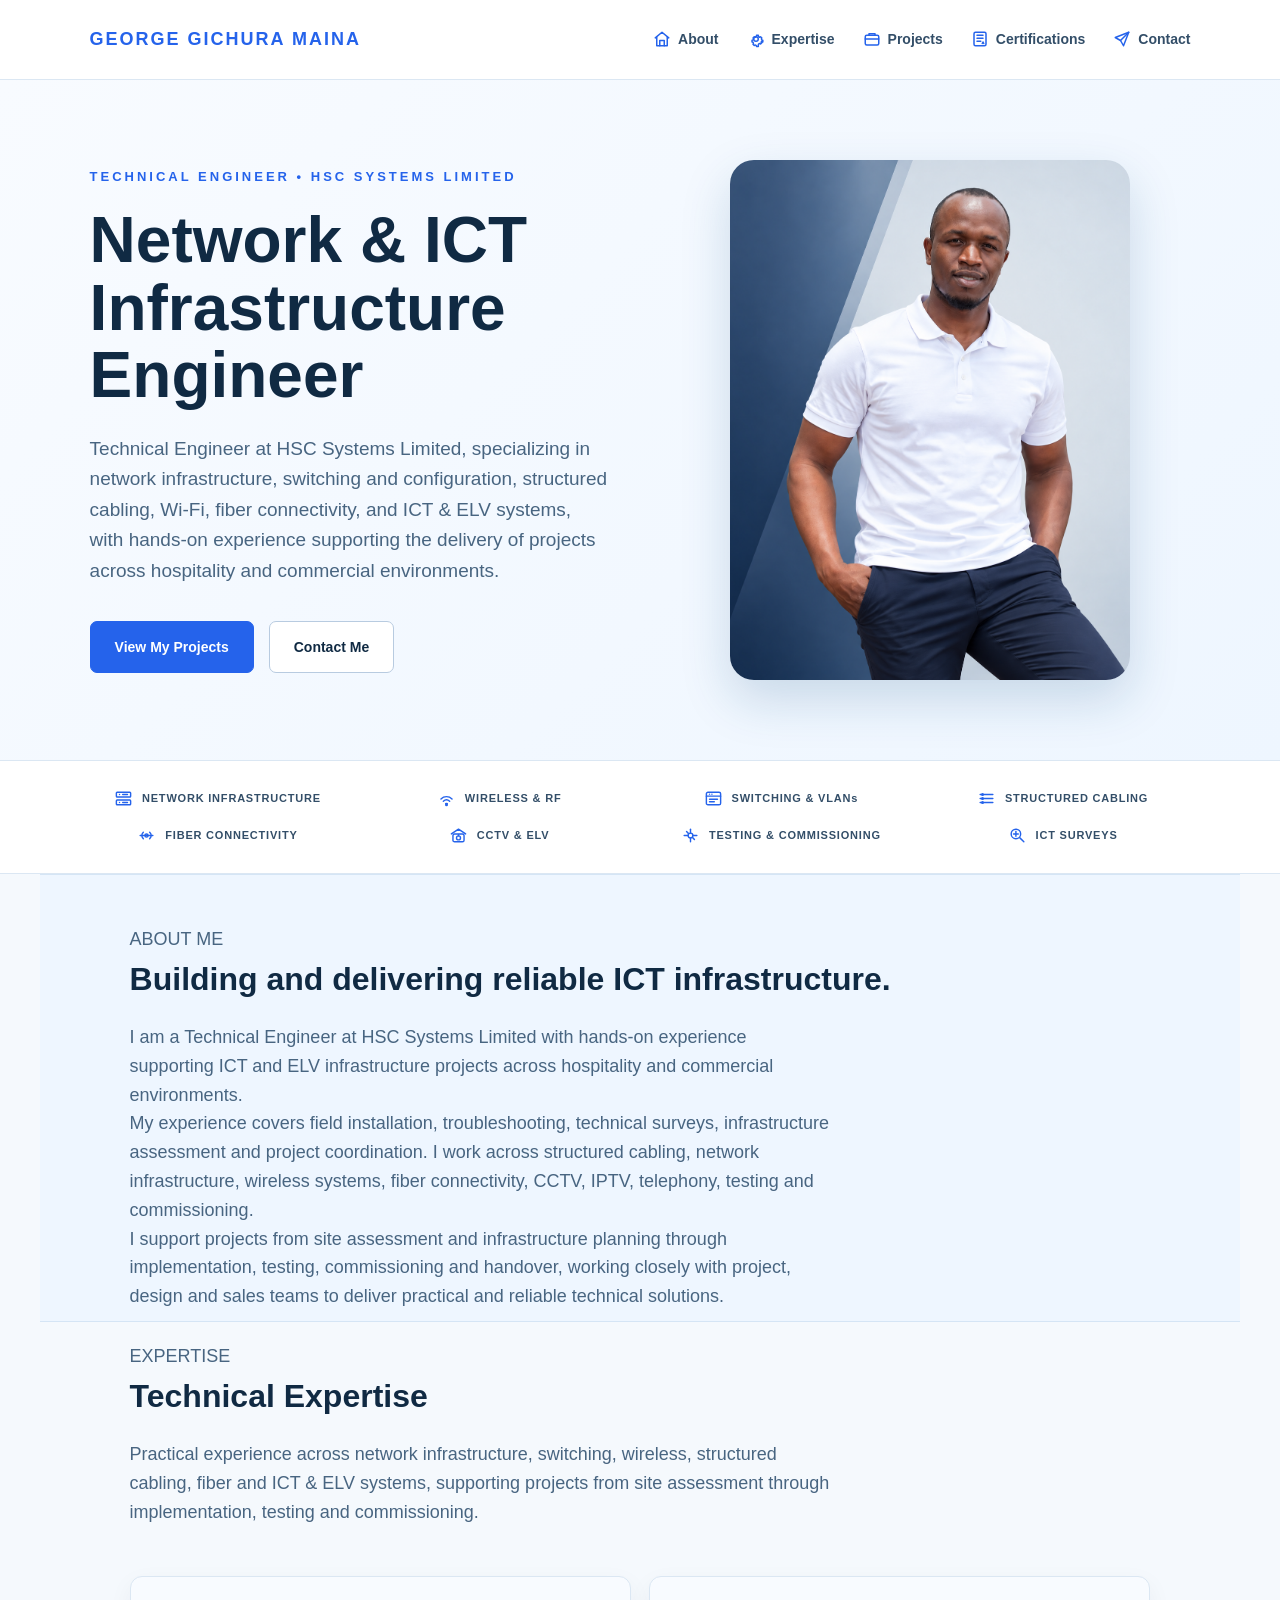
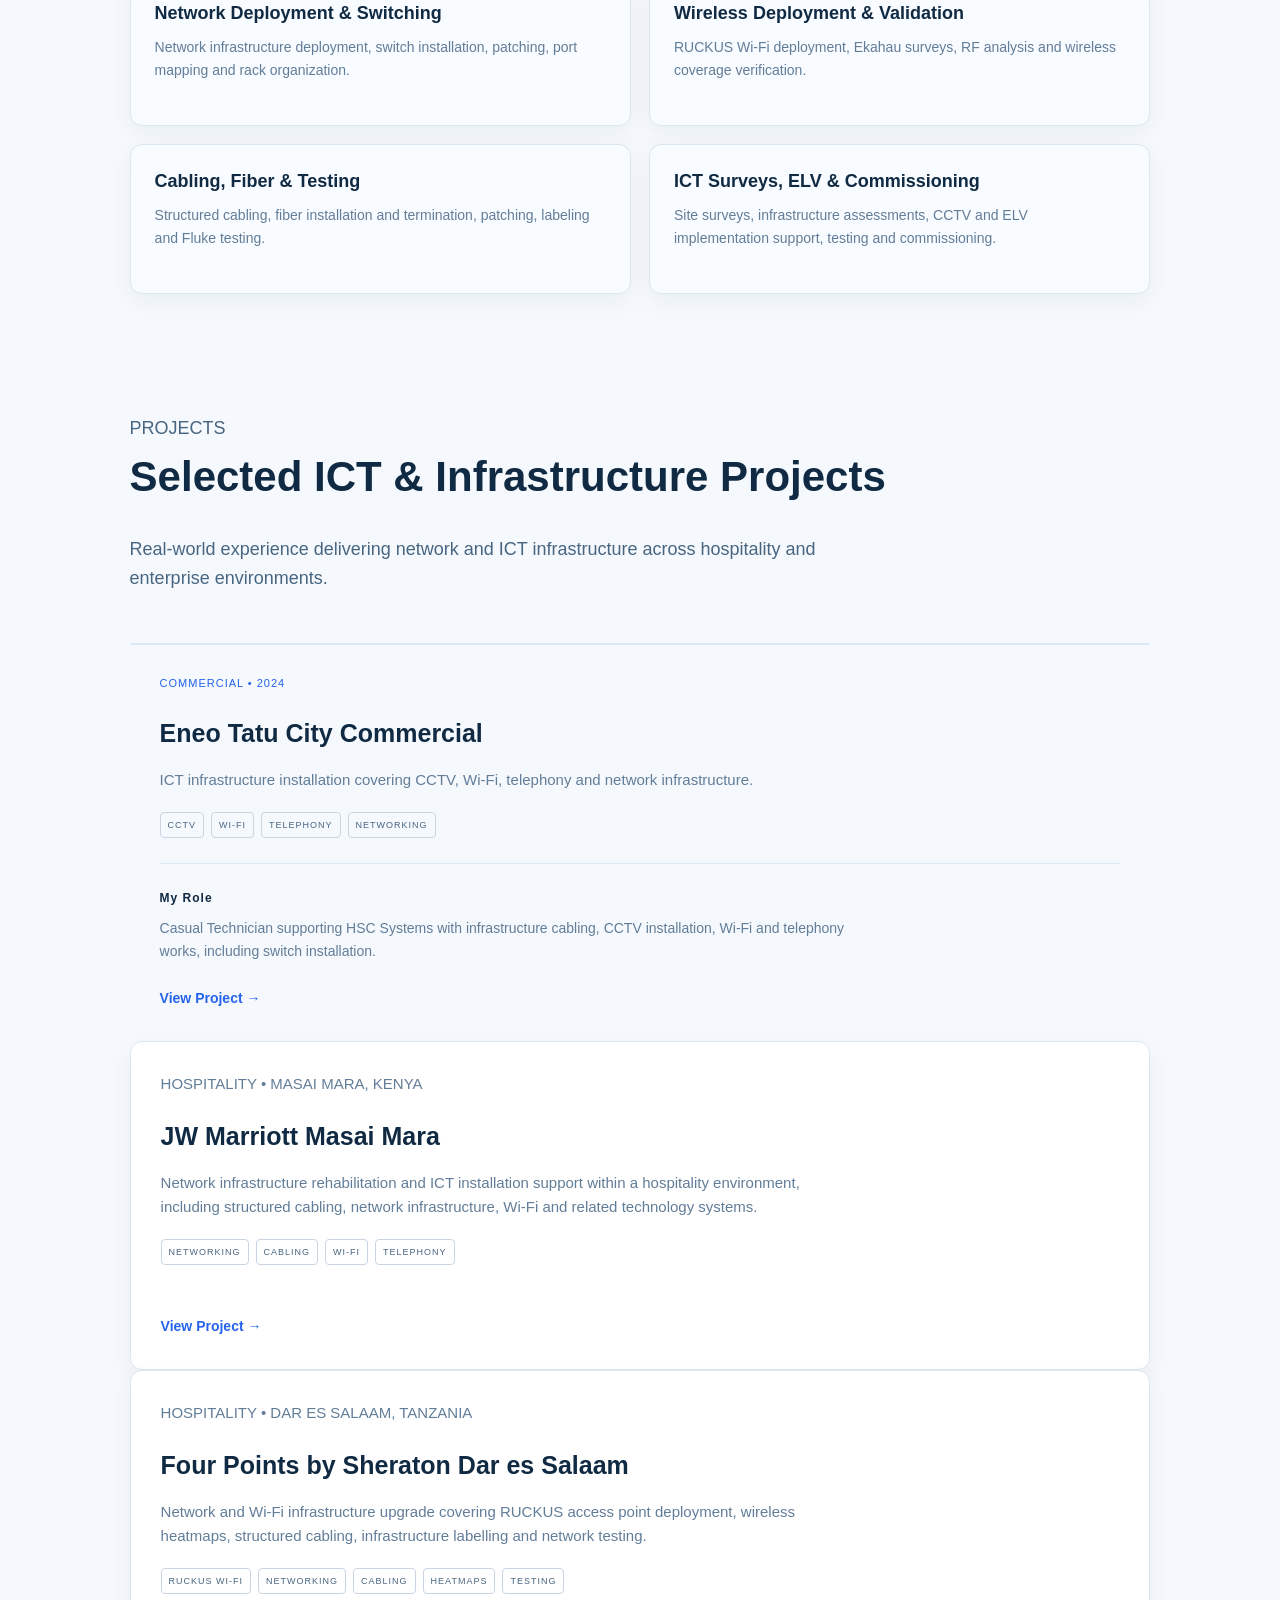
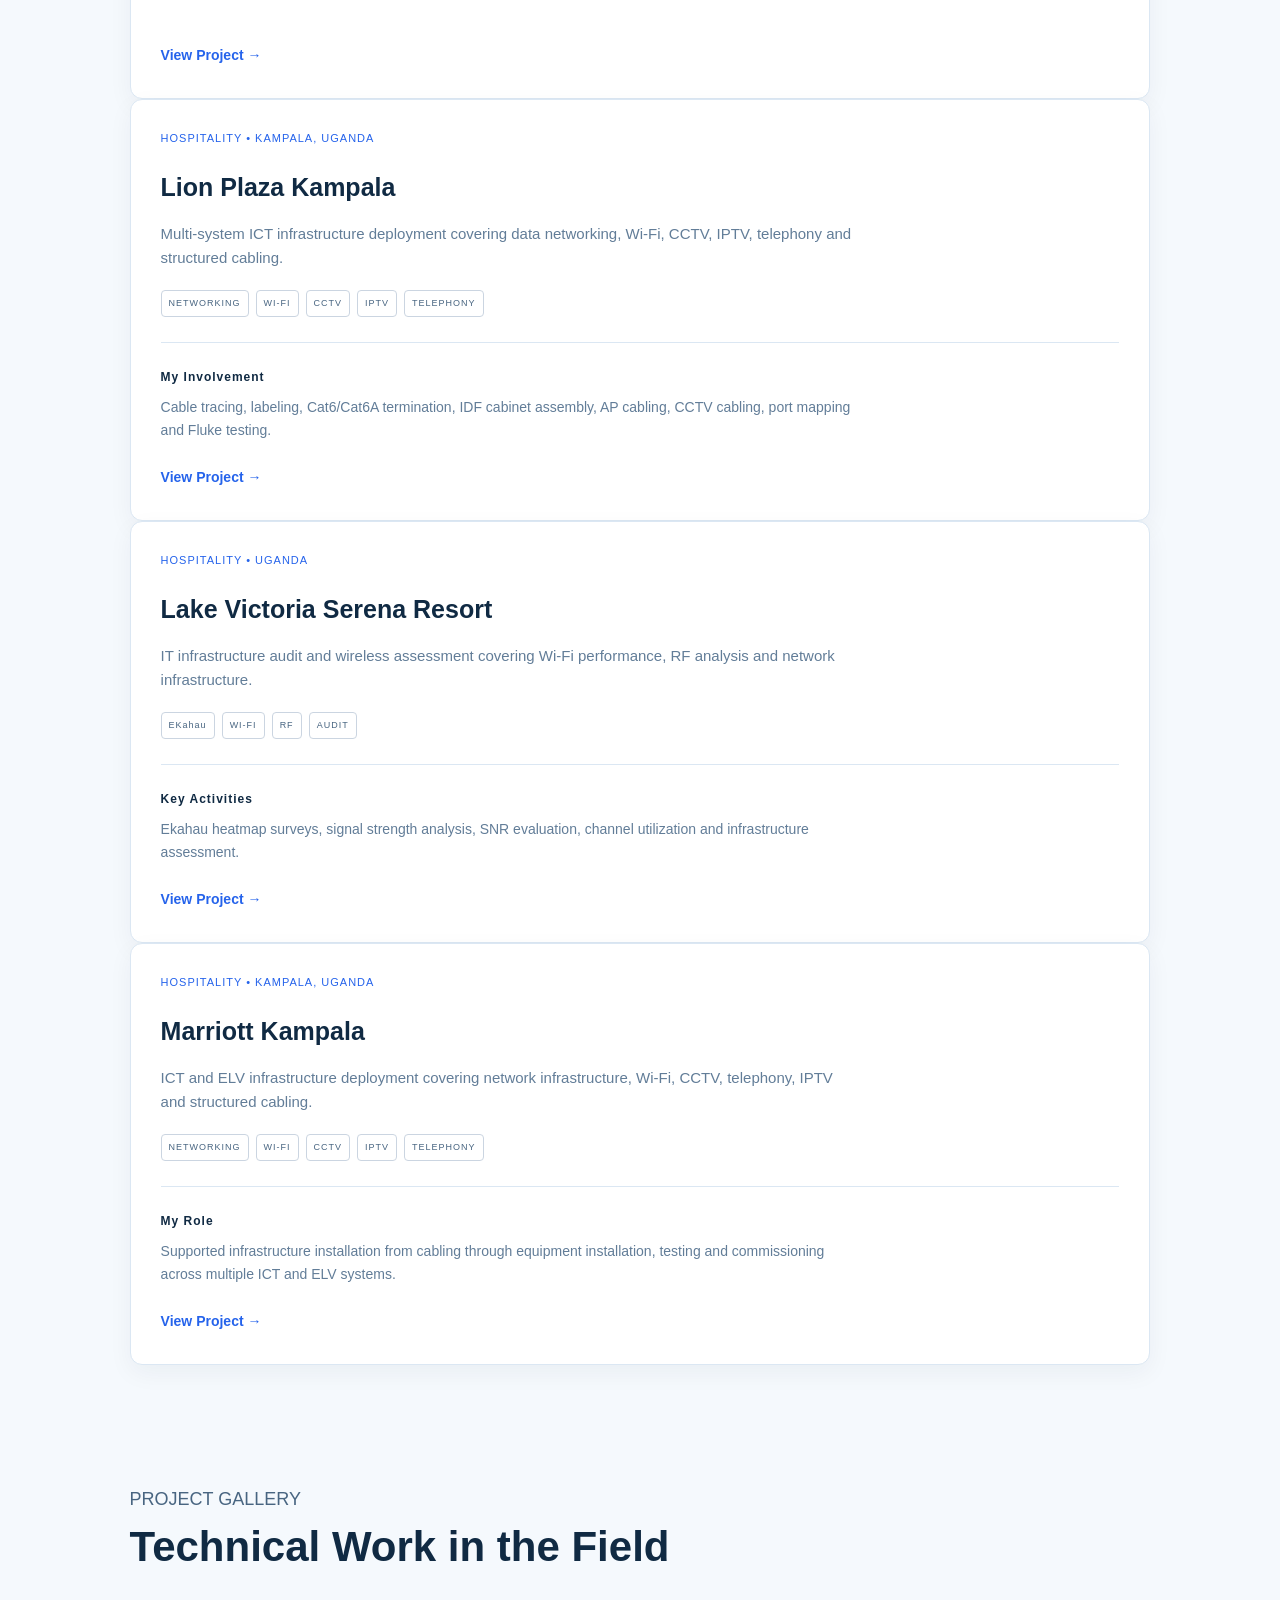
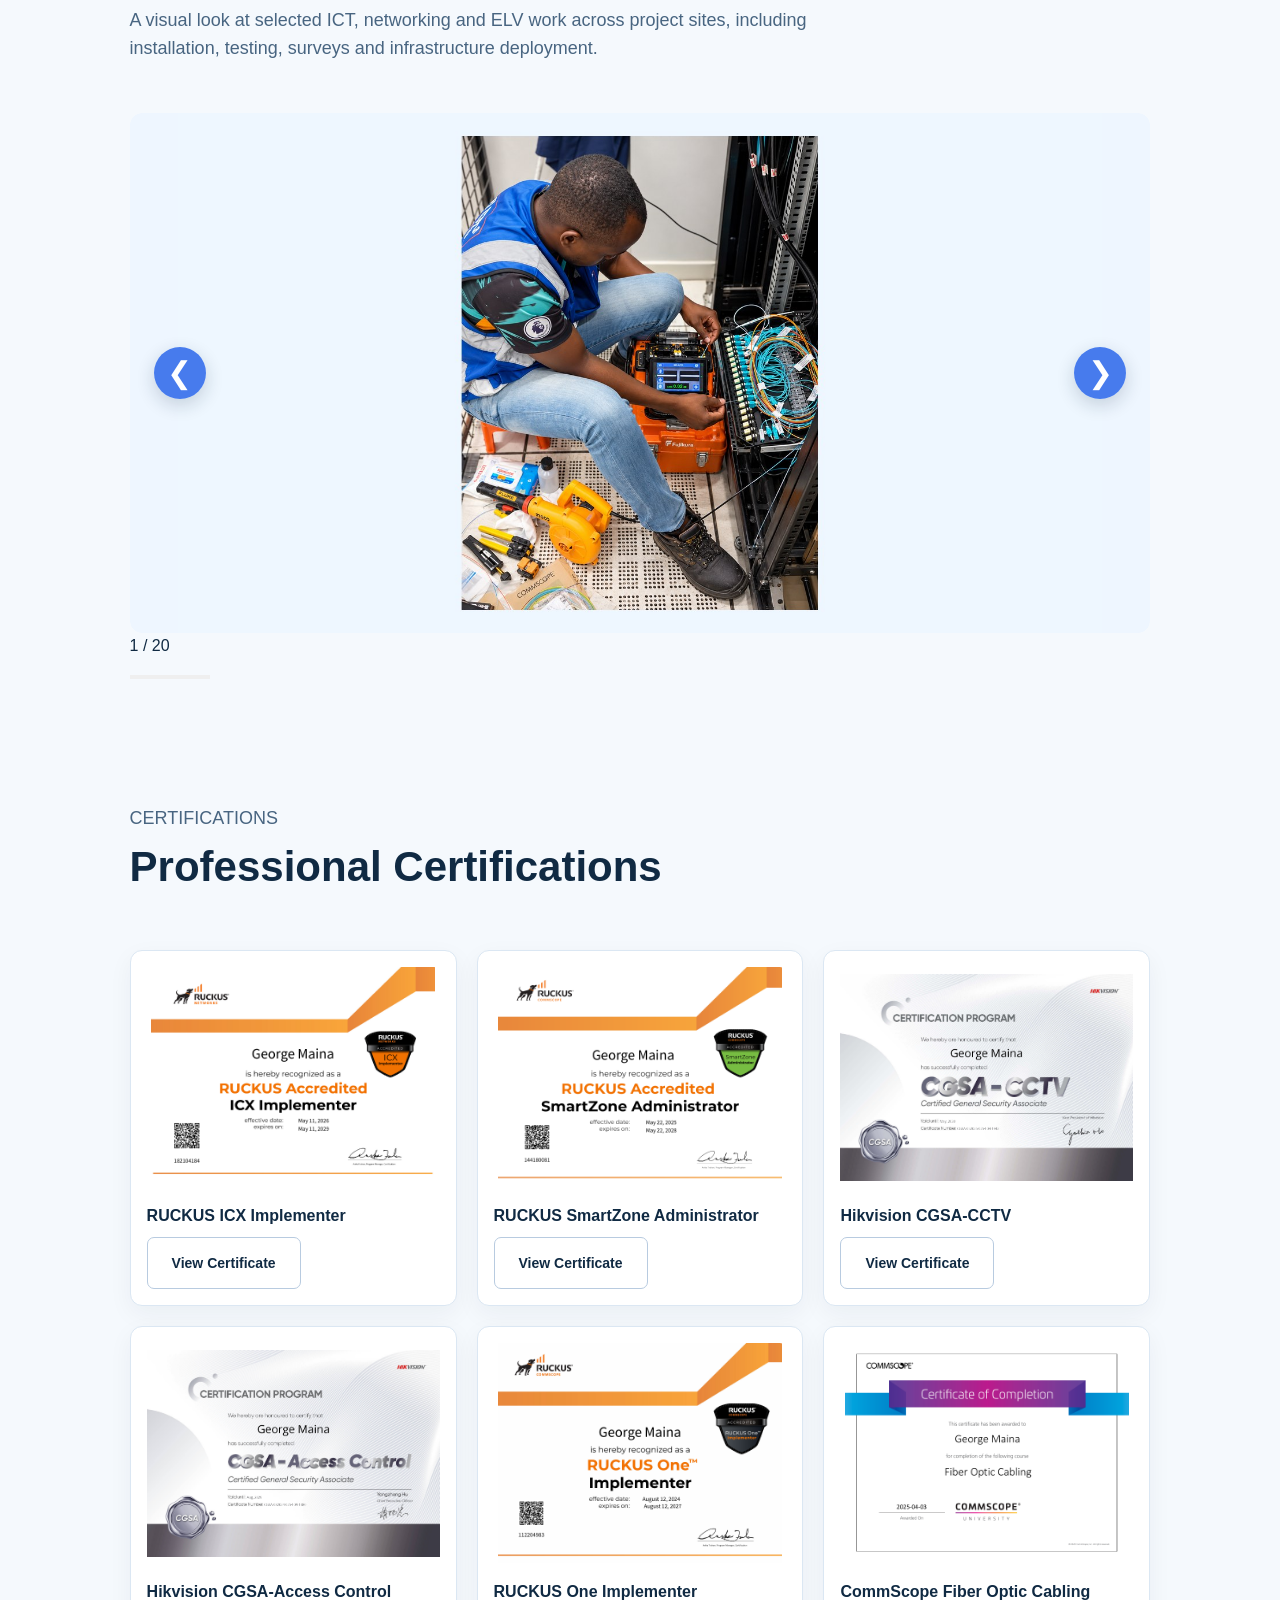
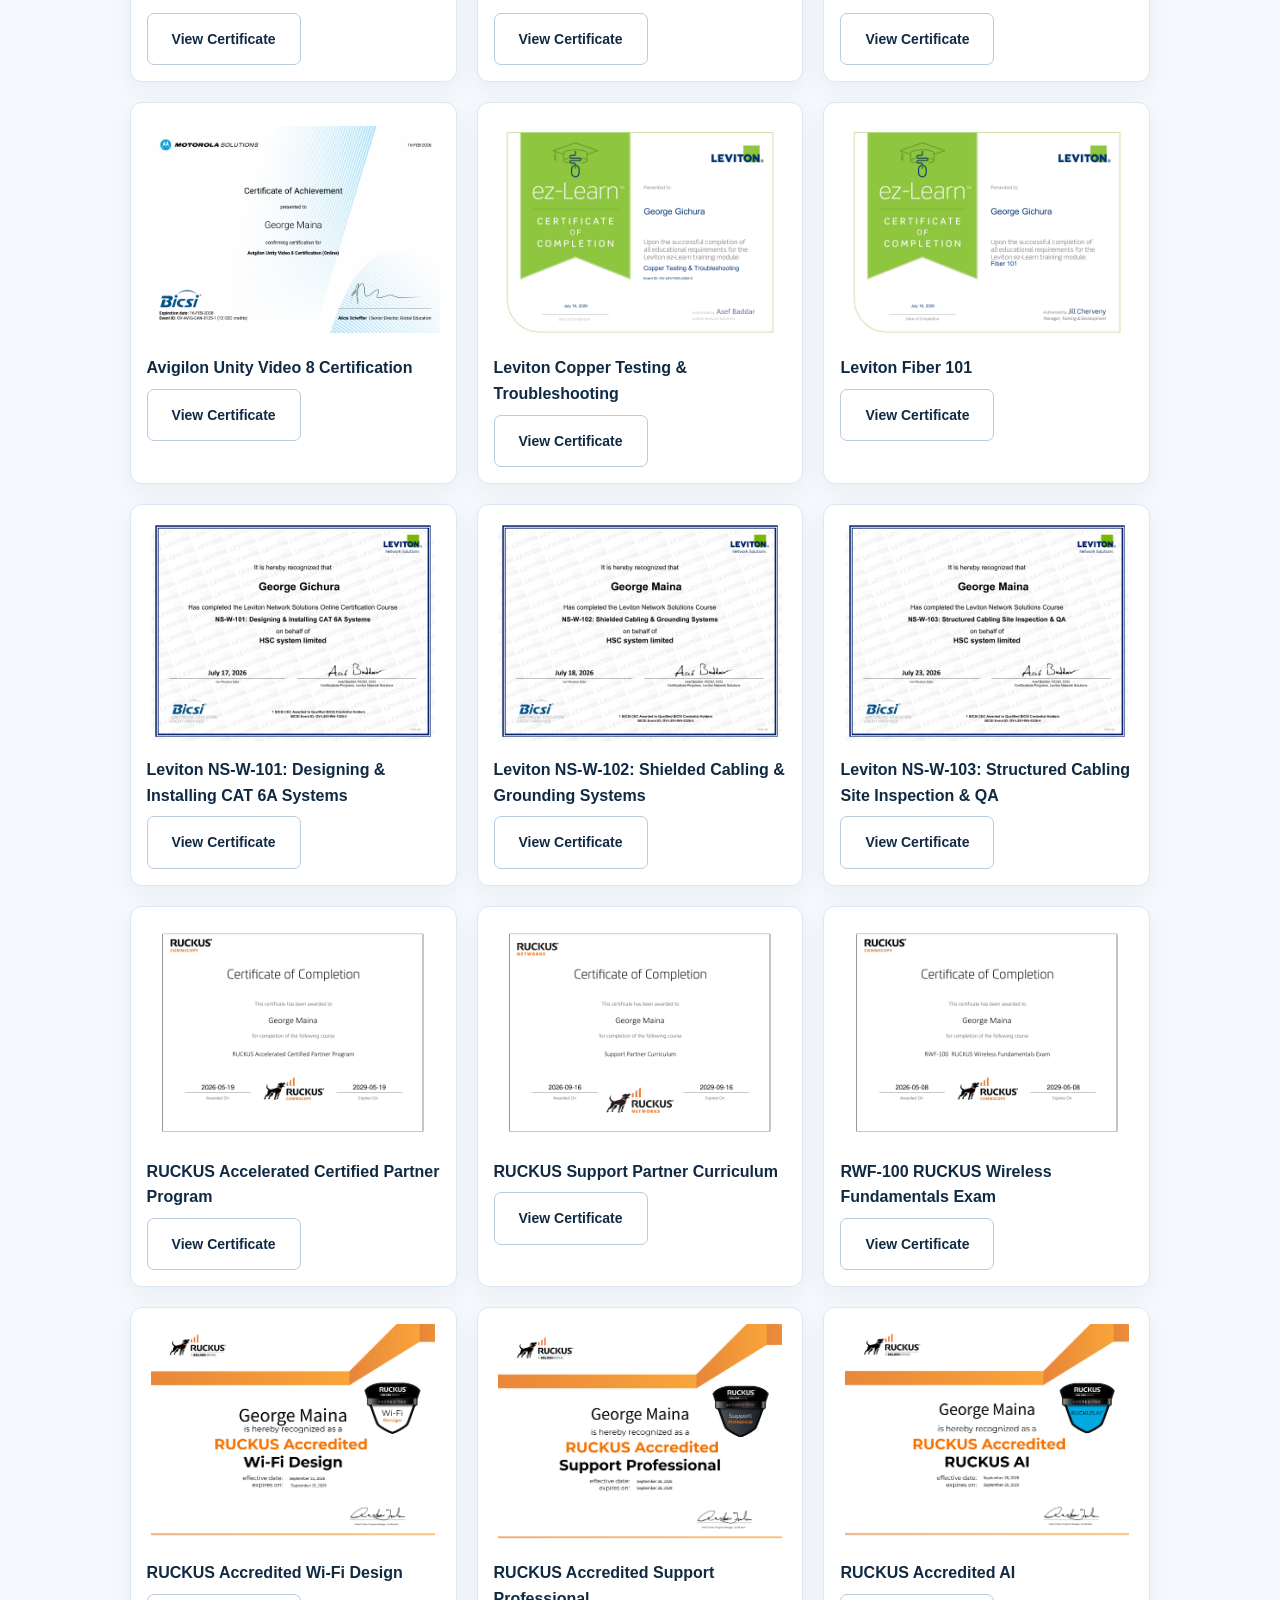
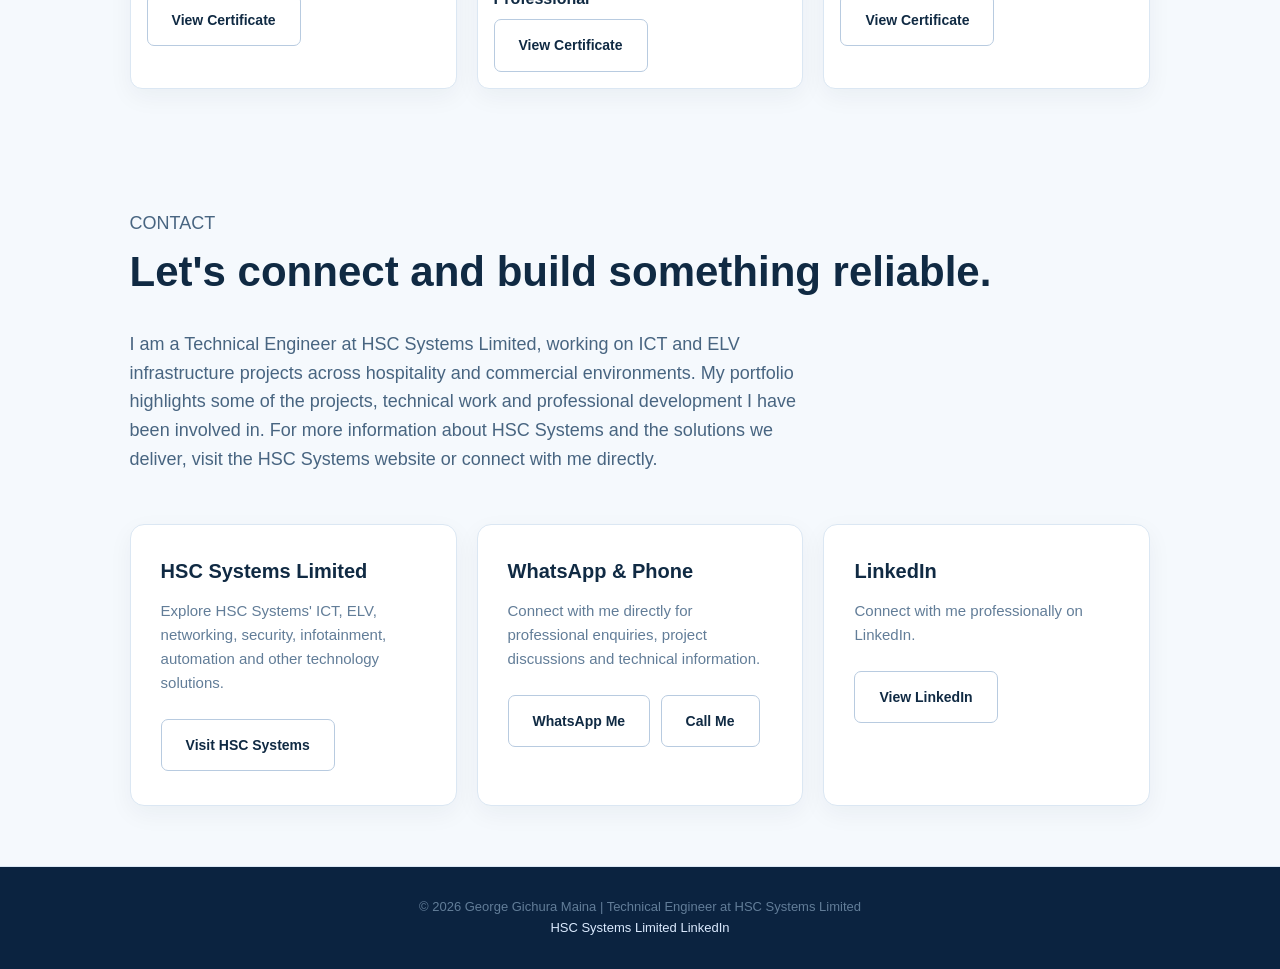
<file: index.html>
<!DOCTYPE html>
<html lang="en">

<head>

    <meta charset="UTF-8">

    <meta name="viewport" content="width=device-width, initial-scale=1.0">

    <title>George Gichura Maina | Network & ICT Infrastructure Engineer</title>
<link rel="icon" type="image/png" href="./images/favicon.png?v=3">
<link rel="shortcut icon" type="image/png" href="./images/favicon.png?v=3">
<meta name="description"
      content="George Gichura Maina is a Technical Engineer at HSC Systems Limited specializing in network infrastructure, switching and configuration, structured cabling, Wi-Fi, fiber connectivity and ICT & ELV systems.">

<meta name="keywords"
      content="George Gichura Maina, Network Engineer, ICT Engineer, HSC Systems, RUCKUS, switching, Wi-Fi, structured cabling, fiber, ICT ELV, network infrastructure">

<meta name="author"
      content="George Gichura Maina">
    <link rel="stylesheet" href="style.css">

</head>

<body>

    <!-- =========================
         NAVIGATION
         ========================= -->

    <header class="navbar">

        <div class="logo">
    GEORGE GICHURA MAINA
</div>

        <nav>

    <a href="#about">
        <svg class="nav-icon" viewBox="0 0 24 24" aria-hidden="true">
            <path d="M3 10.5 12 3l9 7.5"></path>
            <path d="M5 9.5V21h14V9.5"></path>
            <path d="M9 21v-7h6v7"></path>
        </svg>
        About
    </a>

    <a href="#expertise">
        <svg class="nav-icon" viewBox="0 0 24 24" aria-hidden="true">
            <circle cx="12" cy="12" r="3"></circle>
            <path d="M19.4 15a1.7 1.7 0 0 0 .3 1.9l.1.1-1.7 1.7-.1-.1a1.7 1.7 0 0 0-1.9-.3 1.7 1.7 0 0 0-1 1.5V22h-2.4v-.2a1.7 1.7 0 0 0-1-1.5 1.7 1.7 0 0 0-1.9.3l-.1.1L8 19l.1-.1a1.7 1.7 0 0 0 .3-1.9 1.7 1.7 0 0 0-1.5-1H6.7v-2.4h.2a1.7 1.7 0 0 0 1.5-1 1.7 1.7 0 0 0-.3-1.9L8 10.6l1.7-1.7.1.1a1.7 1.7 0 0 0 1.9.3 1.7 1.7 0 0 0 1-1.5V7h2.4v.8a1.7 1.7 0 0 0 1 1.5 1.7 1.7 0 0 0 1.9-.3l.1-.1 1.7 1.7-.1.1a1.7 1.7 0 0 0-.3 1.9 1.7 1.7 0 0 0 1.5 1h.2V16h-.8a1.7 1.7 0 0 0-1.5 1z"></path>
        </svg>
        Expertise
    </a>

    <a href="#projects">
        <svg class="nav-icon" viewBox="0 0 24 24" aria-hidden="true">
            <rect x="3" y="7" width="18" height="13" rx="2"></rect>
            <path d="M8 7V5h8v2"></path>
            <path d="M3 12h18"></path>
        </svg>
        Projects
    </a>

    <a href="#certifications">
        <svg class="nav-icon" viewBox="0 0 24 24" aria-hidden="true">
            <rect x="4" y="3" width="16" height="18" rx="2"></rect>
            <path d="M8 7h8"></path>
            <path d="M8 11h8"></path>
            <path d="M8 15h5"></path>
            <path d="m15 18 1-2 1 2"></path>
        </svg>
        Certifications
    </a>

    <a href="#contact">
        <svg class="nav-icon" viewBox="0 0 24 24" aria-hidden="true">
            <path d="M21 3 10 14"></path>
            <path d="m21 3-7 18-4-7-7-4 18-7Z"></path>
        </svg>
        Contact
    </a>

</nav>
    </header>


    <!-- =========================
         HERO SECTION
         ========================= -->

    <main>

        <section class="hero">

            <div class="hero-content">

                <p class="eyebrow">
    TECHNICAL ENGINEER • HSC SYSTEMS LIMITED
</p>

                <h1>
                    Network & ICT<br>
                    Infrastructure Engineer
                </h1>

                <p class="hero-description">
    Technical Engineer at HSC Systems Limited, specializing in
    network infrastructure, switching and configuration, structured
    cabling, Wi-Fi, fiber connectivity, and ICT &amp; ELV systems,
    with hands-on experience supporting the delivery of projects
    across hospitality and commercial environments.
</p>
                <div class="hero-buttons">

                    <a href="#projects" class="btn primary">
                        View My Projects
                    </a>

                    <a href="#contact" class="btn secondary">
                        Contact Me
                    </a>

                </div>

            </div>


            <div class="hero-visual">

    <img
        src="images/george-maina.png"
        alt="George Gichura Maina - ICT Technical Engineer"
        class="hero-image"
    >

</div>

        </section>


        <!-- =========================
             TECHNOLOGIES
             ========================= -->

        <section class="technology-bar">

    <div class="technology-item">
        <svg class="technology-icon" viewBox="0 0 24 24" aria-hidden="true">
            <rect x="3" y="4" width="18" height="6" rx="1"></rect>
            <rect x="3" y="14" width="18" height="6" rx="1"></rect>
            <path d="M7 7h.01"></path>
            <path d="M7 17h.01"></path>
            <path d="M11 7h6"></path>
            <path d="M11 17h6"></path>
        </svg>
        <span>NETWORK INFRASTRUCTURE</span>
    </div>

    <div class="technology-item">
        <svg class="technology-icon" viewBox="0 0 24 24" aria-hidden="true">
            <path d="M5 12.5a10 10 0 0 1 14 0"></path>
            <path d="M8 15.5a6 6 0 0 1 8 0"></path>
            <path d="M11 18.5a2 2 0 0 1 2 0"></path>
            <circle cx="12" cy="20" r="1"></circle>
        </svg>
        <span>WIRELESS &amp; RF</span>
    </div>

    <div class="technology-item">
        <svg class="technology-icon" viewBox="0 0 24 24" aria-hidden="true">
            <rect x="3" y="4" width="18" height="16" rx="2"></rect>
            <path d="M3 9h18"></path>
            <path d="M7 6.5h.01"></path>
            <path d="M10 6.5h.01"></path>
            <path d="M7 13h10"></path>
            <path d="M7 16h6"></path>
        </svg>
        <span>SWITCHING &amp; VLANs</span>
    </div>

    <div class="technology-item">
        <svg class="technology-icon" viewBox="0 0 24 24" aria-hidden="true">
            <path d="M4 7h16"></path>
            <path d="M4 12h16"></path>
            <path d="M4 17h16"></path>
            <circle cx="7" cy="7" r="1"></circle>
            <circle cx="7" cy="12" r="1"></circle>
            <circle cx="7" cy="17" r="1"></circle>
        </svg>
        <span>STRUCTURED CABLING</span>
    </div>

    <div class="technology-item">
        <svg class="technology-icon" viewBox="0 0 24 24" aria-hidden="true">
            <path d="M4 12h16"></path>
            <path d="M8 8c-2.5 2.5-2.5 5.5 0 8"></path>
            <path d="M16 8c2.5 2.5 2.5 5.5 0 8"></path>
            <circle cx="12" cy="12" r="2"></circle>
        </svg>
        <span>FIBER CONNECTIVITY</span>
    </div>

    <div class="technology-item">
        <svg class="technology-icon" viewBox="0 0 24 24" aria-hidden="true">
            <path d="M3 10l9-6 9 6"></path>
            <rect x="5" y="10" width="14" height="10" rx="2"></rect>
            <circle cx="12" cy="15" r="2.5"></circle>
            <path d="M12 12.5v-1.5"></path>
        </svg>
        <span>CCTV &amp; ELV</span>
    </div>

    <div class="technology-item">
        <svg class="technology-icon" viewBox="0 0 24 24" aria-hidden="true">
            <path d="M4 12h5"></path>
            <path d="M15 12h5"></path>
            <path d="M12 4v5"></path>
            <path d="M12 15v5"></path>
            <circle cx="12" cy="12" r="3"></circle>
            <path d="m7 7 2 2"></path>
            <path d="m15 15 2 2"></path>
        </svg>
        <span>TESTING &amp; COMMISSIONING</span>
    </div>

    <div class="technology-item">
        <svg class="technology-icon" viewBox="0 0 24 24" aria-hidden="true">
            <circle cx="10" cy="10" r="6"></circle>
            <path d="m15 15 5 5"></path>
            <path d="M7 10h6"></path>
            <path d="M10 7v6"></path>
        </svg>
        <span>ICT SURVEYS</span>
    </div>

</section>
        <!-- =========================
             ABOUT
             ========================= -->
        <section id="about" class="section">

            <p class="section-label">
    ABOUT ME
</p>

            <h2>
    Building and delivering reliable ICT infrastructure.
</h2>

<p>
    I am a Technical Engineer at HSC Systems Limited with hands-on
    experience supporting ICT and ELV infrastructure projects across
    hospitality and commercial environments.
</p>

<p>
    My experience covers field installation, troubleshooting, technical
    surveys, infrastructure assessment and project coordination. I work
    across structured cabling, network infrastructure, wireless systems,
    fiber connectivity, CCTV, IPTV, telephony, testing and commissioning.
</p>

<p>
    I support projects from site assessment and infrastructure planning
    through implementation, testing, commissioning and handover, working
    closely with project, design and sales teams to deliver practical
    and reliable technical solutions.
</p>

        </section>
        <!-- =========================
             EXPERTISE
             ========================= -->

       <section id="expertise" class="section">

    <p class="section-label">
        EXPERTISE
    </p>

    <h2>Technical Expertise</h2>

    <p class="section-intro">
        Practical experience across network infrastructure, switching,
        wireless, structured cabling, fiber and ICT &amp; ELV systems,
        supporting projects from site assessment through implementation,
        testing and commissioning.
    </p>

    <div class="expertise-grid">

        <div class="expertise-card">
            <h3>Network Deployment &amp; Switching</h3>
            <p>
                Network infrastructure deployment, switch installation,
                patching, port mapping and rack organization.
            </p>
        </div>

        <div class="expertise-card">
            <h3>Wireless Deployment &amp; Validation</h3>
            <p>
                RUCKUS Wi-Fi deployment, Ekahau surveys, RF analysis
                and wireless coverage verification.
            </p>
        </div>

        <div class="expertise-card">
            <h3>Cabling, Fiber &amp; Testing</h3>
            <p>
                Structured cabling, fiber installation and termination,
                patching, labeling and Fluke testing.
            </p>
        </div>

        <div class="expertise-card">
            <h3>ICT Surveys, ELV &amp; Commissioning</h3>
            <p>
                Site surveys, infrastructure assessments, CCTV and ELV
                implementation support, testing and commissioning.
            </p>
        </div>

    </div>

</section>

        </section>


        <!-- =========================
             PROJECTS
             ========================= -->

        <section id="projects" class="section">

    <p class="section-label">
    PROJECTS
</p>

    <h2>
    Selected ICT &amp; Infrastructure Projects
</h2>

    <p class="section-intro">
        Real-world experience delivering network and ICT
        infrastructure across hospitality and enterprise environments.
    </p>
<div class="project-card"></div>
    <div class="project-content">

        <p class="project-type">
            COMMERCIAL • 2024
        </p>

        <h3>
            Eneo Tatu City Commercial
        </h3>

        <p>
            ICT infrastructure installation covering CCTV,
            Wi-Fi, telephony and network infrastructure.
        </p>


        <div class="project-tags">

            <span>CCTV</span>
            <span>WI-FI</span>
            <span>TELEPHONY</span>
            <span>NETWORKING</span>

        </div>


        <div class="project-role">

            <strong>
                My Role
            </strong>

            <p>
                Casual Technician supporting HSC Systems
                with infrastructure cabling, CCTV installation,
                Wi-Fi and telephony works, including switch
                installation.
            </p>

        </div>


        <a href="projects/eneo-tatu.html" class="project-link">
    View Project →
</a>

    </div>

</article>

 <!-- JW MARRIOTT MASAI MARA -->

<article class="project-card">


    <div class="project-content">

        <p class="project-category">
            HOSPITALITY • MASAI MARA, KENYA
        </p>

        <h3>JW Marriott Masai Mara</h3>

        <p>
            Network infrastructure rehabilitation and ICT installation
            support within a hospitality environment, including structured
            cabling, network infrastructure, Wi-Fi and related technology
            systems.
        </p>

        <div class="project-tags">
            <span>NETWORKING</span>
            <span>CABLING</span>
            <span>WI-FI</span>
            <span>TELEPHONY</span>
        </div>

        <div class="project-divider"></div>

        <a href="projects/jw-marriott-masai-mara.html" class="project-link">
            View Project →
        </a>

    </div>

</article>
<!-- FOUR POINTS BY SHERATON DAR ES SALAAM -->

<article class="project-card">

    <div class="project-content">

        <p class="project-category">
            HOSPITALITY • DAR ES SALAAM, TANZANIA
        </p>

        <h3>
            Four Points by Sheraton Dar es Salaam
        </h3>

        <p>
            Network and Wi-Fi infrastructure upgrade covering
            RUCKUS access point deployment, wireless heatmaps,
            structured cabling, infrastructure labelling and
            network testing.
        </p>

        <div class="project-tags">
            <span>RUCKUS WI-FI</span>
            <span>NETWORKING</span>
            <span>CABLING</span>
            <span>HEATMAPS</span>
            <span>TESTING</span>
        </div>

        <div class="project-divider"></div>

        <a href="projects/four-points-dar-es-salaam.html" class="project-link">
            View Project →
        </a>

    </div>

</article>

<!-- LION PLAZA -->

        <article class="project-card">


            <div class="project-content">

                <p class="project-type">
                    HOSPITALITY • KAMPALA, UGANDA
                </p>

                <h3>
                    Lion Plaza Kampala
                </h3>

                <p>
                    Multi-system ICT infrastructure deployment
                    covering data networking, Wi-Fi, CCTV, IPTV,
                    telephony and structured cabling.
                </p>


                <div class="project-tags">

                    <span>NETWORKING</span>
                    <span>WI-FI</span>
                    <span>CCTV</span>
                    <span>IPTV</span>
                    <span>TELEPHONY</span>

                </div>


                <div class="project-role">

                    <strong>
                        My Involvement
                    </strong>

                    <p>
                        Cable tracing, labeling, Cat6/Cat6A
                        termination, IDF cabinet assembly,
                        AP cabling, CCTV cabling, port mapping
                        and Fluke testing.
                    </p>

                </div>


                <a href="projects/lion-plaza-kampala.html" class="project-link">
    View Project →
</a>

            </div>

        </article>


        <!-- LAKE VICTORIA SERENA -->

        <article class="project-card">
            <div class="project-content">

                <p class="project-type">
                    HOSPITALITY • UGANDA
                </p>

                <h3>
                    Lake Victoria Serena Resort
                </h3>

                <p>
                    IT infrastructure audit and wireless
                    assessment covering Wi-Fi performance,
                    RF analysis and network infrastructure.
                </p>


                <div class="project-tags">

                    <span>EKahau</span>
                    <span>WI-FI</span>
                    <span>RF</span>
                    <span>AUDIT</span>

                </div>


                <div class="project-role">

                    <strong>
                        Key Activities
                    </strong>

                    <p>
                        Ekahau heatmap surveys, signal strength
                        analysis, SNR evaluation, channel
                        utilization and infrastructure assessment.
                    </p>

                </div>


                <a href="projects/ict-surveys-serena.html" class="project-link">
    View Project →
</a>

            </div>

        </article>
        <!-- MARRIOTT KAMPALA -->

        <article class="project-card">

            <div class="project-content">

                <p class="project-type">
                    HOSPITALITY • KAMPALA, UGANDA
                </p>

                <h3>
                    Marriott Kampala
                </h3>

                <p>
                    ICT and ELV infrastructure deployment covering
                    network infrastructure, Wi-Fi, CCTV, telephony,
                    IPTV and structured cabling.
                </p>

                <div class="project-tags">

                    <span>NETWORKING</span>
                    <span>WI-FI</span>
                    <span>CCTV</span>
                    <span>IPTV</span>
                    <span>TELEPHONY</span>

                </div>

                <div class="project-role">

                    <strong>
                        My Role
                    </strong>

                    <p>
                        Supported infrastructure installation from
                        cabling through equipment installation,
                        testing and commissioning across multiple
                        ICT and ELV systems.
                    </p>

                </div>

                <a href="projects/marriott-kampala.html" class="project-link">
                    View Project →
                </a>

            </div>

        </article>

    </div>

</section>

<!-- =========================
     PROJECT GALLERY
     ========================= -->

<section id="gallery" class="section">

    <p class="section-label">
    PROJECT GALLERY
</p>
    <h2>Technical Work in the Field</h2>

    <p class="section-intro">
        A visual look at selected ICT, networking and ELV work across
        project sites, including installation, testing, surveys and
        infrastructure deployment.
    </p>

    <div class="gallery-container">

        <div class="gallery-stage">

    <button
        type="button"
        class="gallery-button gallery-prev"
        id="galleryPrev"
        aria-label="Previous image">
        &#10094;
    </button>

    <img
        id="galleryImage"
        class="gallery-image"
        src=""
        alt="Technical work in the field">

    <button
        type="button"
        class="gallery-button gallery-next"
        id="galleryNext"
        aria-label="Next image">
        &#10095;
    </button>

</div>

        </div>

        <div class="gallery-footer">

            <span id="galleryCounter">1 / 20</span>

            <div
                class="gallery-dots"
                id="galleryDots">
            </div>

        </div>

    </div>

</section>


        <!-- =========================
             CERTIFICATIONS
             ========================= -->

        <section id="certifications" class="section">

            <p class="section-label">
    CERTIFICATIONS
</p>

            <h2>
                Professional Certifications
            </h2>
<div class="expertise-grid certificates-grid">
    <div class="expertise-card certificate-card">
        <img src="images/Projects/certificates/previews/01_RUCKUS_ICX_Implementer.png" alt="RUCKUS ICX Implementer" class="certificate-image">
        <h3>RUCKUS ICX Implementer</h3>
        <a href="images/Projects/certificates/pdf/01_RUCKUS_ICX_Implementer.pdf" target="_blank" class="btn secondary">View Certificate</a>
    </div>

    <div class="expertise-card certificate-card">
        <img src="images/Projects/certificates/previews/02_RUCKUS_SmartZone_Administrator.png" alt="RUCKUS SmartZone Administrator" class="certificate-image">
        <h3>RUCKUS SmartZone Administrator</h3>
        <a href="images/Projects/certificates/pdf/02_RUCKUS_SmartZone_Administrator.pdf" target="_blank" class="btn secondary">View Certificate</a>
    </div>

    <div class="expertise-card certificate-card">
        <img src="images/Projects/certificates/previews/03_Hikvision_CGSA_CCTV.png" alt="Hikvision CGSA-CCTV" class="certificate-image">
        <h3>Hikvision CGSA-CCTV</h3>
        <a href="images/Projects/certificates/pdf/03_Hikvision_CGSA_CCTV.pdf" target="_blank" class="btn secondary">View Certificate</a>
    </div>

    <div class="expertise-card certificate-card">
        <img src="images/Projects/certificates/previews/04_Hikvision_CGSA_Access_Control.png" alt="Hikvision CGSA-Access Control" class="certificate-image">
        <h3>Hikvision CGSA-Access Control</h3>
        <a href="images/Projects/certificates/pdf/04_Hikvision_CGSA_Access_Control.pdf" target="_blank" class="btn secondary">View Certificate</a>
    </div>

    <div class="expertise-card certificate-card">
        <img src="images/Projects/certificates/previews/05_RUCKUS_One_Implementer.png" alt="RUCKUS One Implementer" class="certificate-image">
        <h3>RUCKUS One Implementer</h3>
        <a href="images/Projects/certificates/pdf/05_RUCKUS_One_Implementer.pdf" target="_blank" class="btn secondary">View Certificate</a>
    </div>

    <div class="expertise-card certificate-card">
        <img src="images/Projects/certificates/previews/06_CommScope_Fiber_Optic_Cabling.png" alt="CommScope Fiber Optic Cabling" class="certificate-image">
        <h3>CommScope Fiber Optic Cabling</h3>
        <a href="images/Projects/certificates/pdf/06_CommScope_Fiber_Optic_Cabling.pdf" target="_blank" class="btn secondary">View Certificate</a>
    </div>

    <div class="expertise-card certificate-card">
        <img src="images/Projects/certificates/previews/07_Avigilon_Unity_Video_8.png" alt="Avigilon Unity Video 8 Certification" class="certificate-image">
        <h3>Avigilon Unity Video 8 Certification</h3>
        <a href="images/Projects/certificates/pdf/07_Avigilon_Unity_Video_8.pdf" target="_blank" class="btn secondary">View Certificate</a>
    </div>

    <div class="expertise-card certificate-card">
        <img src="images/Projects/certificates/previews/08_Leviton_Copper_Testing_Troubleshooting.png" alt="Leviton Copper Testing & Troubleshooting" class="certificate-image">
        <h3>Leviton Copper Testing & Troubleshooting</h3>
        <a href="images/Projects/certificates/pdf/08_Leviton_Copper_Testing_Troubleshooting.pdf" target="_blank" class="btn secondary">View Certificate</a>
    </div>

    <div class="expertise-card certificate-card">
        <img src="images/Projects/certificates/previews/09_Leviton_Fiber_101.png" alt="Leviton Fiber 101" class="certificate-image">
        <h3>Leviton Fiber 101</h3>
        <a href="images/Projects/certificates/pdf/09_Leviton_Fiber_101.pdf" target="_blank" class="btn secondary">View Certificate</a>
    </div>

    <div class="expertise-card certificate-card">
        <img src="images/Projects/certificates/previews/10_Leviton_NS-W-101_CAT6A.png" alt="Leviton NS-W-101: Designing & Installing CAT 6A Systems" class="certificate-image">
        <h3>Leviton NS-W-101: Designing & Installing CAT 6A Systems</h3>
        <a href="images/Projects/certificates/pdf/10_Leviton_NS-W-101_CAT6A.pdf" target="_blank" class="btn secondary">View Certificate</a>
    </div>

    <div class="expertise-card certificate-card">
        <img src="images/Projects/certificates/previews/11_Leviton_NS-W-102_Shielded_Cabling.png" alt="Leviton NS-W-102: Shielded Cabling & Grounding Systems" class="certificate-image">
        <h3>Leviton NS-W-102: Shielded Cabling & Grounding Systems</h3>
        <a href="images/Projects/certificates/pdf/11_Leviton_NS-W-102_Shielded_Cabling.pdf" target="_blank" class="btn secondary">View Certificate</a>
    </div>

    <div class="expertise-card certificate-card">
        <img src="images/Projects/certificates/previews/12_Leviton_NS-W-103_Structured_Cabling_QA.png" alt="Leviton NS-W-103: Structured Cabling Site Inspection & QA" class="certificate-image">
        <h3>Leviton NS-W-103: Structured Cabling Site Inspection & QA</h3>
        <a href="images/Projects/certificates/pdf/12_Leviton_NS-W-103_Structured_Cabling_QA.pdf" target="_blank" class="btn secondary">View Certificate</a>
    </div>

    <div class="expertise-card certificate-card">
        <img src="images/Projects/certificates/previews/13_RUCKUS_Accelerated_Certified_Partner_Program.png" alt="RUCKUS Accelerated Certified Partner Program" class="certificate-image">
        <h3>RUCKUS Accelerated Certified Partner Program</h3>
        <a href="images/Projects/certificates/pdf/13_RUCKUS_Accelerated_Certified_Partner_Program.pdf" target="_blank" class="btn secondary">View Certificate</a>
    </div>

    <div class="expertise-card certificate-card">
        <img src="images/Projects/certificates/previews/14_RUCKUS_Support_Partner_Curriculum.png" alt="RUCKUS Support Partner Curriculum" class="certificate-image">
        <h3>RUCKUS Support Partner Curriculum</h3>
        <a href="images/Projects/certificates/pdf/14_RUCKUS_Support_Partner_Curriculum.pdf" target="_blank" class="btn secondary">View Certificate</a>
    </div>

    <div class="expertise-card certificate-card">
        <img src="images/Projects/certificates/previews/15_RWF-100_RUCKUS_Wireless_Fundamentals.png" alt="RWF-100 RUCKUS Wireless Fundamentals Exam" class="certificate-image">
        <h3>RWF-100 RUCKUS Wireless Fundamentals Exam</h3>
        <a href="images/Projects/certificates/pdf/15_RWF-100_RUCKUS_Wireless_Fundamentals.pdf" target="_blank" class="btn secondary">View Certificate</a>
    </div>
 <!-- 16. RUCKUS Accredited Wi-Fi Design -->
<div class="expertise-card certificate-card">
    <img src="images/Projects/certificates/previews/16_RUCKUS_Accredited_WiFi_Design.png"
         alt="RUCKUS Accredited Wi-Fi Design"
         class="certificate-image">
    <h3>RUCKUS Accredited Wi-Fi Design</h3>
    <a href="images/Projects/certificates/pdf/16_RUCKUS_Accredited_WiFi_Design.pdf"
       target="_blank"
       class="btn secondary">View Certificate</a>
</div>
    <!-- 17. RUCKUS Accredited Support Professional -->
    <div class="expertise-card certificate-card">
        <img src="images/Projects/certificates/previews/17_RUCKUS_Accredited_Support_Professional.png" alt="RUCKUS Accredited Support Professional" class="certificate-image">
        <h3>RUCKUS Accredited Support Professional</h3>
        <a href="images/Projects/certificates/pdf/17_RUCKUS_Accredited_Support_Professional.pdf" target="_blank" class="btn secondary">View Certificate</a>
    </div>

    <!-- 18. RUCKUS Accredited AI -->
    <div class="expertise-card certificate-card">
        <img src="images/Projects/certificates/previews/18_RUCKUS_Accredited_AI.png" alt="RUCKUS Accredited AI" class="certificate-image">
        <h3>RUCKUS Accredited AI</h3>
        <a href="images/Projects/certificates/pdf/18_RUCKUS_Accredited_AI.pdf" target="_blank" class="btn secondary">View Certificate</a>
 </div>
</div>
</section>

        <!-- =========================
             CONTACT
             ========================= -->

<section id="contact" class="section">

    <p class="section-label">
    CONTACT
</p>

    <h2>
        Let's connect and build something reliable.
    </h2>

    <p class="section-intro">
    I am a Technical Engineer at HSC Systems Limited, working on ICT
    and ELV infrastructure projects across hospitality and commercial
    environments. My portfolio highlights some of the projects,
    technical work and professional development I have been involved in.
    For more information about HSC Systems and the solutions we deliver,
    visit the HSC Systems website or connect with me directly.
</p>

    <div class="contact-grid">

        <div class="contact-card">
    <h3>HSC Systems Limited</h3>
    <p>
        Explore HSC Systems' ICT, ELV, networking, security, infotainment,
        automation and other technology solutions.
    </p>
    <a href="https://www.hsc.co.ke/"
       target="_blank"
       class="btn secondary">
        Visit HSC Systems
    </a>
</div><div class="contact-card">
    <h3>WhatsApp & Phone</h3>

    <p>
        Connect with me directly for professional enquiries,
        project discussions and technical information.
    </p>

    <a href="https://wa.me/254724669975"
       target="_blank"
       class="btn secondary">
        WhatsApp Me
    </a>

    <a href="tel:+254724669975"
       class="btn secondary">
        Call Me
    </a>
</div>
        <div class="contact-card">
            <h3>LinkedIn</h3>
            <p>
                Connect with me professionally on LinkedIn.
            </p>
            <a href="https://www.linkedin.com/in/george-gichura-5b040120a"
               target="_blank"
               class="btn secondary">
                View LinkedIn
            </a>
        </div>

    </div>

</section>
    </main>


    <!-- =========================
         FOOTER
         ========================= -->

    <footer>
    <p>
        © 2026 George Gichura Maina | Technical Engineer at HSC Systems Limited
    </p>

    <p>
        <a href="https://www.hsc.co.ke/" target="_blank">
            HSC Systems Limited
        </a>
        
        <a href="https://www.linkedin.com/in/george-gichura-5b040120"
           target="_blank">
            LinkedIn
        </a>
    </p>
</footer>

<script>
    const galleryImages = [
    "01_fiber_splicing.jpg",
    "02_structured_cabling.jpg",
    "03_hsc_project_showcase.jpg",
    "04_hsc_engineer_site.jpg",
    "05_ekahau_wifi_survey.jpg",
    "06_ekahau_sidekick.jpg",
    "07_project_site.jpg",
    "08_hospitality_environment.jpg",
    "09_hsc_team_technical_support.jpg",
    "10_wifi_access_point_installation.jpg",
    "11_wifi_access_point_mounting.jpg",
    "12_wifi_access_point_installation_detail.jpg",
    "13_network_rack_patching.jpg",
    "14_network_rack_patching_02.jpg",
    "15_hsc_engineer_portrait.jpg",
    "16_server_room_engineer.jpg",
    "17_marriott_field_installation.jpg",
    "18_hsc_project_team.jpg",
    "19_network_testing_tools.jpg",
    "20_network_engineering_server_room.jpg"
];

    const galleryContainer = document.querySelector(".gallery-container");
    const galleryImage = document.getElementById("galleryImage");
    const galleryPrev = document.getElementById("galleryPrev");
    const galleryNext = document.getElementById("galleryNext");
    const galleryCounter = document.getElementById("galleryCounter");
    const galleryDots = document.getElementById("galleryDots");

    let currentGalleryIndex = 0;
    let galleryTimer;

    function updateGallery() {

        const imageName = galleryImages[currentGalleryIndex];

        galleryImage.style.opacity = "0";

        setTimeout(() => {

            galleryImage.src =
                "images/Projects/Eneo%203City/Gallery/" + imageName;

            galleryImage.alt =
                "ICT infrastructure project work - image " +
                (currentGalleryIndex + 1);

            galleryImage.style.opacity = "1";

        }, 120);

        galleryCounter.textContent =
            (currentGalleryIndex + 1) +
            " / " +
            galleryImages.length;

        document.querySelectorAll(".gallery-dot").forEach((dot, index) => {

            dot.classList.toggle(
                "active",
                index === currentGalleryIndex
            );

        });
    }

    function nextGalleryImage() {

        currentGalleryIndex++;

        if (currentGalleryIndex >= galleryImages.length) {
            currentGalleryIndex = 0;
        }

        updateGallery();
    }

    function previousGalleryImage() {

        currentGalleryIndex--;

        if (currentGalleryIndex < 0) {
            currentGalleryIndex = galleryImages.length - 1;
        }

        updateGallery();
    }

    function startGalleryAutoSlide() {

        clearInterval(galleryTimer);

        galleryTimer = setInterval(() => {

            nextGalleryImage();

        }, 4000);
    }

    function stopGalleryAutoSlide() {

        clearInterval(galleryTimer);
    }

    galleryImages.forEach((image, index) => {

        const dot = document.createElement("button");

        dot.type = "button";
        dot.className = "gallery-dot";

        dot.setAttribute(
            "aria-label",
            "View gallery image " + (index + 1)
        );

        dot.addEventListener("click", () => {

            currentGalleryIndex = index;

            updateGallery();

            startGalleryAutoSlide();

        });

        galleryDots.appendChild(dot);
    });

    galleryPrev.addEventListener("click", () => {

        previousGalleryImage();

        startGalleryAutoSlide();

    });

    galleryNext.addEventListener("click", () => {

        nextGalleryImage();

        startGalleryAutoSlide();

    });

    galleryContainer.addEventListener(
        "mouseenter",
        stopGalleryAutoSlide
    );

    galleryContainer.addEventListener(
        "mouseleave",
        startGalleryAutoSlide
    );

    updateGallery();

    startGalleryAutoSlide();
</script>
</body>

</html>
</file>
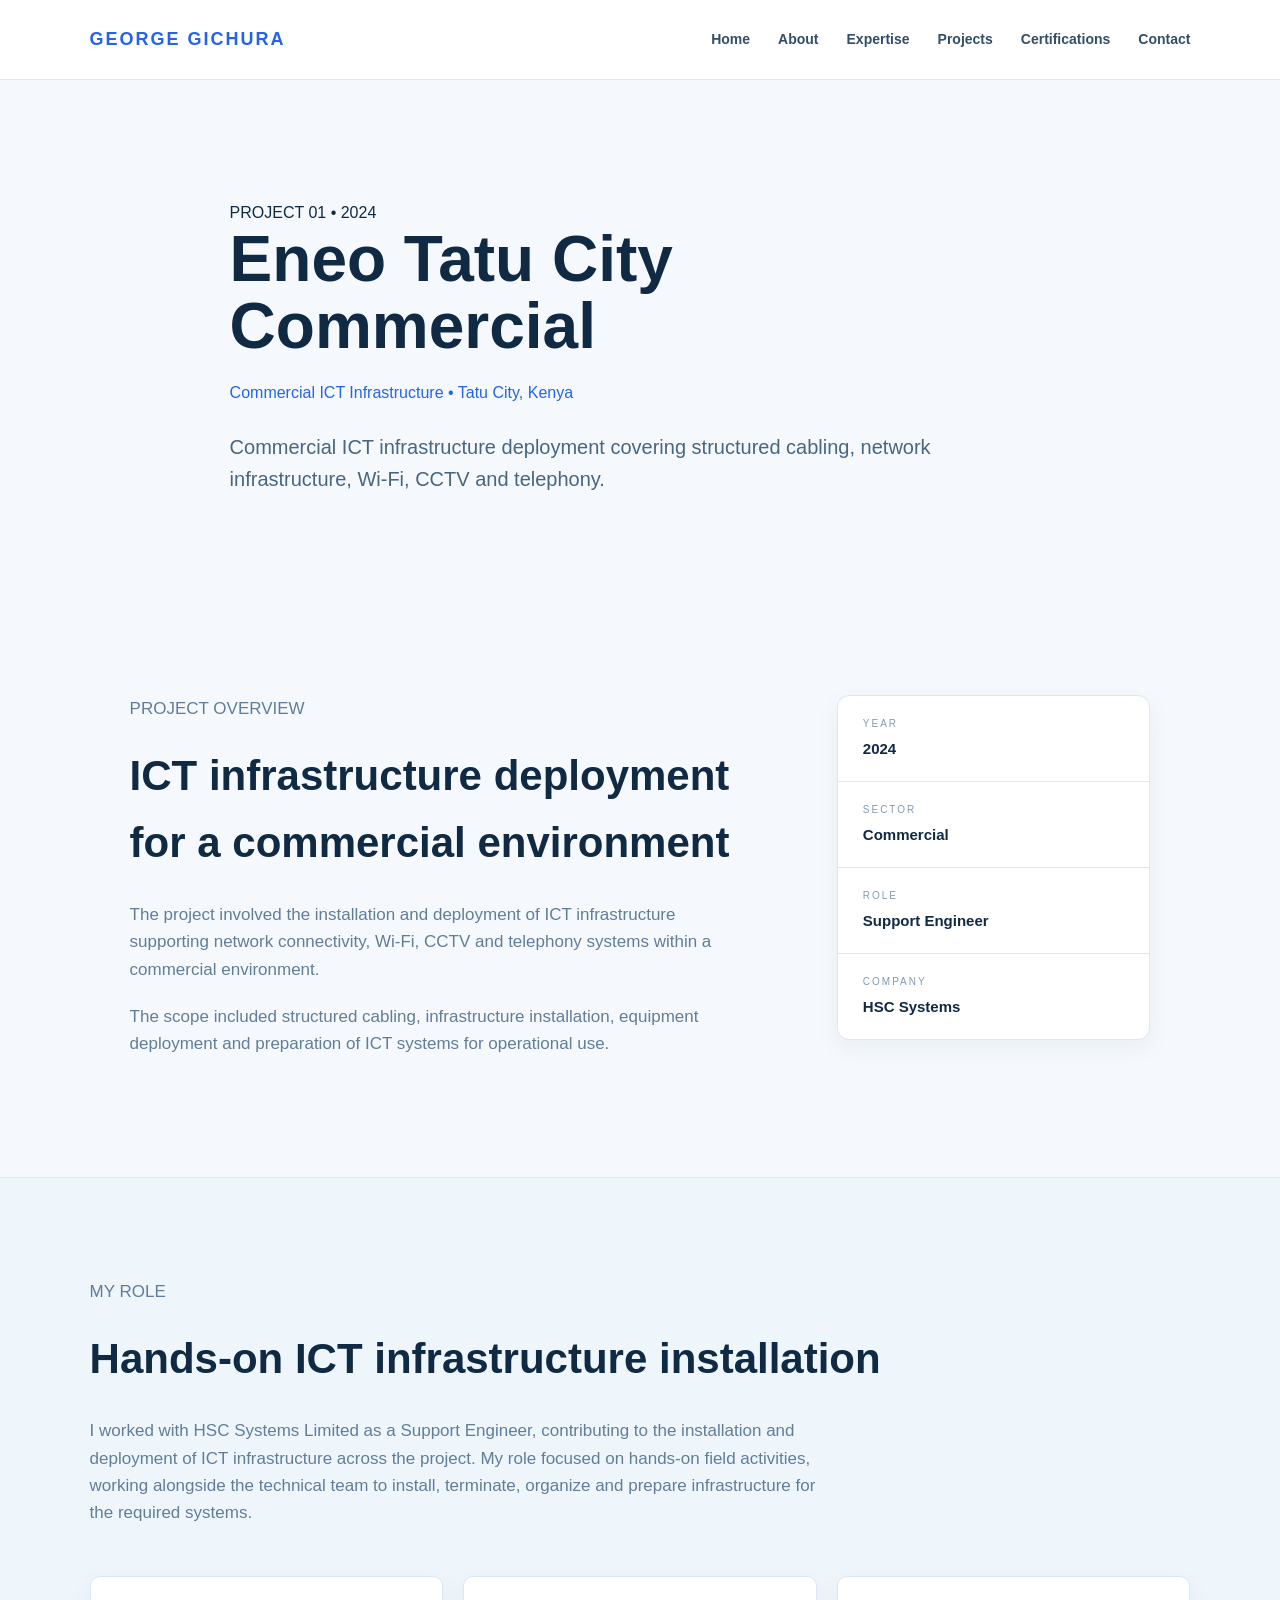
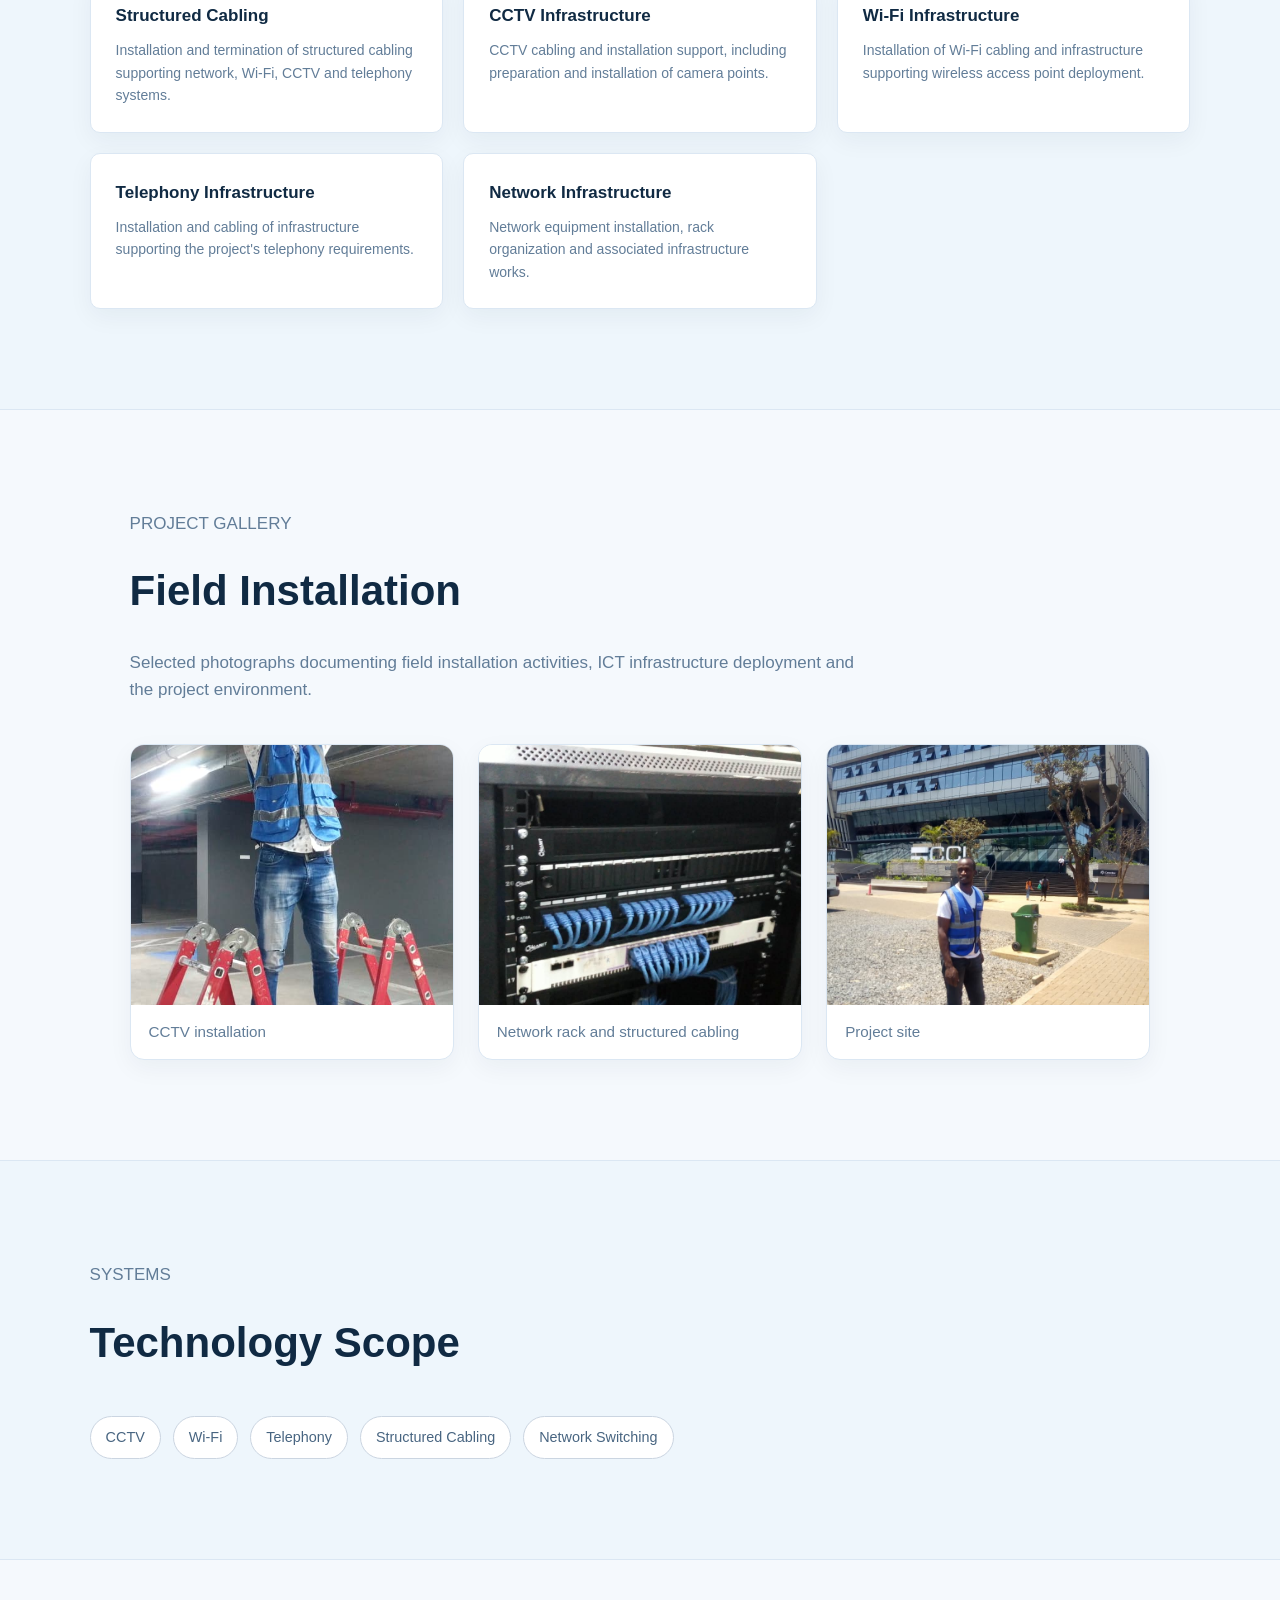
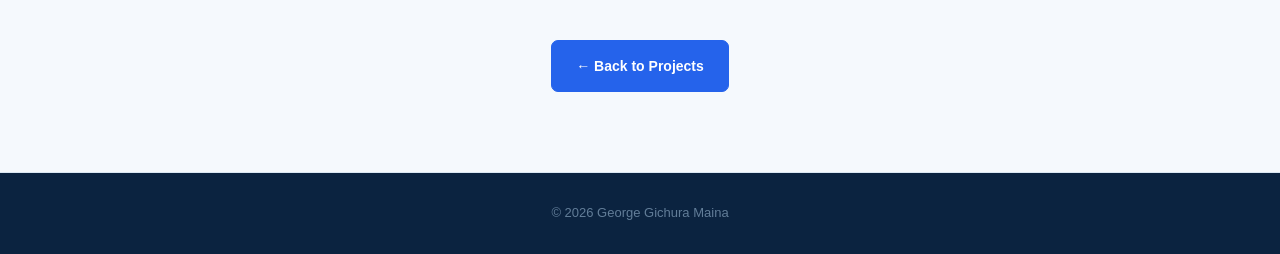
<file: projects/eneo-tatu.html>
<!DOCTYPE html>
<html lang="en">

<head>

    <meta charset="UTF-8">

    <meta name="viewport" content="width=device-width, initial-scale=1.0">

    <title>Eneo Tatu City Commercial | George Gichura Maina</title>

    <link rel="stylesheet" href="../style.css">

</head>


<body>


    <!-- =========================
         NAVIGATION
         ========================= -->

    <header class="navbar">

        <div class="logo">
            GEORGE GICHURA
        </div>

        <nav>

            <a href="../index.html">Home</a>

            <a href="../index.html#about">About</a>

            <a href="../index.html#expertise">Expertise</a>

            <a href="../index.html#projects">Projects</a>

            <a href="../index.html#certifications">Certifications</a>

            <a href="../index.html#contact">Contact</a>

        </nav>

    </header>


    <!-- =========================
         PROJECT HERO
         ========================= -->

    <main>

        <section class="project-hero">

            <p class="section-label">
                PROJECT 01 • 2024
            </p>

            <h1>
                Eneo Tatu City Commercial
            </h1>

            <p class="project-location">
    Commercial ICT Infrastructure • Tatu City, Kenya
</p>

           <p class="project-hero-description">
    Commercial ICT infrastructure deployment covering structured
    cabling, network infrastructure, Wi-Fi, CCTV and telephony.
</p>

        </section>


        <!-- =========================
     PROJECT OVERVIEW
     ========================= -->

<section class="project-section">

    <div class="project-info-grid">

        <div>

            <p class="section-label">
                PROJECT OVERVIEW
            </p>

            <h2>
                ICT infrastructure deployment for a commercial environment
            </h2>

            <p>
                The project involved the installation and deployment of
                ICT infrastructure supporting network connectivity,
                Wi-Fi, CCTV and telephony systems within a commercial
                environment.
            </p>

            <p>
                The scope included structured cabling, infrastructure
                installation, equipment deployment and preparation of
                ICT systems for operational use.
            </p>

        </div>

        <div class="project-facts">

            <div class="fact">
                <span>YEAR</span>
                <strong>2024</strong>
            </div>

            <div class="fact">
                <span>SECTOR</span>
                <strong>Commercial</strong>
            </div>

            <div class="fact">
                <span>ROLE</span>
                <strong>Support Engineer</strong>
            </div>

            <div class="fact">
                <span>COMPANY</span>
                <strong>HSC Systems</strong>
            </div>

        </div>

    </div>

</section>


       <!-- =========================
     MY ROLE
     ========================= -->

<section class="project-section project-dark">

    <p class="section-label">
        MY ROLE
    </p>

    <h2>
        Hands-on ICT infrastructure installation
    </h2>

    <p class="wide-text">
        I worked with HSC Systems Limited as a Support Engineer, contributing
        to the installation and deployment of ICT infrastructure across
        the project. My role focused on hands-on field activities,
        working alongside the technical team to install, terminate,
        organize and prepare infrastructure for the required systems.
    </p>

    <div class="role-grid">

        <div class="role-item">
            <strong>
                Structured Cabling
            </strong>

            <p>
                Installation and termination of structured cabling
                supporting network, Wi-Fi, CCTV and telephony systems.
            </p>
        </div>

        <div class="role-item">
            <strong>
                CCTV Infrastructure
            </strong>

            <p>
                CCTV cabling and installation support, including
                preparation and installation of camera points.
            </p>
        </div>

        <div class="role-item">
            <strong>
                Wi-Fi Infrastructure
            </strong>

            <p>
                Installation of Wi-Fi cabling and infrastructure
                supporting wireless access point deployment.
            </p>
        </div>

        <div class="role-item">
            <strong>
                Telephony Infrastructure
            </strong>

            <p>
                Installation and cabling of infrastructure supporting
                the project's telephony requirements.
            </p>
        </div>

        <div class="role-item">
            <strong>
                Network Infrastructure
            </strong>

            <p>
                Network equipment installation, rack organization
                and associated infrastructure works.
            </p>
        </div>

    </div>

</section>

        <!-- =========================
             PROJECT GALLERY
             ========================= -->

        <section class="project-section">

            <p class="section-label">
                PROJECT GALLERY
            </p>

            <h2>
                Field Installation
            </h2>

            <p class="wide-text">
    Selected photographs documenting field installation activities,
    ICT infrastructure deployment and the project environment.
</p>

            <div class="project-gallery">


                <figure>

                    <img
                        src="../images/Projects/Eneo 3city/cctv installation.jpeg"
                        alt="CCTV installation at Eneo Tatu City"
                    >

                    <figcaption>
                        CCTV installation
                    </figcaption>

                </figure>


                <figure>

                    <img
                        src="../images/Projects/Eneo 3city/rack organization.jpeg"
                        alt="Network rack organization at Eneo Tatu City"
                    >

                    <figcaption>
                        Network rack and structured cabling
                    </figcaption>

                </figure>


                <figure>

                    <img
                        src="../images/Projects/Eneo 3city/Site view.jpeg"
                        alt="Eneo Tatu City project site"
                    >

                    <figcaption>
                        Project site
                    </figcaption>

                </figure>


            </div>

        </section>


        <!-- =========================
             TECHNOLOGIES
             ========================= -->

        <section class="project-section project-dark">

            <p class="section-label">
                SYSTEMS
            </p>

            <h2>
                Technology Scope
            </h2>


            <div class="technology-list">

                <span>
                    CCTV
                </span>

                <span>
                    Wi-Fi
                </span>

                <span>
                    Telephony
                </span>

                <span>
                    Structured Cabling
                </span>

                <span>
                    Network Switching
                </span>

            </div>

        </section>


        <!-- =========================
             BACK TO PROJECTS
             ========================= -->

        <section class="project-navigation">

            <a
                href="../index.html#projects"
                class="btn primary"
            >
                ← Back to Projects
            </a>

        </section>

    </main>


    <!-- =========================
         FOOTER
         ========================= -->

    <footer>

        <p>
            © 2026 George Gichura Maina
        </p>

    </footer>


</body>

</html>
</file>
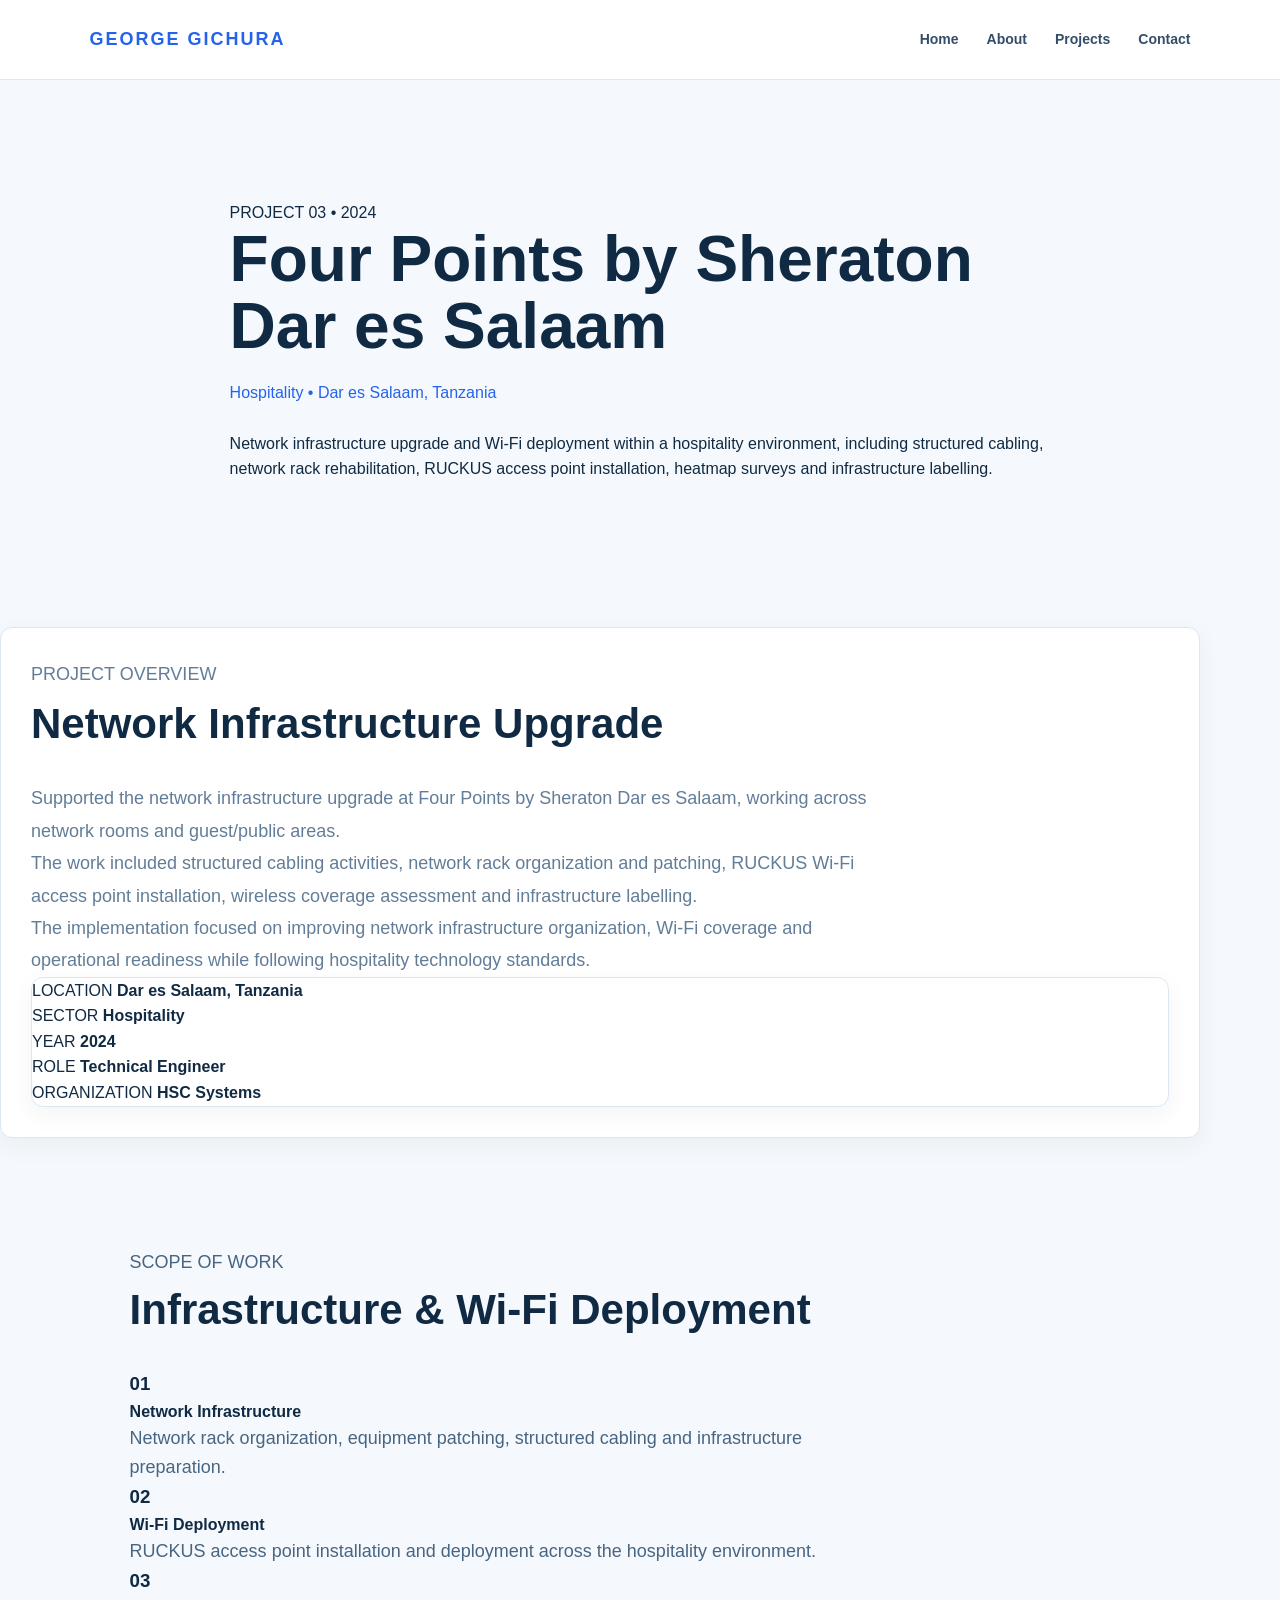
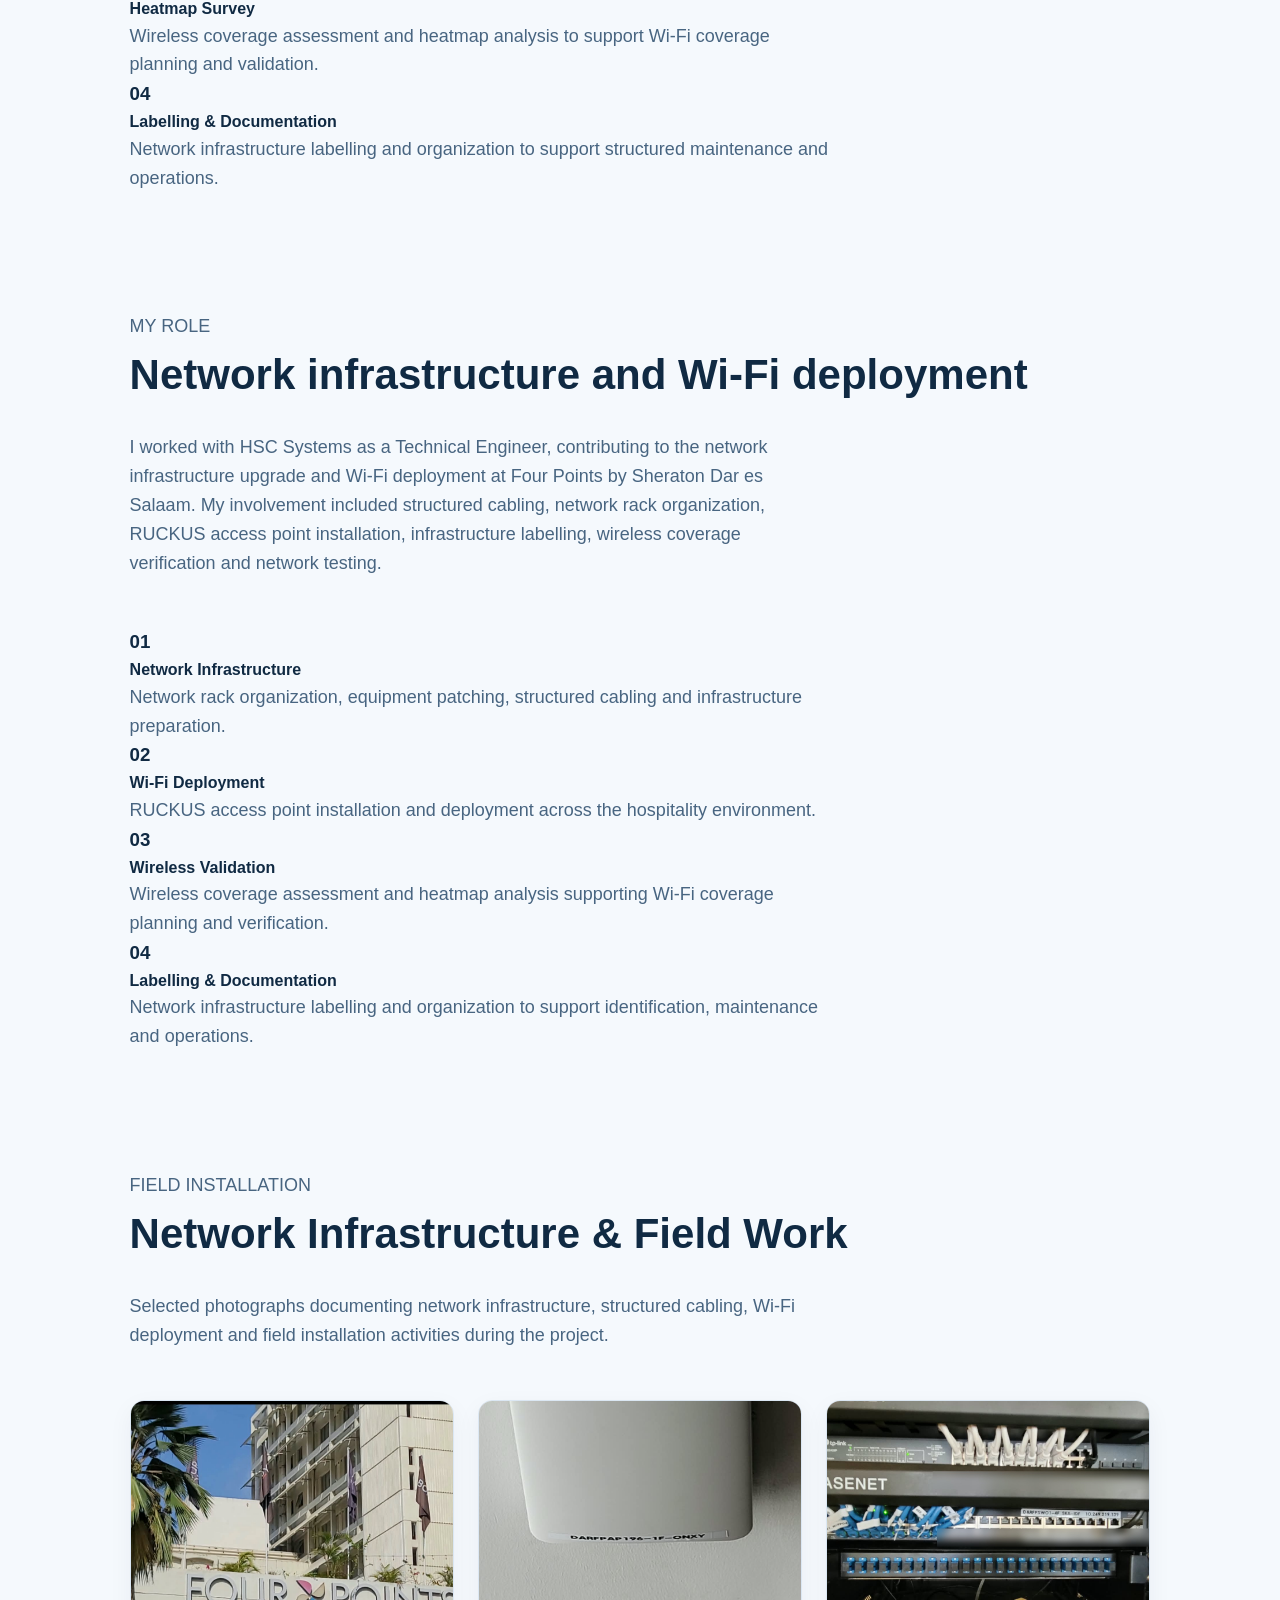
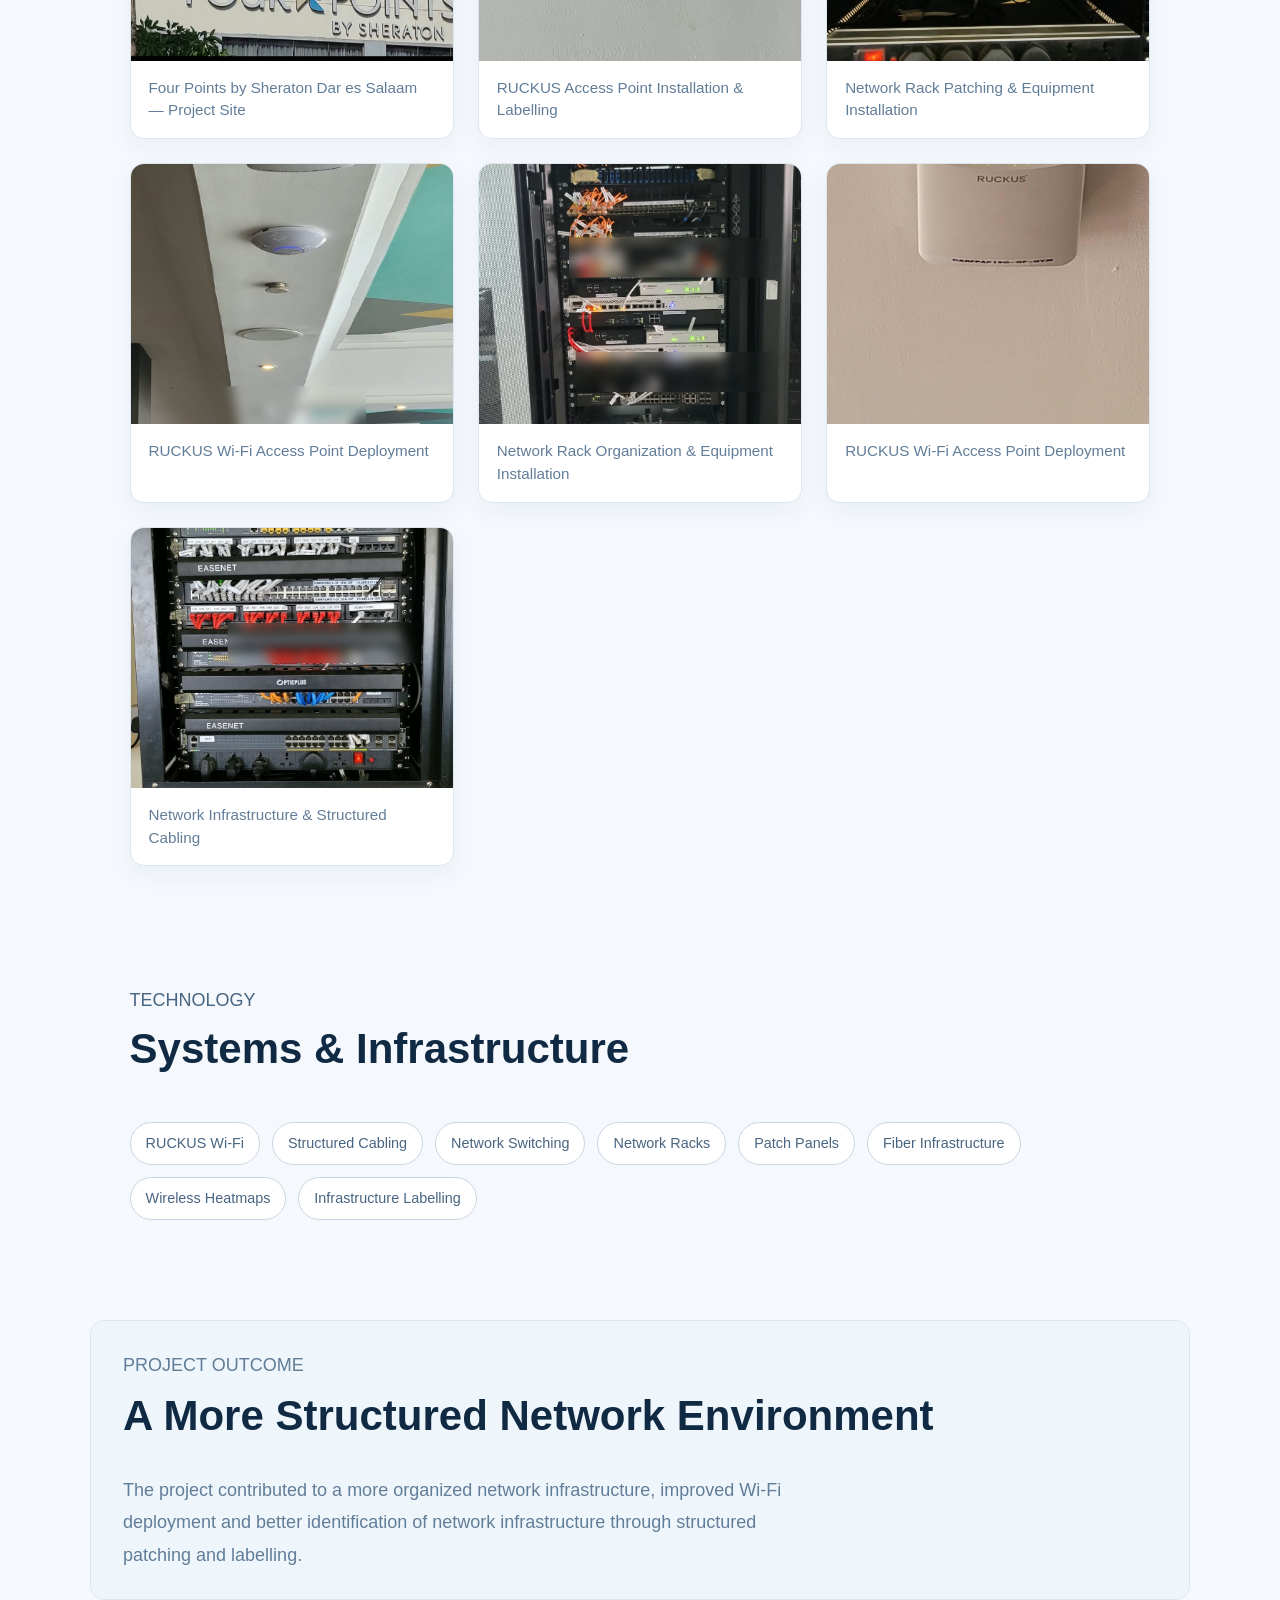
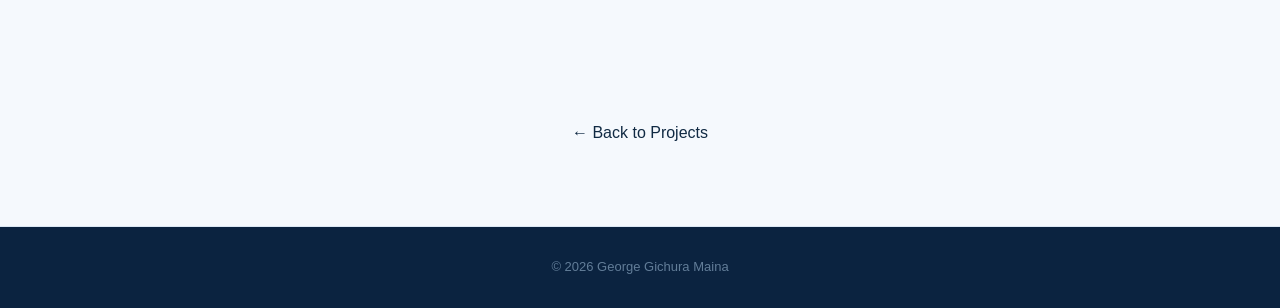
<file: projects/four-points-dar-es-salaam.html>
<!DOCTYPE html>
<html lang="en">

<head>
    <meta charset="UTF-8">
    <meta name="viewport" content="width=device-width, initial-scale=1.0">

    <title>Four Points by Sheraton Dar es Salaam | George Gichura Maina</title>

    <link rel="stylesheet" href="../style.css">
</head>

<body>

    <!-- NAVIGATION -->
    <header class="navbar">

        <div class="logo">
            GEORGE GICHURA
        </div>

        <nav>
            <a href="../index.html">Home</a>
            <a href="../index.html#about">About</a>
            <a href="../index.html#projects">Projects</a>
            <a href="../index.html#contact">Contact</a>
        </nav>

    </header>


    <!-- PROJECT HEADER -->
    <main>

        <section class="project-hero">

            <p class="section-label">
                PROJECT 03 • 2024
            </p>

            <h1>
                Four Points by Sheraton
                <br>
                Dar es Salaam
            </h1>

            <p class="project-location">
                Hospitality • Dar es Salaam, Tanzania
            </p>

            <p class="project-intro">
                Network infrastructure upgrade and Wi-Fi deployment
                within a hospitality environment, including structured
                cabling, network rack rehabilitation, RUCKUS access point
                installation, heatmap surveys and infrastructure labelling.
            </p>

        </section>


        <!-- PROJECT OVERVIEW -->
        <section class="section project-details">

            <div class="project-detail-grid">

                <div>
                    <p class="section-label">PROJECT OVERVIEW</p>

                    <h2>
                        Network Infrastructure Upgrade
                    </h2>

                    <p>
                        Supported the network infrastructure upgrade at
                        Four Points by Sheraton Dar es Salaam, working
                        across network rooms and guest/public areas.
                    </p>

                    <p>
                        The work included structured cabling activities,
                        network rack organization and patching, RUCKUS
                        Wi-Fi access point installation, wireless coverage
                        assessment and infrastructure labelling.
                    </p>

                    <p>
                        The implementation focused on improving network
                        infrastructure organization, Wi-Fi coverage and
                        operational readiness while following hospitality
                        technology standards.
                    </p>
                </div>


                <!-- PROJECT FACTS -->
                <div class="project-facts">
    <div>
        <span>LOCATION</span>
        <strong>Dar es Salaam, Tanzania</strong>
    </div>
    <div>
        <span>SECTOR</span>
        <strong>Hospitality</strong>
    </div>
    <div>
        <span>YEAR</span>
        <strong>2024</strong>
    </div>
    <div>
        <span>ROLE</span>
        <strong>Technical Engineer</strong>
    </div>
    <div>
        <span>ORGANIZATION</span>
        <strong>HSC Systems</strong>
    </div>
</div>

        </section>


        <!-- SCOPE -->
        <section class="section">

            <p class="section-label">
                SCOPE OF WORK
            </p>

            <h2>
                Infrastructure &amp; Wi-Fi Deployment
            </h2>

            <div class="project-scope-grid">

                <div class="scope-item">
                    <h3>01</h3>
                    <h4>Network Infrastructure</h4>
                    <p>
                        Network rack organization, equipment patching,
                        structured cabling and infrastructure preparation.
                    </p>
                </div>

                <div class="scope-item">
                    <h3>02</h3>
                    <h4>Wi-Fi Deployment</h4>
                    <p>
                        RUCKUS access point installation and deployment
                        across the hospitality environment.
                    </p>
                </div>

                <div class="scope-item">
                    <h3>03</h3>
                    <h4>Heatmap Survey</h4>
                    <p>
                        Wireless coverage assessment and heatmap analysis
                        to support Wi-Fi coverage planning and validation.
                    </p>
                </div>

                <div class="scope-item">
                    <h3>04</h3>
                    <h4>Labelling &amp; Documentation</h4>
                    <p>
                        Network infrastructure labelling and organization
                        to support structured maintenance and operations.
                    </p>
                </div>

            </div>

        </section>


        <!-- FIELD PHOTOGRAPHS -->
        <!-- MY ROLE & FIELD WORK -->

<section class="section">

    <p class="section-label">
        MY ROLE
    </p>

    <h2>
        Network infrastructure and Wi-Fi deployment
    </h2>

    <p class="section-intro">
        I worked with HSC Systems as a Technical Engineer, contributing
        to the network infrastructure upgrade and Wi-Fi deployment at
        Four Points by Sheraton Dar es Salaam. My involvement included
        structured cabling, network rack organization, RUCKUS access
        point installation, infrastructure labelling, wireless coverage
        verification and network testing.
    </p>

    <div class="project-scope-grid">

        <div class="scope-item">
            <h3>01</h3>
            <h4>Network Infrastructure</h4>
            <p>
                Network rack organization, equipment patching,
                structured cabling and infrastructure preparation.
            </p>
        </div>

        <div class="scope-item">
            <h3>02</h3>
            <h4>Wi-Fi Deployment</h4>
            <p>
                RUCKUS access point installation and deployment
                across the hospitality environment.
            </p>
        </div>

        <div class="scope-item">
            <h3>03</h3>
            <h4>Wireless Validation</h4>
            <p>
                Wireless coverage assessment and heatmap analysis
                supporting Wi-Fi coverage planning and verification.
            </p>
        </div>

        <div class="scope-item">
            <h3>04</h3>
            <h4>Labelling &amp; Documentation</h4>
            <p>
                Network infrastructure labelling and organization
                to support identification, maintenance and operations.
            </p>
        </div>

    </div>

</section>


<!-- FIELD PHOTOGRAPHS -->

<section class="section">

    <p class="section-label">
        FIELD INSTALLATION
    </p>

    <h2>
        Network Infrastructure &amp; Field Work
    </h2>

    <p class="section-intro">
        Selected photographs documenting network infrastructure,
        structured cabling, Wi-Fi deployment and field installation
        activities during the project.
    </p>

    <div class="project-gallery">

                <!-- SITE -->
                <figure>
    <img
        src="../images/Projects/Eneo%203city/four-points-dar/four-points-project-site.jpg"
        alt="Four Points by Sheraton Dar es Salaam project site"
    >
    <figcaption>
        Four Points by Sheraton Dar es Salaam — Project Site
    </figcaption>
</figure>


                <!-- RACK 01 -->
                <figure>
                    <img
                        src="../images/Projects/Eneo%203city/four-points-dar/four-points-rack-01.jpg"
                        alt="Network rack infrastructure at Four Points Dar es Salaam">
                    <figcaption>
    RUCKUS Access Point Installation & Labelling
</figcaption>
                </figure>


                <!-- RACK 02 -->
                <figure>
                    <img
                        src="../images/Projects/Eneo%203city/four-points-dar/four-points-rack-02.jpg"
                        alt="Network rack patching and equipment">
                    <figcaption>
    Network Rack Patching & Equipment Installation
</figcaption>
                </figure>


                <!-- RUCKUS AP -->
                <figure>
                    <img
                        src="../images/Projects/Eneo%203city/four-points-dar/four-points-ruckus-ap-01.jpg"
                        alt="RUCKUS wireless access point installation">
                    <figcaption>
    RUCKUS Wi-Fi Access Point Deployment
</figcaption>
                </figure>


                <!-- RACK 03 -->
                <figure>
                    <img
                        src="../images/Projects/Eneo%203city/four-points-dar/four-points-rack-03.jpg"
                        alt="Structured network rack installation">
                    <figcaption>
    Network Rack Organization & Equipment Installation
</figcaption>
                </figure>


                <!-- RUCKUS AP 02 -->
                <figure>
                    <img
                        src="../images/Projects/Eneo%203city/four-points-dar/four-points-ruckus-ap-02.jpg"
                        alt="Installed RUCKUS access point">
                    <figcaption>
    RUCKUS Wi-Fi Access Point Deployment
</figcaption>
                </figure>


                <!-- RACK 04 -->
                <figure>
                    <img
                        src="../images/Projects/Eneo%203city/four-points-dar/four-points-rack-04.jpg"
                        alt="Network equipment and structured cabling">
                    <figcaption>
    Network Infrastructure & Structured Cabling
</figcaption>
                </figure>

            </div>

        </section>


        <!-- TECHNOLOGY -->
        <section class="section">

            <p class="section-label">
                TECHNOLOGY
            </p>

            <h2>
                Systems &amp; Infrastructure
            </h2>

            <div class="technology-list">

                <span>RUCKUS Wi-Fi</span>
                <span>Structured Cabling</span>
                <span>Network Switching</span>
                <span>Network Racks</span>
                <span>Patch Panels</span>
                <span>Fiber Infrastructure</span>
                <span>Wireless Heatmaps</span>
                <span>Infrastructure Labelling</span>

            </div>

        </section>


        <!-- PROJECT OUTCOME -->
        <section class="section project-outcome">

            <p class="section-label">
                PROJECT OUTCOME
            </p>

            <h2>
                A More Structured Network Environment
            </h2>

            <p>
                The project contributed to a more organized network
                infrastructure, improved Wi-Fi deployment and better
                identification of network infrastructure through
                structured patching and labelling.
            </p>

        </section>


        <!-- BACK TO PROJECTS -->
        <section class="section project-navigation">

            <a href="../index.html#projects" class="project-back">
                ← Back to Projects
            </a>

        </section>

    </main>


    <!-- FOOTER -->
    <footer>

        <p>
            © 2026 George Gichura Maina
        </p>

    </footer>

</body>

</html>
</file>
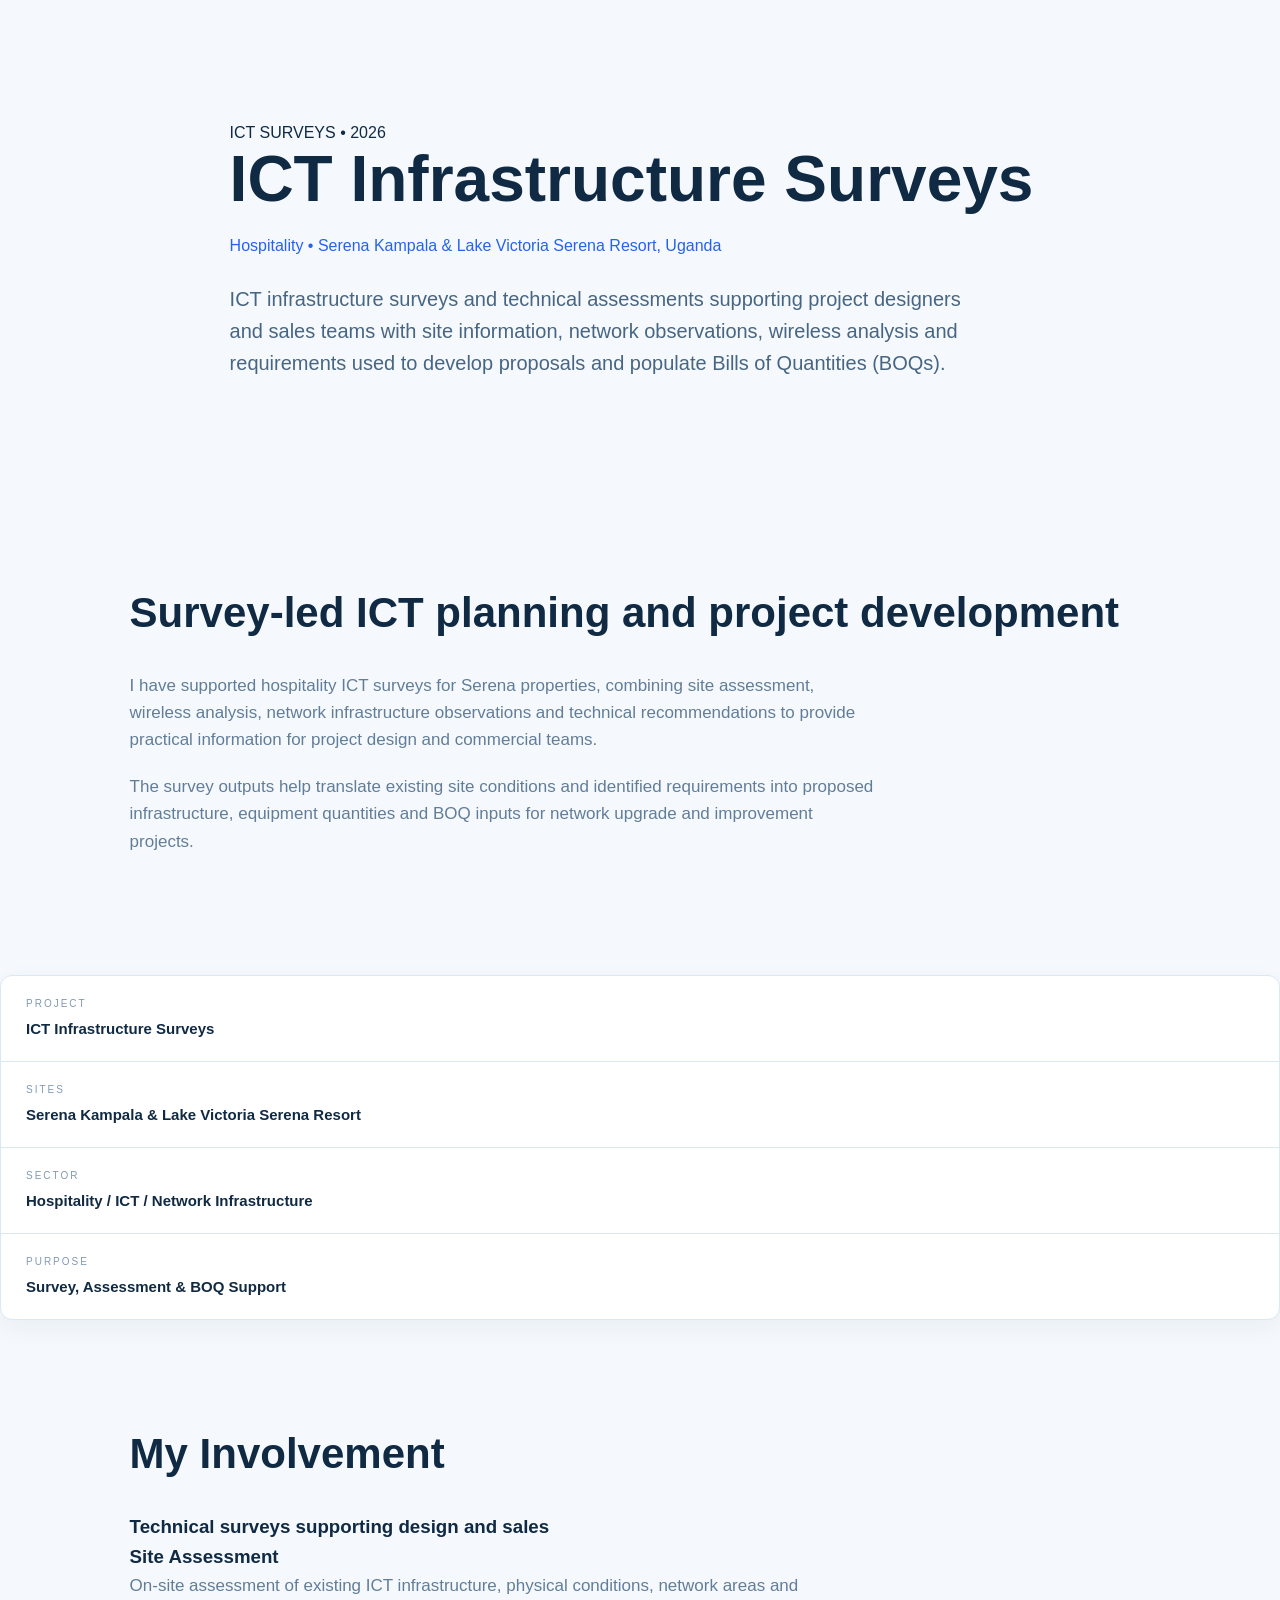
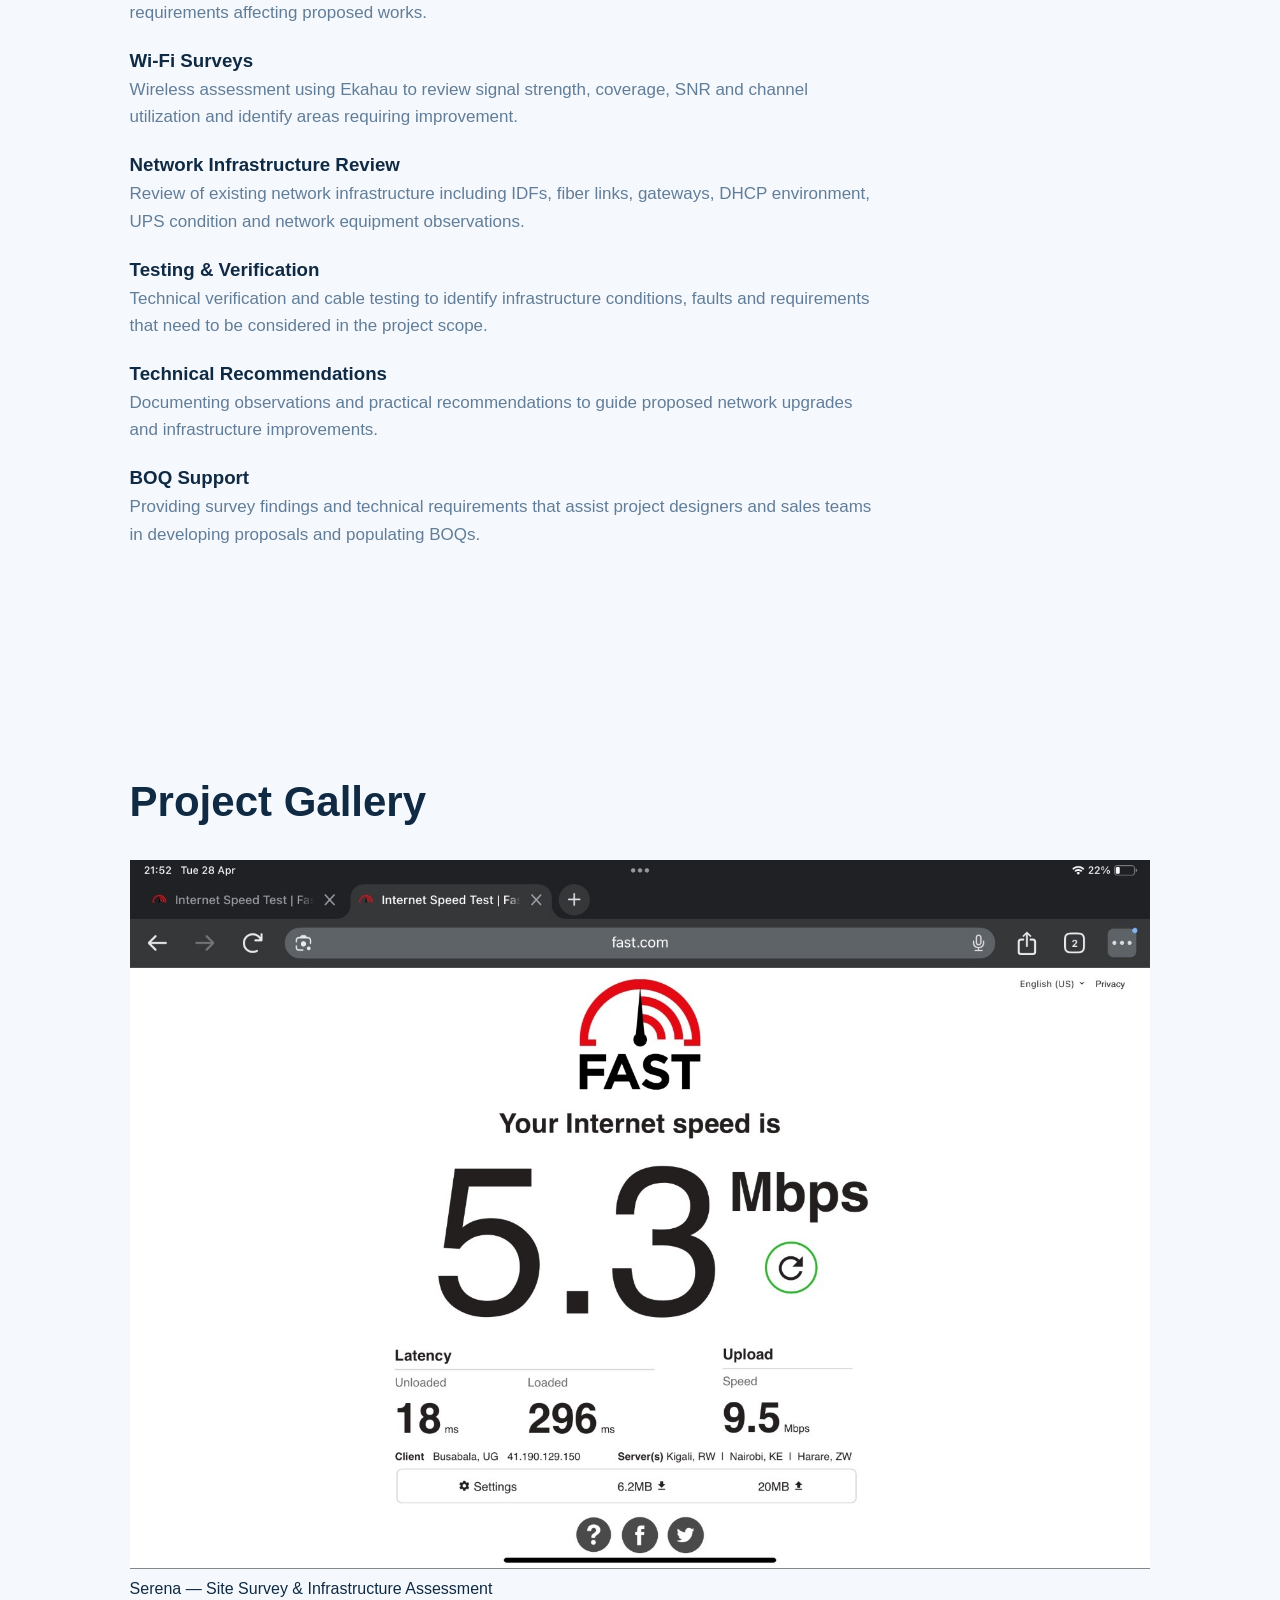
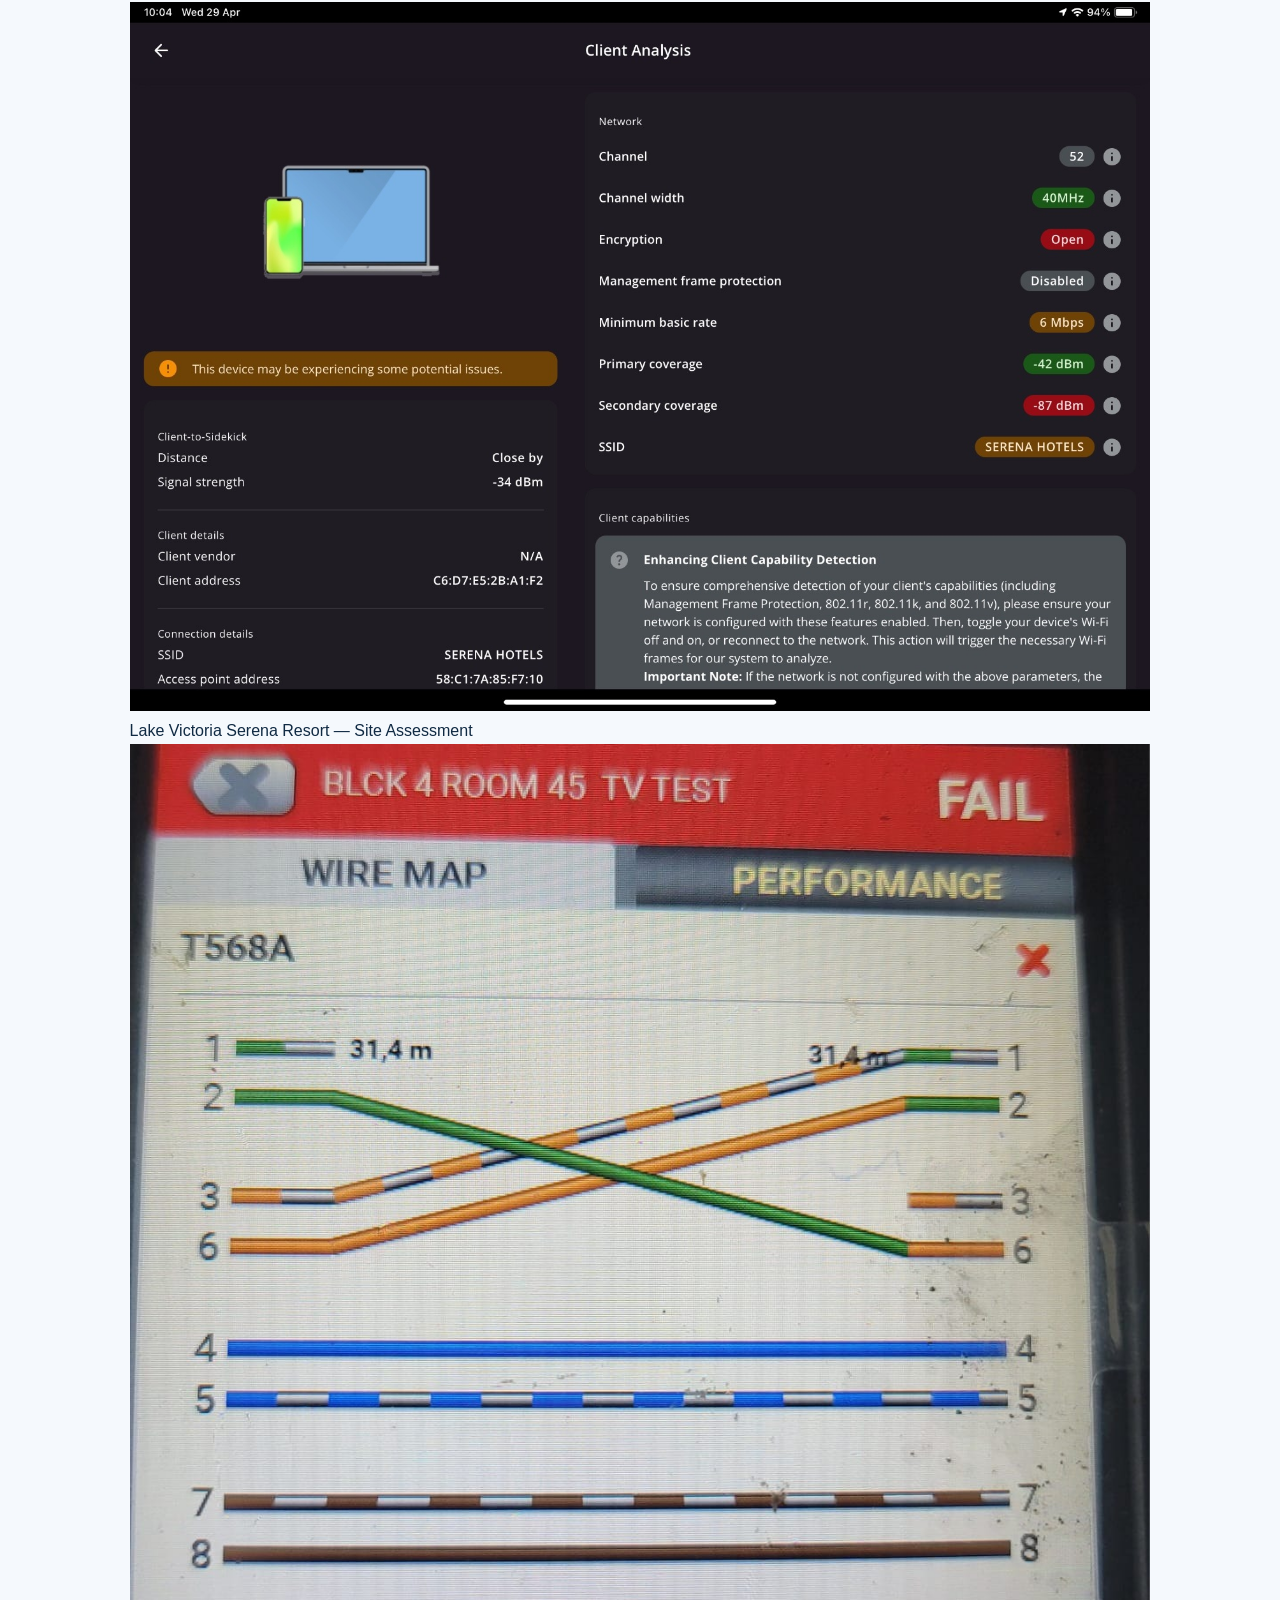
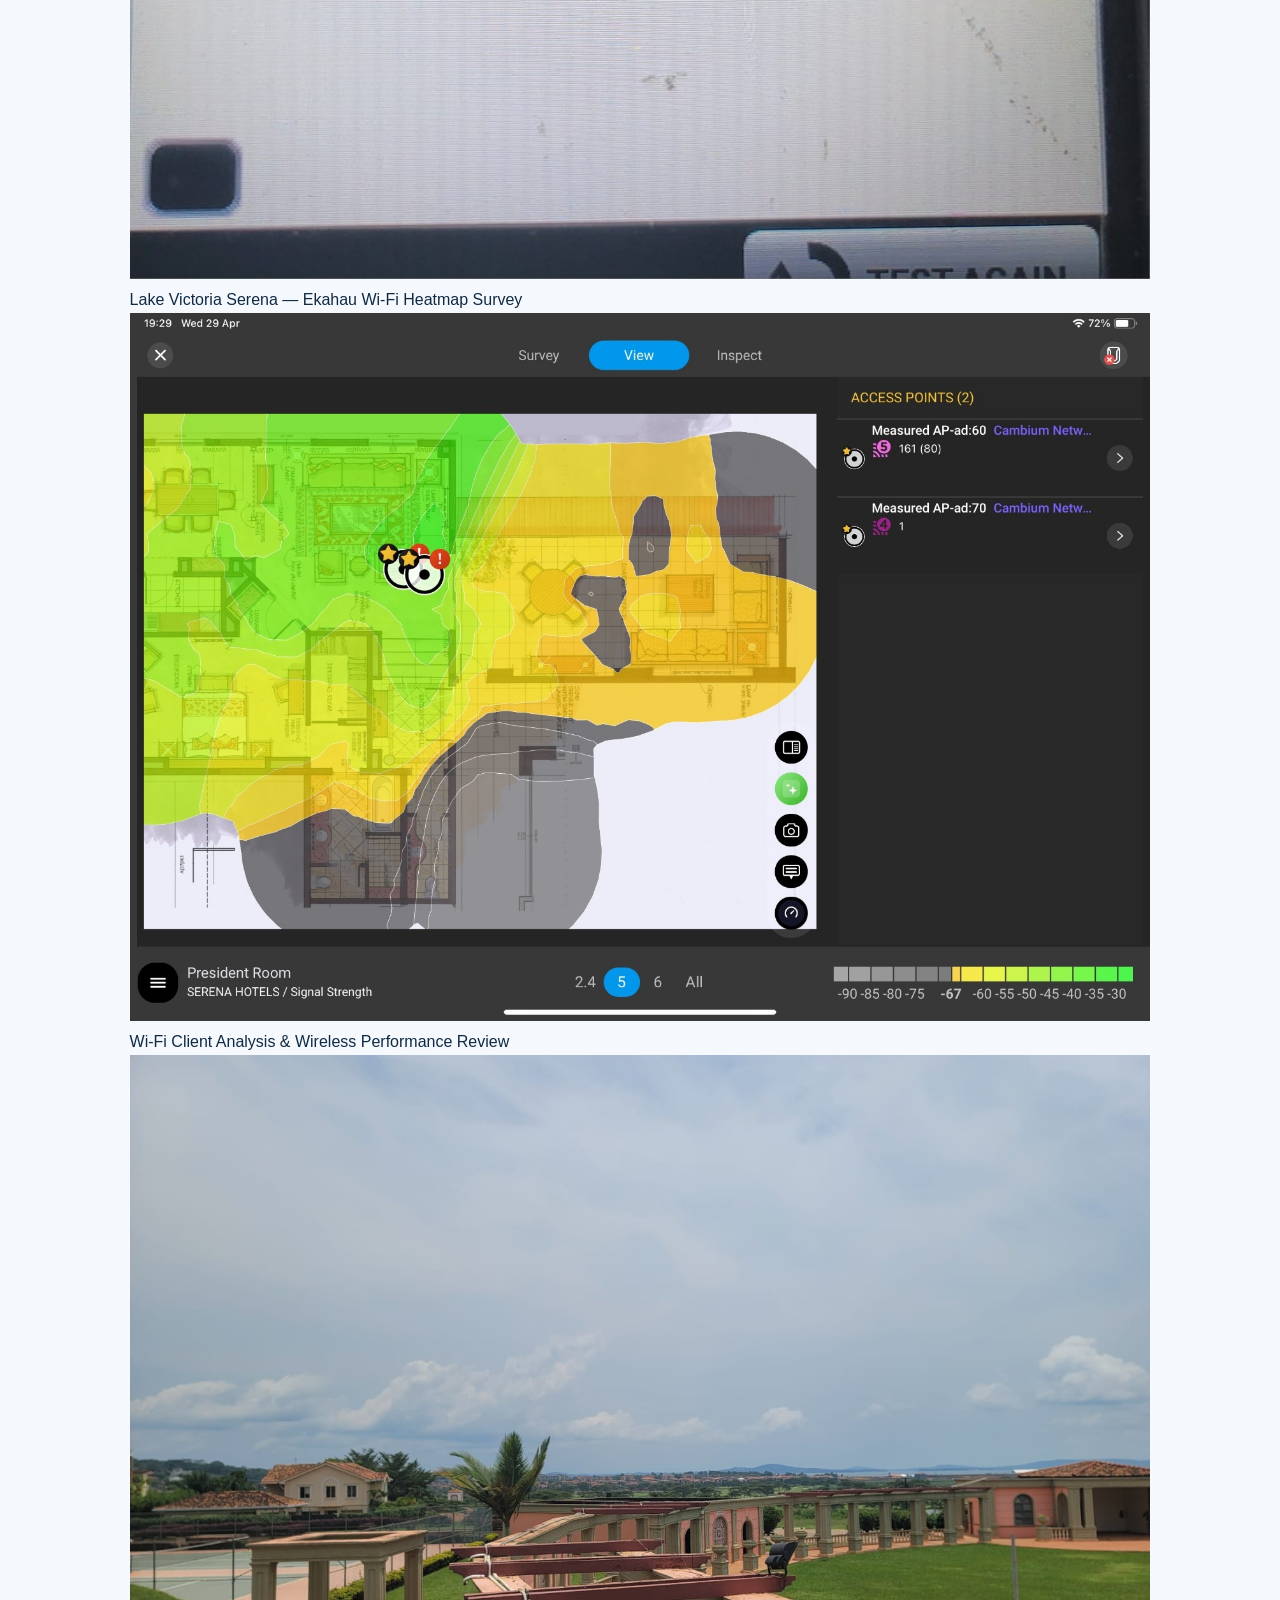
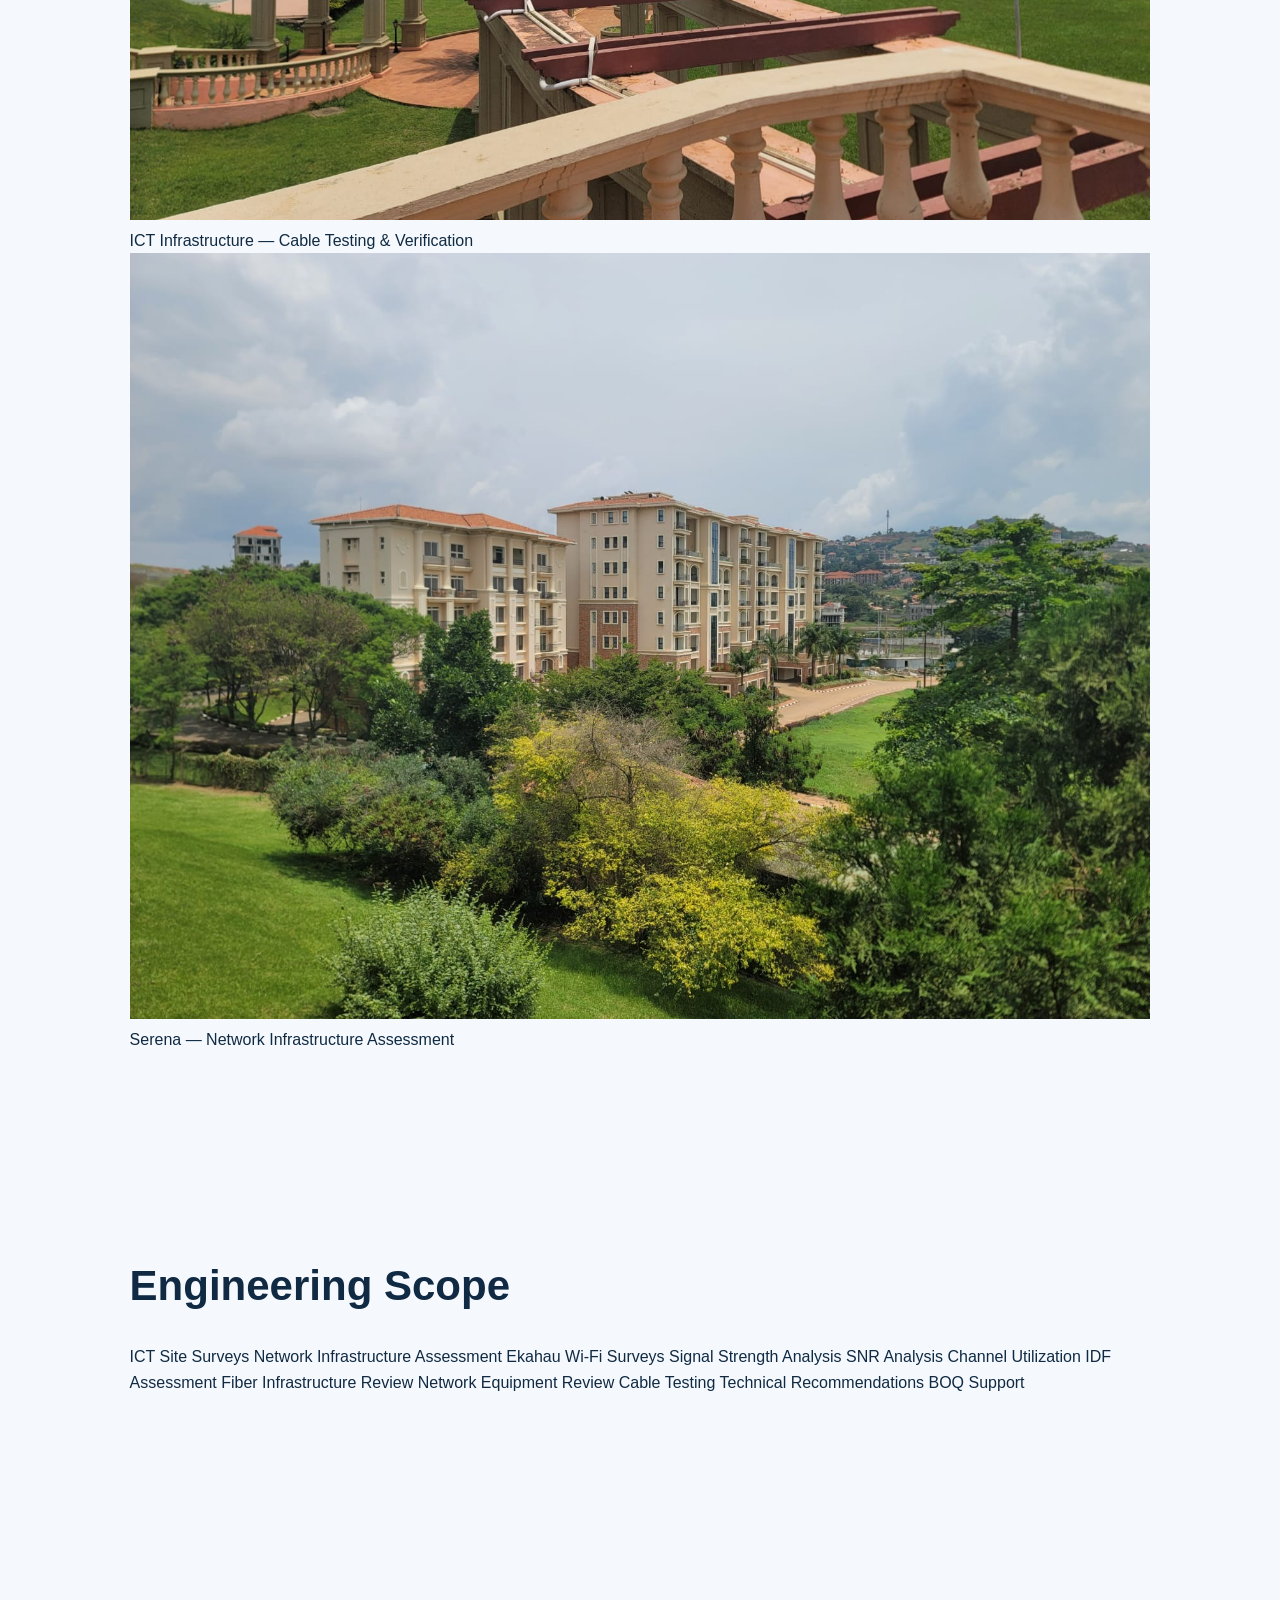
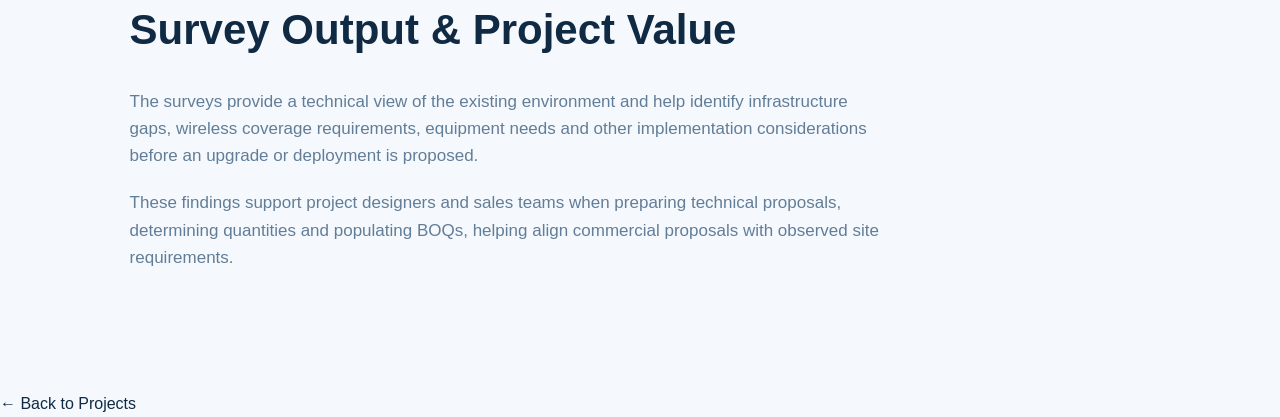
<file: projects/ict-surveys-serena.html>
<!DOCTYPE html>
<html lang="en">
<head>
    <meta charset="UTF-8">
    <meta name="viewport" content="width=device-width, initial-scale=1.0">
    <title>ICT Infrastructure Surveys | George Gichura Maina</title>
    <link rel="stylesheet" href="../style.css">
</head>
<body>

    <section class="project-hero">
        <div class="project-hero-content">
            <span class="project-label">ICT SURVEYS • 2026</span>
            <h1>ICT Infrastructure Surveys</h1>
            <p class="project-location">Hospitality • Serena Kampala &amp; Lake Victoria Serena Resort, Uganda</p>
            <p class="project-hero-description">
                ICT infrastructure surveys and technical assessments supporting project designers
                and sales teams with site information, network observations, wireless analysis and
                requirements used to develop proposals and populate Bills of Quantities (BOQs).
            </p>
        </div>
    </section>

    <main class="project-page">

        <section class="project-section">
            <h2>Survey-led ICT planning and project development</h2>
            <p>
                I have supported hospitality ICT surveys for Serena properties, combining site
                assessment, wireless analysis, network infrastructure observations and technical
                recommendations to provide practical information for project design and commercial
                teams.
            </p>
            <p>
                The survey outputs help translate existing site conditions and identified
                requirements into proposed infrastructure, equipment quantities and BOQ inputs
                for network upgrade and improvement projects.
            </p>
        </section>

        <section class="project-facts">
            <div class="fact">
                <span>PROJECT</span>
                <strong>ICT Infrastructure Surveys</strong>
            </div>
            <div class="fact">
                <span>SITES</span>
                <strong>Serena Kampala &amp; Lake Victoria Serena Resort</strong>
            </div>
            <div class="fact">
                <span>SECTOR</span>
                <strong>Hospitality / ICT / Network Infrastructure</strong>
            </div>
            <div class="fact">
                <span>PURPOSE</span>
                <strong>Survey, Assessment &amp; BOQ Support</strong>
            </div>
        </section>

        <section class="project-section">
            <h2>My Involvement</h2>
            <h3>Technical surveys supporting design and sales</h3>

            <div class="involvement-grid">
                <div class="involvement-card">
                    <h3>Site Assessment</h3>
                    <p>On-site assessment of existing ICT infrastructure, physical conditions, network areas and requirements affecting proposed works.</p>
                </div>

                <div class="involvement-card">
                    <h3>Wi-Fi Surveys</h3>
                    <p>Wireless assessment using Ekahau to review signal strength, coverage, SNR and channel utilization and identify areas requiring improvement.</p>
                </div>

                <div class="involvement-card">
                    <h3>Network Infrastructure Review</h3>
                    <p>Review of existing network infrastructure including IDFs, fiber links, gateways, DHCP environment, UPS condition and network equipment observations.</p>
                </div>

                <div class="involvement-card">
                    <h3>Testing &amp; Verification</h3>
                    <p>Technical verification and cable testing to identify infrastructure conditions, faults and requirements that need to be considered in the project scope.</p>
                </div>

                <div class="involvement-card">
                    <h3>Technical Recommendations</h3>
                    <p>Documenting observations and practical recommendations to guide proposed network upgrades and infrastructure improvements.</p>
                </div>

                <div class="involvement-card">
                    <h3>BOQ Support</h3>
                    <p>Providing survey findings and technical requirements that assist project designers and sales teams in developing proposals and populating BOQs.</p>
                </div>
            </div>
        </section>

        <section class="project-section">
            <h2>Project Gallery</h2>

            <div class="gallery-grid">
                <figure>
                    <img src="../images/Projects/ICT-Surveys-Serena/01_Serena_Site_Survey_View.jpg" alt="Serena site survey view">
                    <figcaption>Serena — Site Survey &amp; Infrastructure Assessment</figcaption>
                </figure>

                <figure>
                    <img src="../images/Projects/ICT-Surveys-Serena/02_Serena_Lake_Victoria_Site_View.jpg" alt="Lake Victoria Serena Resort site">
                    <figcaption>Lake Victoria Serena Resort — Site Assessment</figcaption>
                </figure>

                <figure>
                    <img src="../images/Projects/ICT-Surveys-Serena/03_Serena_Ekahau_WiFi_Heatmap.jpg" alt="Ekahau Wi-Fi heatmap">
                    <figcaption>Lake Victoria Serena — Ekahau Wi-Fi Heatmap Survey</figcaption>
                </figure>

                <figure>
                    <img src="../images/Projects/ICT-Surveys-Serena/04_Serena_WiFi_Client_Analysis.jpg" alt="Wi-Fi client analysis">
                    <figcaption>Wi-Fi Client Analysis &amp; Wireless Performance Review</figcaption>
                </figure>

                <figure>
                    <img src="../images/Projects/ICT-Surveys-Serena/05_Serena_Cable_Testing.jpg" alt="Cable testing">
                    <figcaption>ICT Infrastructure — Cable Testing &amp; Verification</figcaption>
                </figure>

                <figure>
                    <img src="../images/Projects/ICT-Surveys-Serena/06_Serena_Network_Assessment.jpg" alt="Serena network assessment">
                    <figcaption>Serena — Network Infrastructure Assessment</figcaption>
                </figure>
            </div>
        </section>

        <section class="project-section">
            <h2>Engineering Scope</h2>
            <div class="scope-tags">
                <span>ICT Site Surveys</span>
                <span>Network Infrastructure Assessment</span>
                <span>Ekahau Wi-Fi Surveys</span>
                <span>Signal Strength Analysis</span>
                <span>SNR Analysis</span>
                <span>Channel Utilization</span>
                <span>IDF Assessment</span>
                <span>Fiber Infrastructure Review</span>
                <span>Network Equipment Review</span>
                <span>Cable Testing</span>
                <span>Technical Recommendations</span>
                <span>BOQ Support</span>
            </div>
        </section>

        <section class="project-section">
            <h2>Survey Output &amp; Project Value</h2>
            <p>
                The surveys provide a technical view of the existing environment and help identify
                infrastructure gaps, wireless coverage requirements, equipment needs and other
                implementation considerations before an upgrade or deployment is proposed.
            </p>
            <p>
                These findings support project designers and sales teams when preparing technical
                proposals, determining quantities and populating BOQs, helping align commercial
                proposals with observed site requirements.
            </p>
        </section>

        <div class="project-back">
            <a href="../index.html">← Back to Projects</a>
        </div>

    </main>

</body>
</html>
</file>
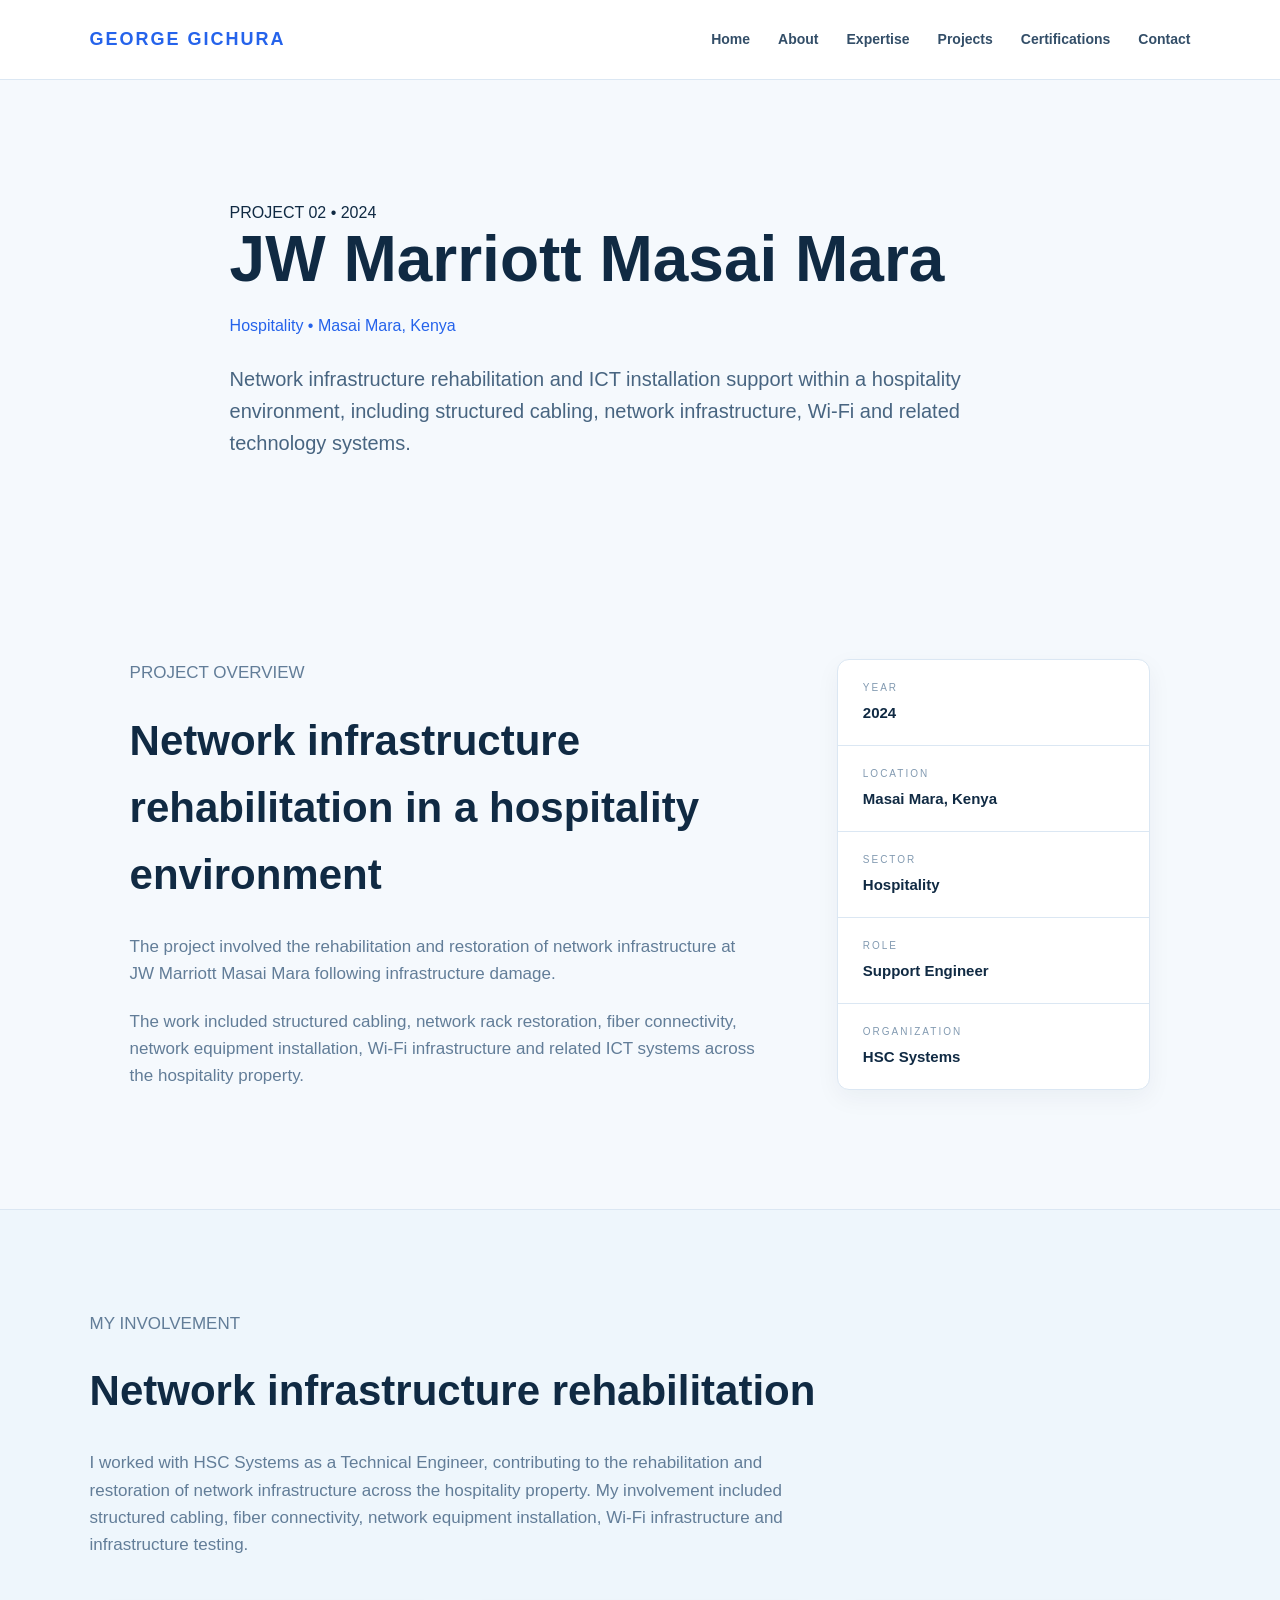
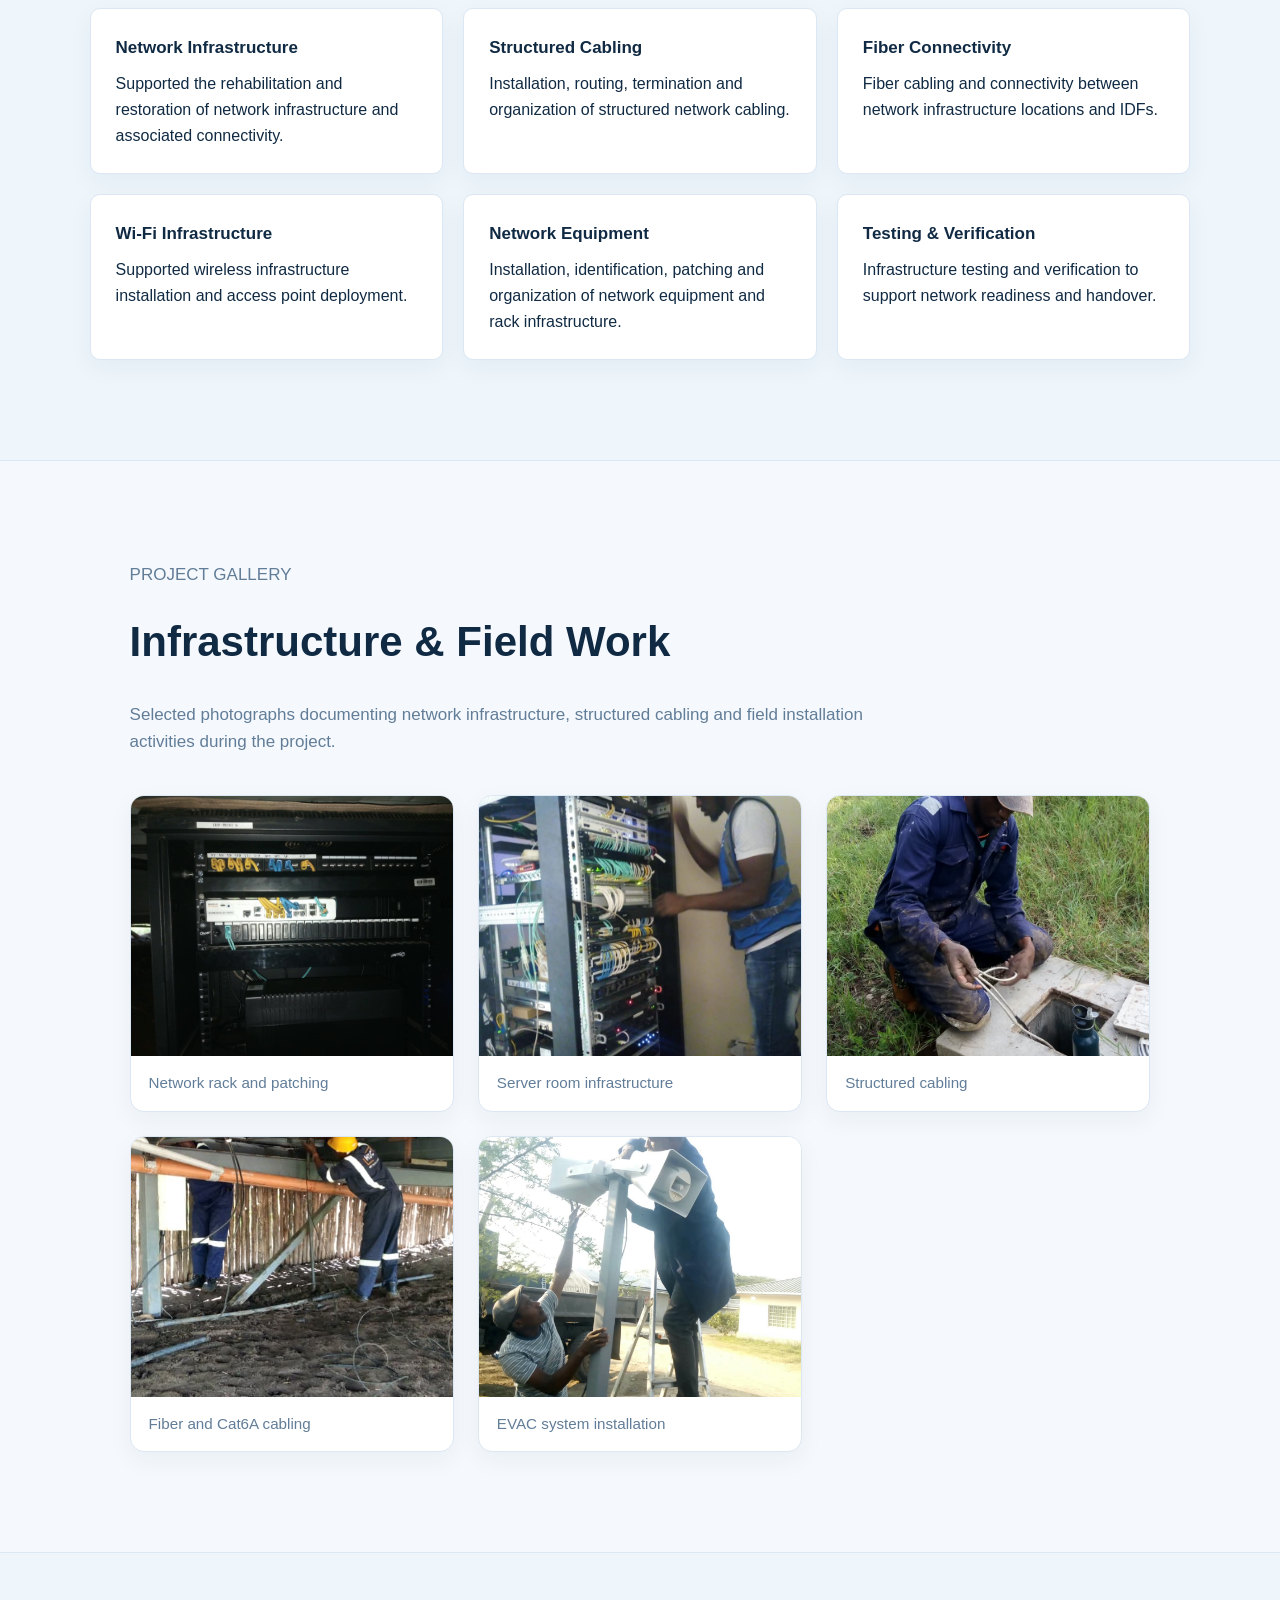
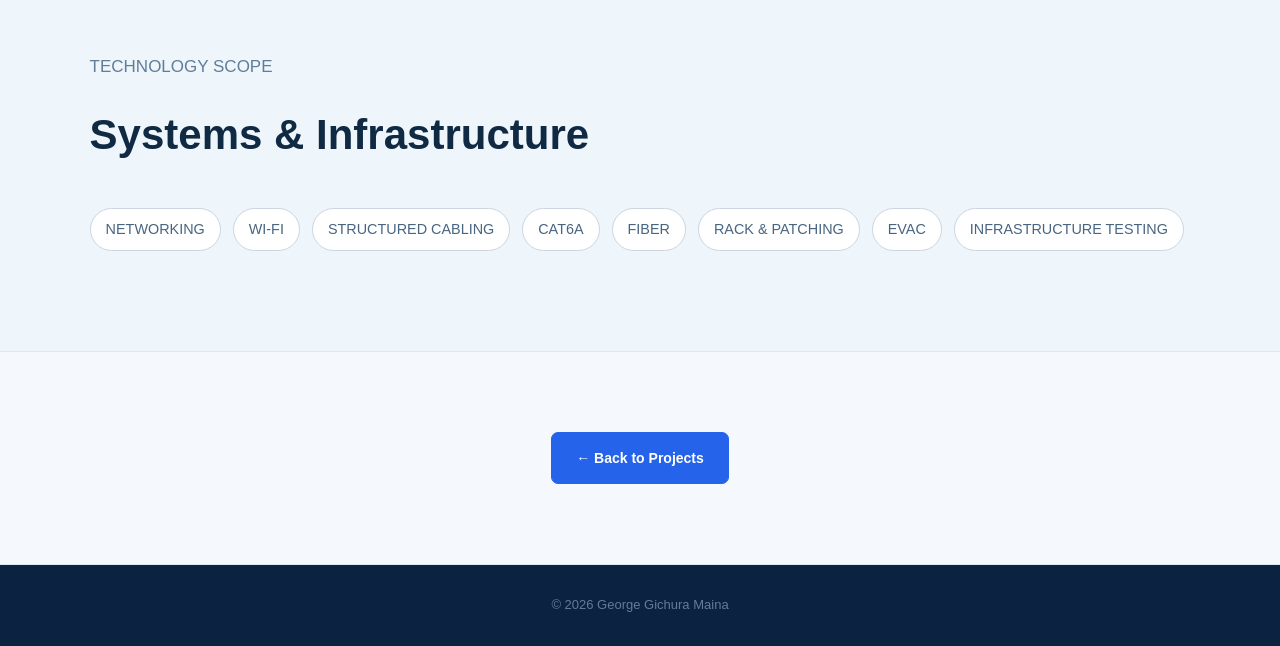
<file: projects/jw-marriott-masai-mara.html>
<!DOCTYPE html>
<html lang="en">

<head>

    <meta charset="UTF-8">

    <meta name="viewport" content="width=device-width, initial-scale=1.0">

    <title>JW Marriott Masai Mara | George Gichura Maina</title>

    <link rel="stylesheet" href="../style.css">

</head>

<body>


    <!-- NAVIGATION -->

    <header class="navbar">

        <div class="logo">
            GEORGE GICHURA
        </div>

        <nav>

            <a href="../index.html">Home</a>

            <a href="../index.html#about">About</a>

            <a href="../index.html#expertise">Expertise</a>

            <a href="../index.html#projects">Projects</a>

            <a href="../index.html#certifications">Certifications</a>

            <a href="../index.html#contact">Contact</a>

        </nav>

    </header>


    <main>


        <!-- PROJECT HERO -->

        <section class="project-hero">

            <p class="section-label">
                PROJECT 02 • 2024
            </p>

            <h1>
                JW Marriott Masai Mara
            </h1>

            <p class="project-location">
                Hospitality • Masai Mara, Kenya
            </p>

            <p class="project-hero-description">
                Network infrastructure rehabilitation and
                ICT installation support within a hospitality
                environment, including structured cabling,
                network infrastructure, Wi-Fi and related
                technology systems.
            </p>

        </section>


       <!-- PROJECT OVERVIEW -->

<section class="project-section">

    <div class="project-info-grid">

        <div>

            <p class="section-label">
                PROJECT OVERVIEW
            </p>

            <h2>
                Network infrastructure rehabilitation in a hospitality environment
            </h2>

            <p>
                The project involved the rehabilitation and restoration
                of network infrastructure at JW Marriott Masai Mara
                following infrastructure damage.
            </p>

            <p>
                The work included structured cabling, network rack
                restoration, fiber connectivity, network equipment
                installation, Wi-Fi infrastructure and related ICT
                systems across the hospitality property.
            </p>

        </div>

        <div class="project-facts">

            <div class="fact">
                <span>YEAR</span>
                <strong>2024</strong>
            </div>

            <div class="fact">
                <span>LOCATION</span>
                <strong>Masai Mara, Kenya</strong>
            </div>

            <div class="fact">
                <span>SECTOR</span>
                <strong>Hospitality</strong>
            </div>

            <div class="fact">
                <span>ROLE</span>
                <strong>Support Engineer</strong>
            </div>

            <div class="fact">
                <span>ORGANIZATION</span>
                <strong>HSC Systems</strong>
            </div>

        </div>

    </div>

</section>


       <!-- MY INVOLVEMENT -->

<section class="project-section project-dark">

    <p class="section-label">
        MY INVOLVEMENT
    </p>

    <h2>
        Network infrastructure rehabilitation
    </h2>

    <p class="wide-text">
        I worked with HSC Systems as a Technical Engineer, contributing
        to the rehabilitation and restoration of network infrastructure
        across the hospitality property. My involvement included
        structured cabling, fiber connectivity, network equipment
        installation, Wi-Fi infrastructure and infrastructure testing.
    </p>

    <div class="role-grid">

        <div class="role-item">
            <strong>Network Infrastructure</strong>
            <span>
                Supported the rehabilitation and restoration of network
                infrastructure and associated connectivity.
            </span>
        </div>

        <div class="role-item">
            <strong>Structured Cabling</strong>
            <span>
                Installation, routing, termination and organization of
                structured network cabling.
            </span>
        </div>

        <div class="role-item">
            <strong>Fiber Connectivity</strong>
            <span>
                Fiber cabling and connectivity between network
                infrastructure locations and IDFs.
            </span>
        </div>

        <div class="role-item">
            <strong>Wi-Fi Infrastructure</strong>
            <span>
                Supported wireless infrastructure installation and
                access point deployment.
            </span>
        </div>

        <div class="role-item">
            <strong>Network Equipment</strong>
            <span>
                Installation, identification, patching and organization
                of network equipment and rack infrastructure.
            </span>
        </div>

        <div class="role-item">
            <strong>Testing &amp; Verification</strong>
            <span>
                Infrastructure testing and verification to support
                network readiness and handover.
            </span>
        </div>

    </div>

</section>

        <!-- PROJECT GALLERY -->

        <section class="project-section">

            <p class="section-label">
                PROJECT GALLERY
            </p>

            <h2>
                Infrastructure & Field Work
            </h2>

            <p class="wide-text">
                Selected photographs documenting network
                infrastructure, structured cabling and
                field installation activities during the
                project.
            </p>


            <div class="project-gallery">


                <figure>

                    <img
                        src="../images/Projects/Eneo 3city/jw-marriott/rack-patching.jpg"
                        alt="Network rack patching at JW Marriott Masai Mara"
                    >

                    <figcaption>
                        Network rack and patching
                    </figcaption>

                </figure>


                <figure>

                    <img
                        src="../images/Projects/Eneo 3city/jw-marriott/server-room.jpg"
                        alt="Network server room infrastructure at JW Marriott Masai Mara"
                    >

                    <figcaption>
                        Server room infrastructure
                    </figcaption>

                </figure>


                <figure>

                    <img
                        src="../images/Projects/Eneo 3city/jw-marriott/cabling.jpg"
                        alt="Structured cabling work at JW Marriott Masai Mara"
                    >

                    <figcaption>
                        Structured cabling
                    </figcaption>

                </figure>


                <figure>

                    <img
                        src="../images/Projects/Eneo 3city/jw-marriott/fiber-cat6a.jpg"
                        alt="Fiber and Cat6A infrastructure work at JW Marriott Masai Mara"
                    >

                    <figcaption>
                        Fiber and Cat6A cabling
                    </figcaption>

                </figure>


                <figure>

                    <img
                        src="../images/Projects/Eneo 3city/jw-marriott/evac-systems.jpg"
                        alt="EVAC system installation at JW Marriott Masai Mara"
                    >

                    <figcaption>
                        EVAC system installation
                    </figcaption>

                </figure>


            </div>

        </section>


        <!-- TECHNOLOGIES -->

        <section class="project-section project-dark">

            <p class="section-label">
                TECHNOLOGY SCOPE
            </p>

            <h2>
                Systems & Infrastructure
            </h2>


            <div class="technology-list">

                <span>NETWORKING</span>

                <span>WI-FI</span>

                <span>STRUCTURED CABLING</span>

                <span>CAT6A</span>

                <span>FIBER</span>

                <span>RACK & PATCHING</span>

                <span>EVAC</span>

                <span>INFRASTRUCTURE TESTING</span>

            </div>

        </section>


        <!-- BACK TO PROJECTS -->

        <section class="project-navigation">

            <a
                href="../index.html#projects"
                class="btn primary"
            >
                ← Back to Projects
            </a>

        </section>


    </main>


    <footer>

        <p>
            © 2026 George Gichura Maina
        </p>

    </footer>


</body>

</html>
</file>
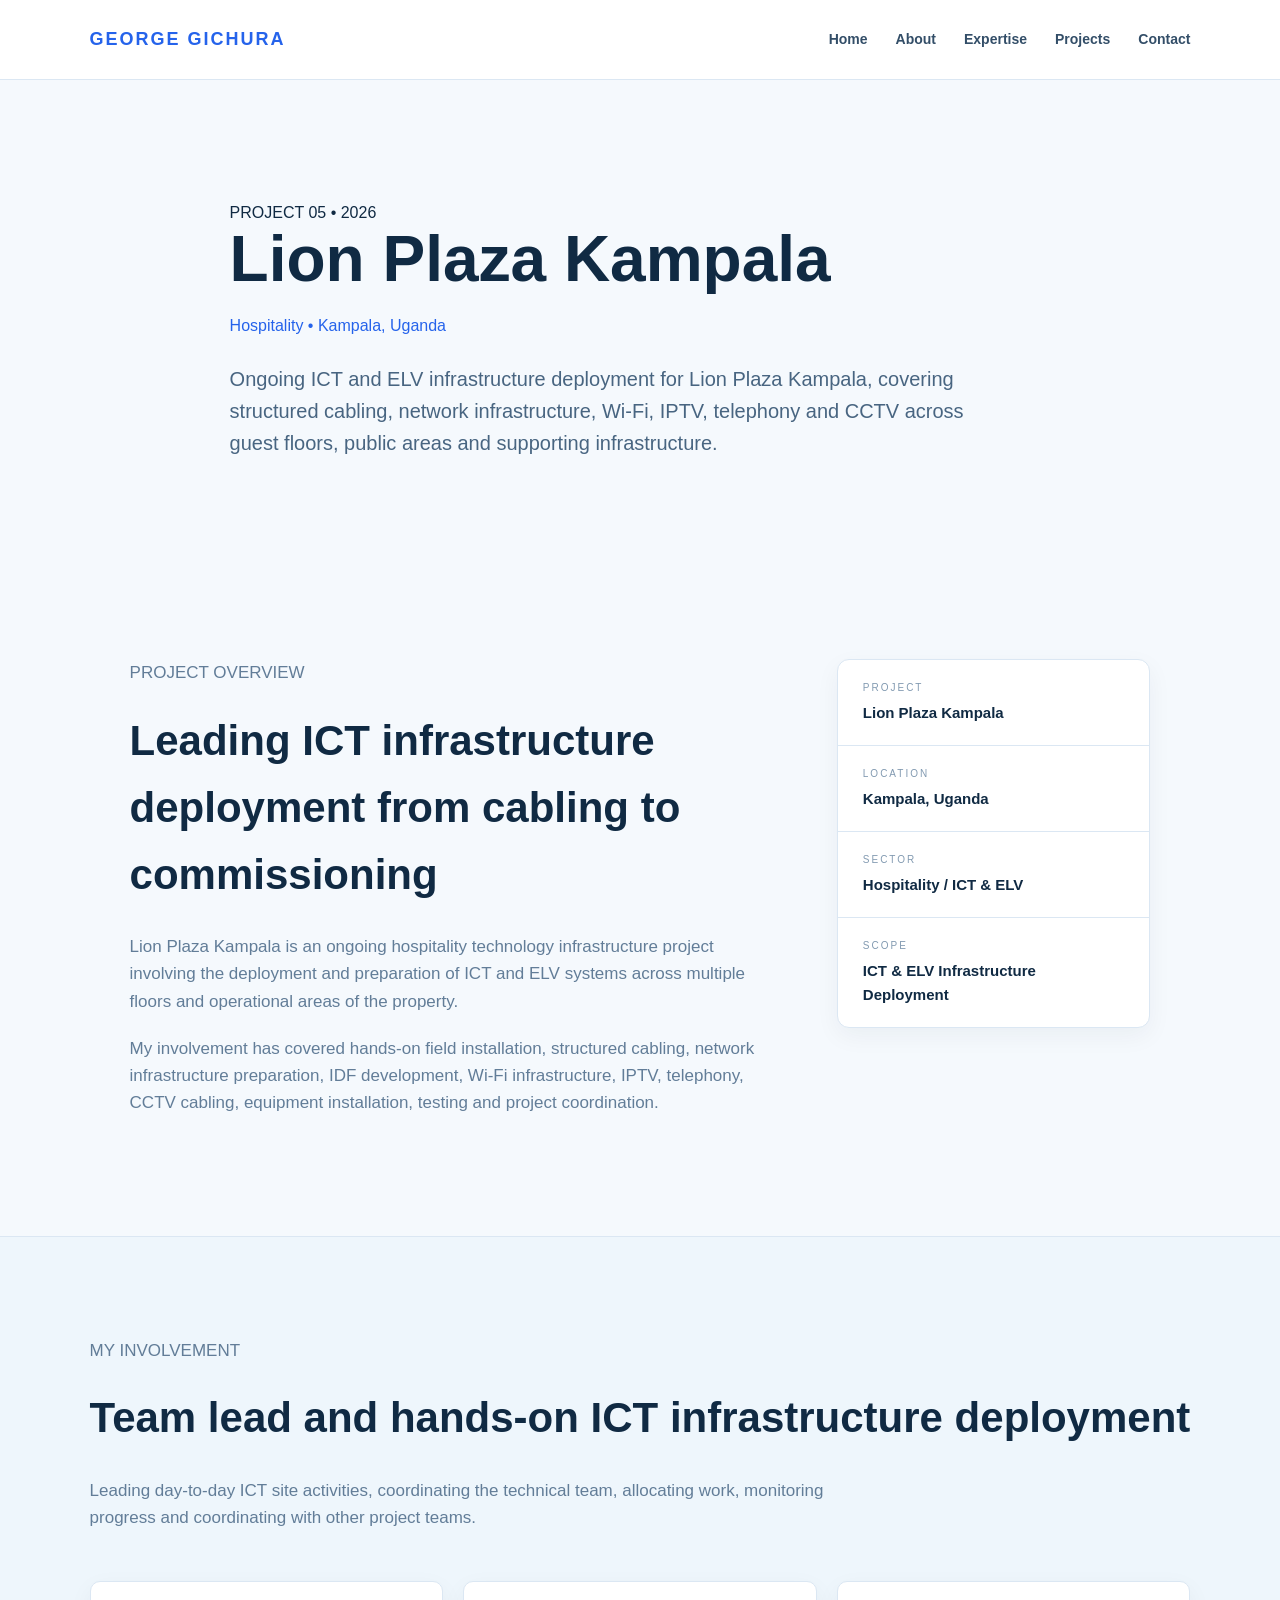
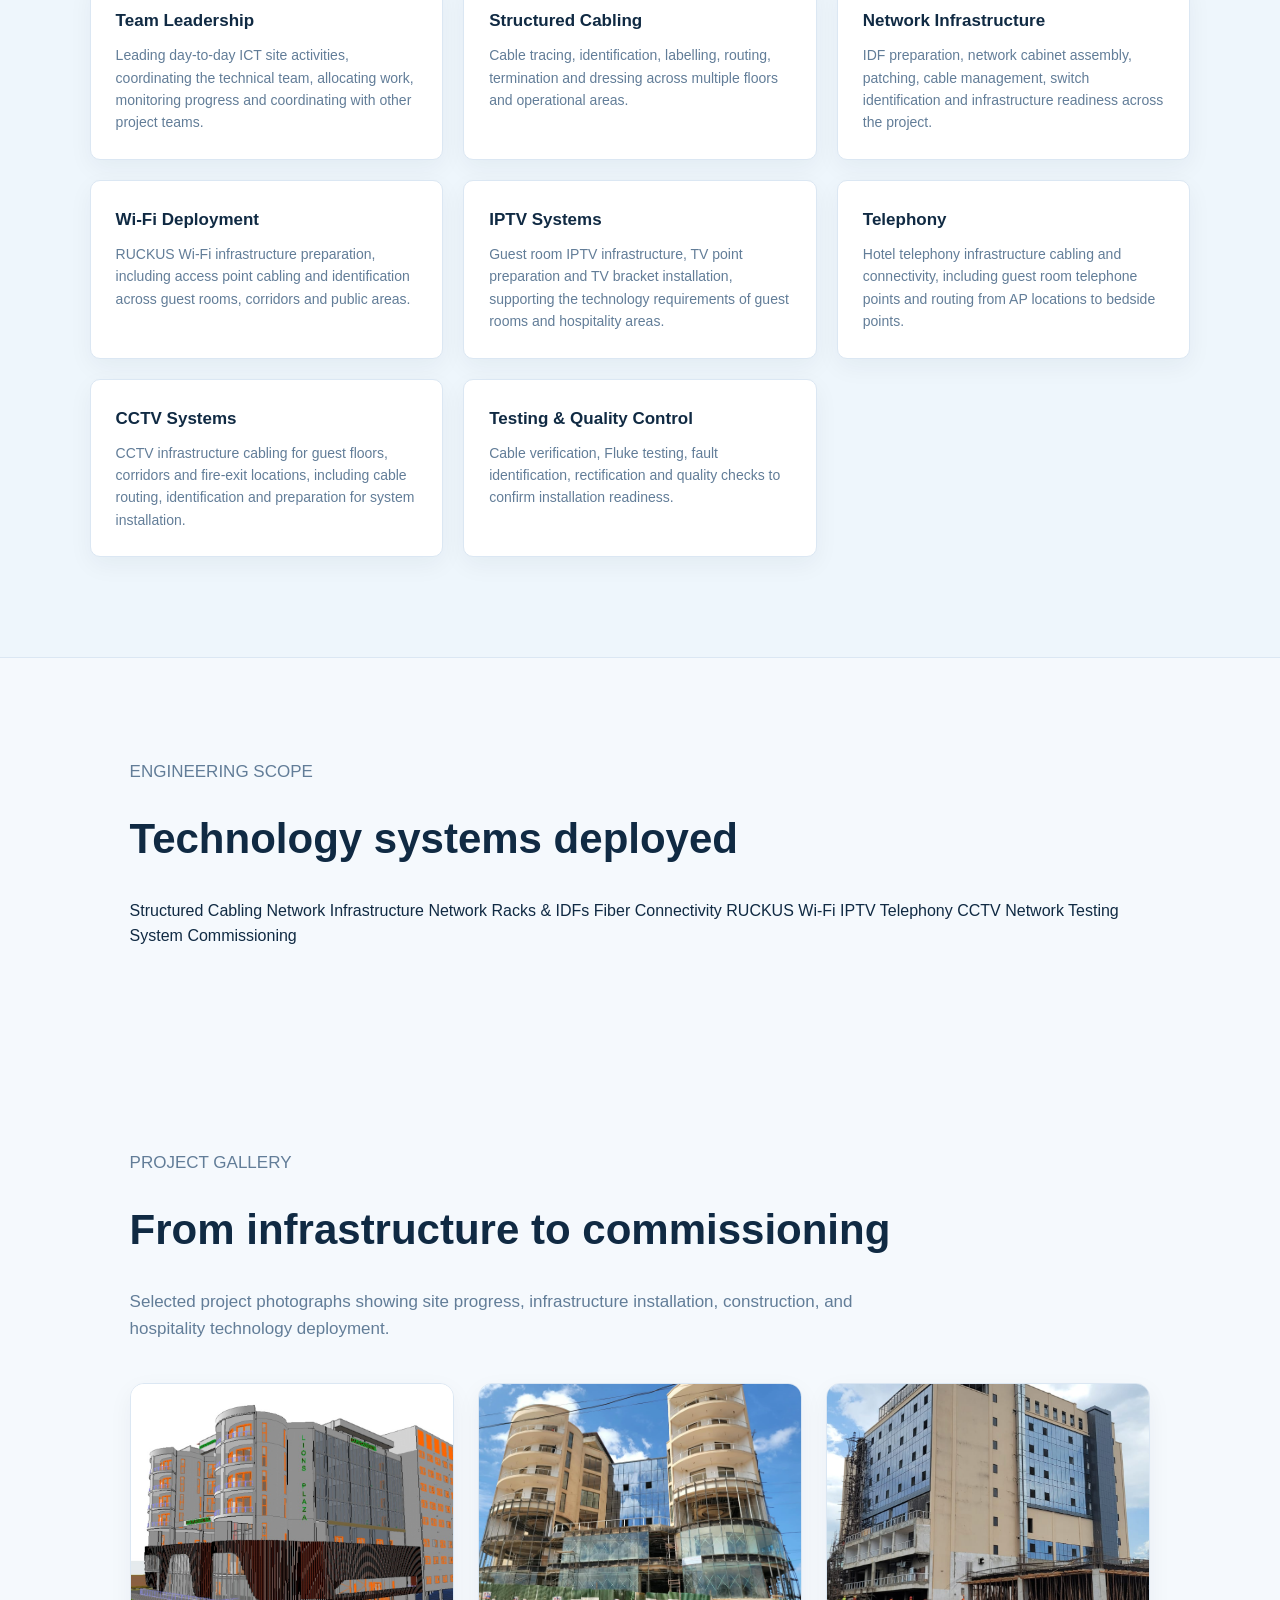
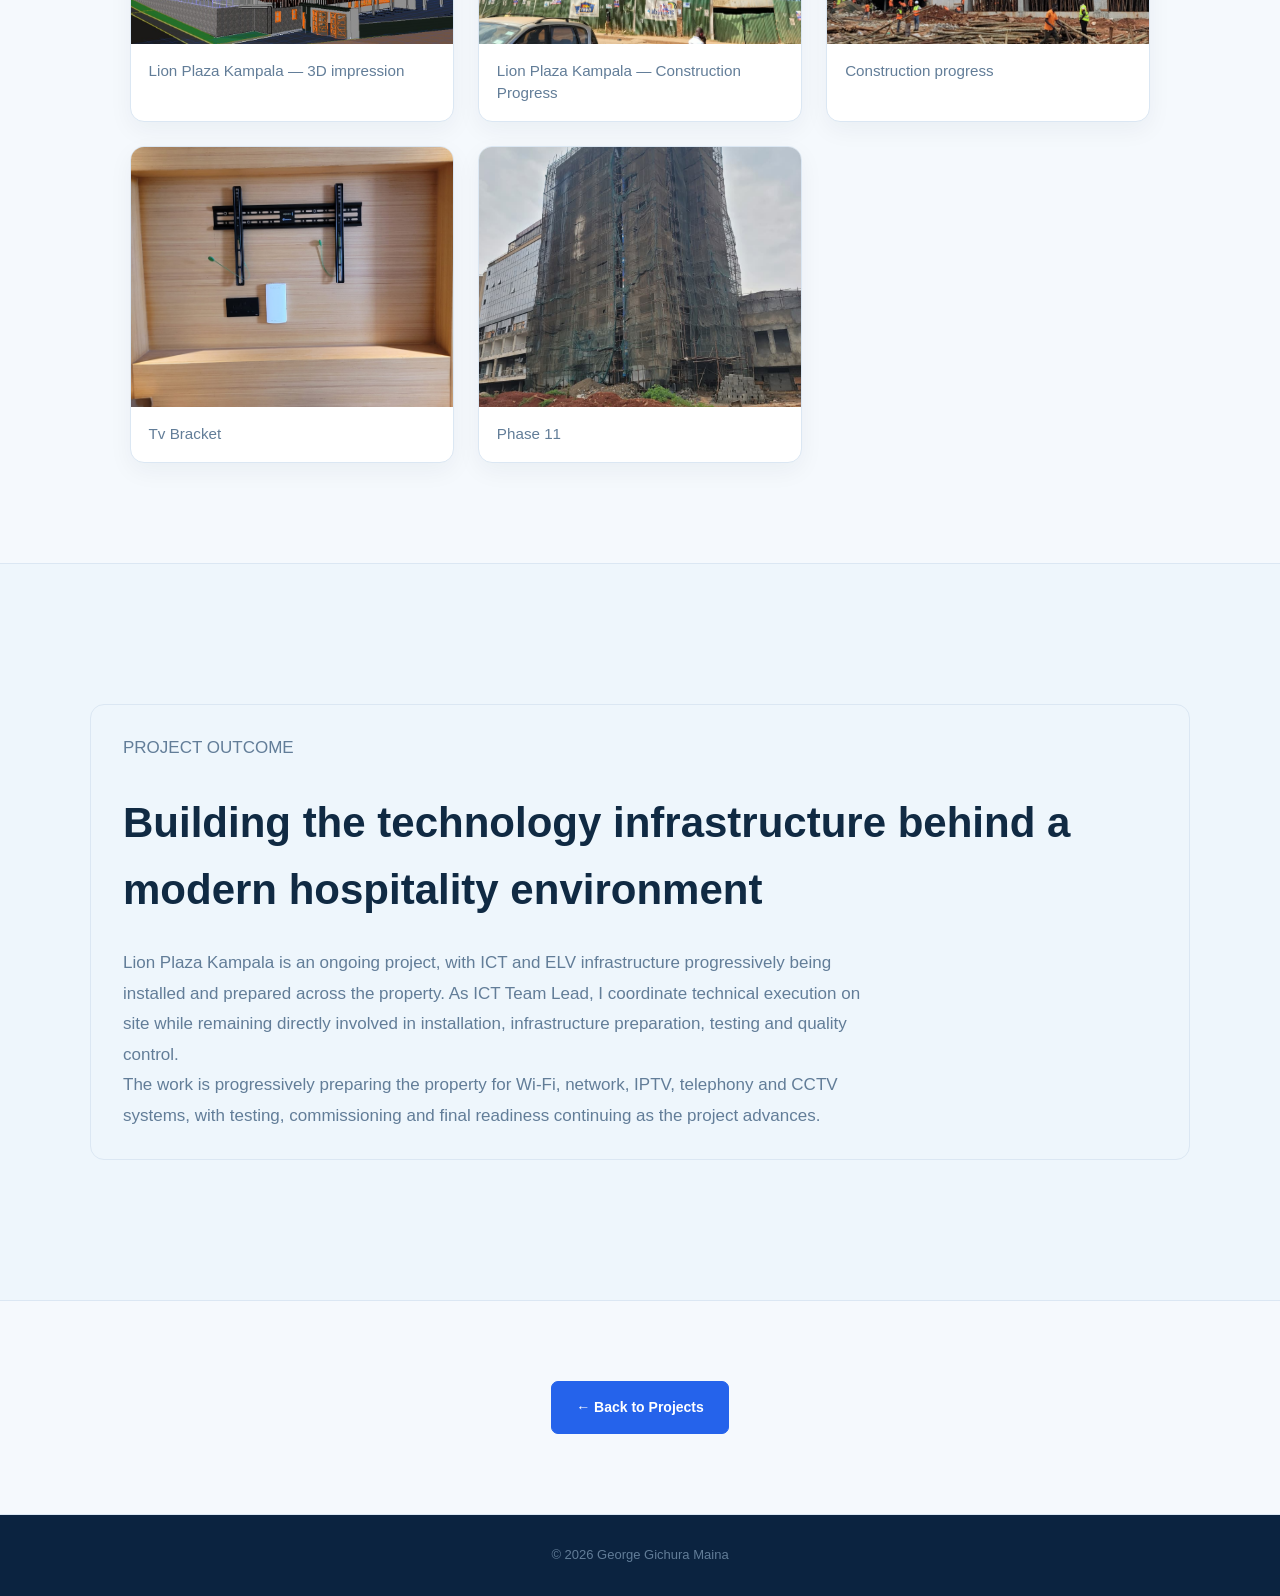
<file: projects/lion-plaza-kampala.html>
<!DOCTYPE html>
<html lang="en">
<head>
    <meta charset="UTF-8">
    <meta name="viewport" content="width=device-width, initial-scale=1.0">
    <title>Lion Plaza Kampala | George Gichura Maina</title>
    <link rel="stylesheet" href="../style.css">
</head>

<body>

    <!-- NAVIGATION -->
    <header class="navbar">
        <div class="logo">GEORGE GICHURA</div>
        <nav>
            <a href="../index.html">Home</a>
            <a href="../index.html#about">About</a>
            <a href="../index.html#expertise">Expertise</a>
            <a href="../index.html#projects">Projects</a>
            <a href="../index.html#contact">Contact</a>
        </nav>
    </header>

    <main>

        <!-- PROJECT HERO -->
        <section class="project-hero">
            <p class="section-label">PROJECT 05 • 2026</p>
            <h1>Lion Plaza Kampala</h1>

            <p class="project-location">
                Hospitality • Kampala, Uganda
            </p>

            <p class="project-hero-description">
    Ongoing ICT and ELV infrastructure deployment for Lion Plaza
    Kampala, covering structured cabling, network infrastructure,
    Wi-Fi, IPTV, telephony and CCTV across guest floors, public
    areas and supporting infrastructure.
</p>
        </section>


        <!-- PROJECT OVERVIEW -->
        <section class="project-section">
            <div class="project-info-grid">

                <div>
                    <p class="section-label">PROJECT OVERVIEW</p>

                    <h2>Leading ICT infrastructure deployment from cabling to commissioning</h2>

                    <p>
    Lion Plaza Kampala is an ongoing hospitality technology infrastructure project involving the deployment and preparation of ICT and ELV systems across multiple floors and operational areas of the property.
</p>

<p>
    My involvement has covered hands-on field installation, structured cabling, network infrastructure preparation, IDF development, Wi-Fi infrastructure, IPTV, telephony, CCTV cabling, equipment installation, testing and project coordination.
</p>
                </div>

                <div class="project-facts">
                    <div class="fact">
                        <span>PROJECT</span>
                        <strong>Lion Plaza Kampala</strong>
                    </div>

                    <div class="fact">
                        <span>LOCATION</span>
                        <strong>Kampala, Uganda</strong>
                    </div>

                    <div class="fact">
                        <span>SECTOR</span>
                        <strong>Hospitality / ICT & ELV</strong>
                    </div>

                    <div class="fact">
                        <span>SCOPE</span>
                        <strong>ICT & ELV Infrastructure Deployment</strong>
                    </div>
                </div>

            </div>
        </section>


        <!-- MY INVOLVEMENT -->
<section class="project-section project-dark">

    <p class="section-label">MY INVOLVEMENT</p>

    <h2>Team lead and hands-on ICT infrastructure deployment</h2>

    <p class="wide-text">
        Leading day-to-day ICT site activities, coordinating the technical team, allocating work, monitoring progress and coordinating with other project teams.
    </p>

    <div class="role-grid">

        <div class="role-item">
            <strong>Team Leadership</strong>
            <p>
                Leading day-to-day ICT site activities, coordinating the technical team, allocating work, monitoring progress and coordinating with other project teams.
            </p>
        </div>

        <div class="role-item">
            <strong>Structured Cabling</strong>
            <p>
                Cable tracing, identification, labelling, routing, termination and dressing across multiple floors and operational areas.
            </p>
        </div>

        <div class="role-item">
            <strong>Network Infrastructure</strong>
            <p>
                IDF preparation, network cabinet assembly, patching, cable management, switch identification and infrastructure readiness across the project.
            </p>
        </div>

        <div class="role-item">
            <strong>Wi-Fi Deployment</strong>
            <p>
                RUCKUS Wi-Fi infrastructure preparation, including access point cabling and identification across guest rooms, corridors and public areas.
            </p>
        </div>

        <div class="role-item">
            <strong>IPTV Systems</strong>
            <p>
                Guest room IPTV infrastructure, TV point preparation and TV bracket installation, supporting the technology requirements of guest rooms and hospitality areas.
            </p>
        </div>

        <div class="role-item">
            <strong>Telephony</strong>
            <p>
                Hotel telephony infrastructure cabling and connectivity, including guest room telephone points and routing from AP locations to bedside points.
            </p>
        </div>

        <div class="role-item">
            <strong>CCTV Systems</strong>
            <p>
                CCTV infrastructure cabling for guest floors, corridors and fire-exit locations, including cable routing, identification and preparation for system installation.
            </p>
        </div>

        <div class="role-item">
            <strong>Testing & Quality Control</strong>
            <p>
                Cable verification, Fluke testing, fault identification, rectification and quality checks to confirm installation readiness.
            </p>
        </div>

    </div>

</section>


        <!-- ENGINEERING SCOPE -->
<section class="project-section">

    <p class="section-label">ENGINEERING SCOPE</p>

    <h2>Technology systems deployed</h2>

    <div class="technology-grid">
        <span>Structured Cabling</span>
        <span>Network Infrastructure</span>
        <span>Network Racks & IDFs</span>
        <span>Fiber Connectivity</span>
        <span>RUCKUS Wi-Fi</span>
        <span>IPTV</span>
        <span>Telephony</span>
        <span>CCTV</span>
        <span>Network Testing</span>
        <span>System Commissioning</span>
    </div>

</section>


        <!-- PROJECT GALLERY -->
        <section class="project-section">

            <p class="section-label">PROJECT GALLERY</p>

            <h2>From infrastructure to commissioning</h2>

            <p class="wide-text">
                Selected project photographs showing site progress,
                infrastructure installation, construction, and hospitality technology deployment.
            </p>

            <div class="project-gallery">

                <figure>
                   <img src="../images/Projects/Lion-Plaza-Kampala/01_Lion_Plaza_Kampala_TV_Installation.jpg"
     alt="Lion Plaza Kampala — Guest Room TV Installation">
                    <figcaption>Lion Plaza Kampala — 3D impression</figcaption>
                </figure>
                <figure>
                    <img src="../images/Projects/Lion-Plaza-Kampala/05_Lion_Plaza_Kampala_Team_Lead_On_Site.jpg"
                         alt="Lion Plaza Kampala — ICT Team Lead on Site">
                    <figcaption>Lion Plaza Kampala — Construction Progress</figcaption>
                </figure>

                <figure>
                    <img src="../images/Projects/Lion-Plaza-Kampala/06_Lion_Plaza_Kampala_Network_Room_Work.jpg"
                         alt="Site">
                    <figcaption>Construction progress</figcaption>
                </figure>

                <figure>
                    <img src="../images/Projects/Lion-Plaza-Kampala/07_Lion_Plaza_Kampala_Corridor_Installation.jpg"
                         alt="Guest Room">
                    <figcaption>Tv Bracket</figcaption>
                </figure>

                <figure>
                    <img src="../images/Projects/Lion-Plaza-Kampala/10_Lion_Plaza_Kampala_TV_Wall_Infrastructure.jpg"
                         alt="Phase 11">
                    <figcaption>Phase 11</figcaption>
                </figure>

            </div>
        </section>


        <!-- PROJECT OUTCOME -->
        <section class="project-section project-dark">

            <div class="project-outcome">

                <p class="section-label">PROJECT OUTCOME</p>

                <h2><h2>Building the technology infrastructure behind a modern hospitality environment</h2></h2>

                <p>
    Lion Plaza Kampala is an ongoing project, with ICT and ELV infrastructure
    progressively being installed and prepared across the property. As ICT Team
    Lead, I coordinate technical execution on site while remaining directly
    involved in installation, infrastructure preparation, testing and quality
    control.
</p>

<p>
    The work is progressively preparing the property for Wi-Fi, network,
    IPTV, telephony and CCTV systems, with testing, commissioning and final
    readiness continuing as the project advances.
</p>

            </div>

        </section>


        <!-- BACK TO PROJECTS -->
        <section class="project-navigation">
            <a href="../index.html#projects" class="btn primary">
                ← Back to Projects
            </a>
        </section>

    </main>


    <footer>
        <p>© 2026 George Gichura Maina</p>
    </footer>

</body>
</html>
</file>
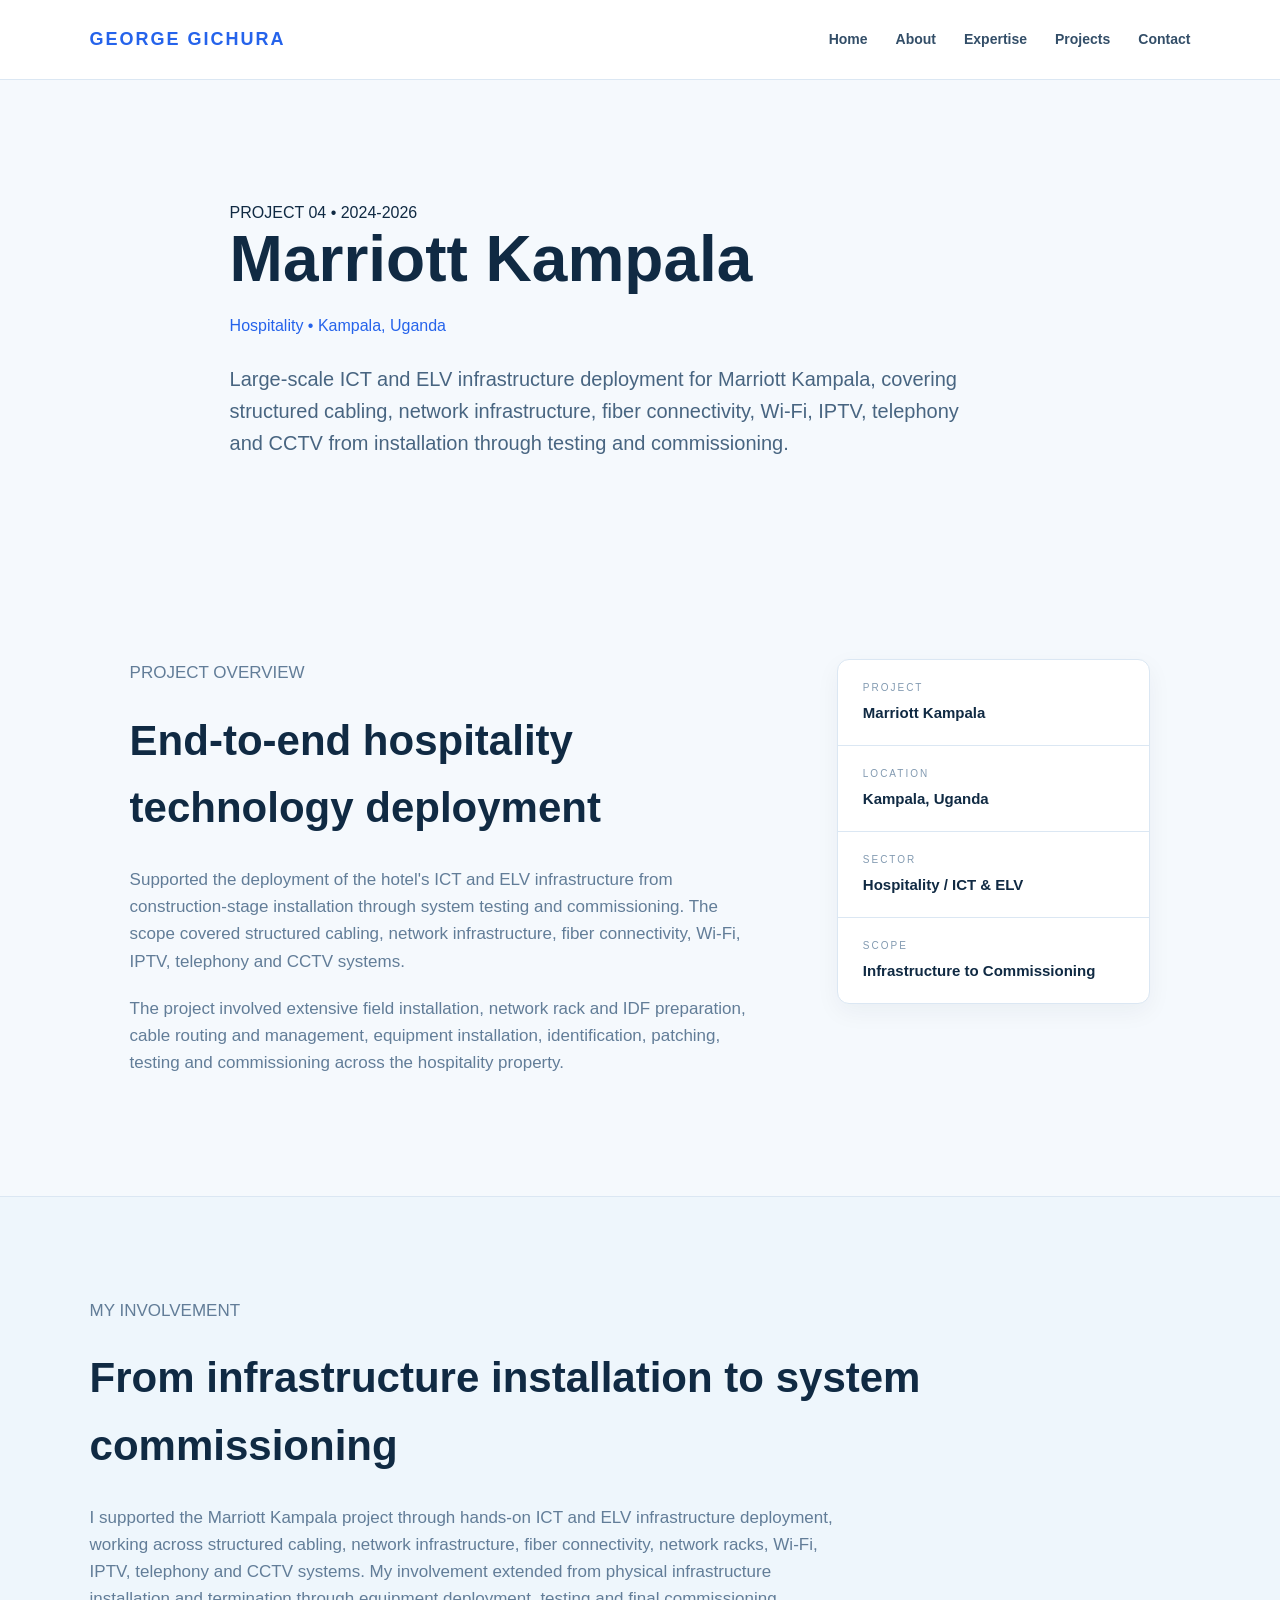
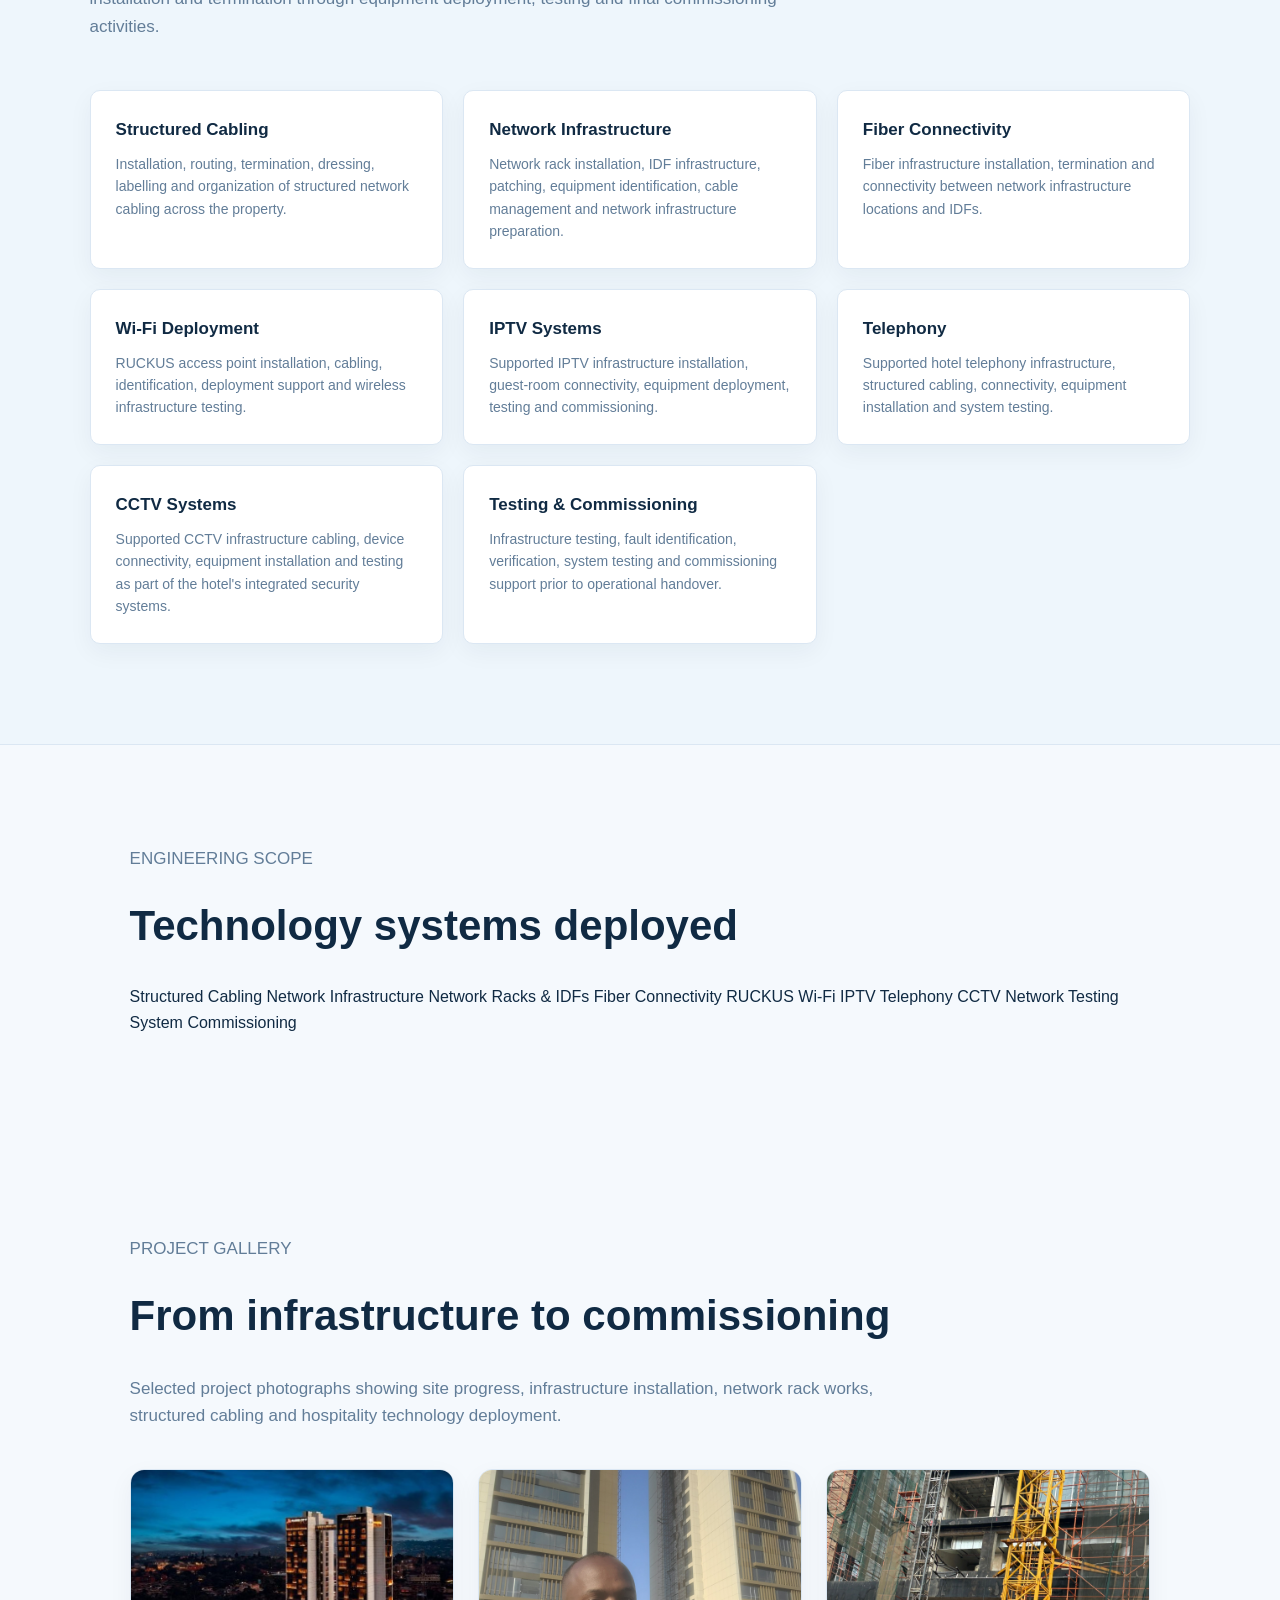
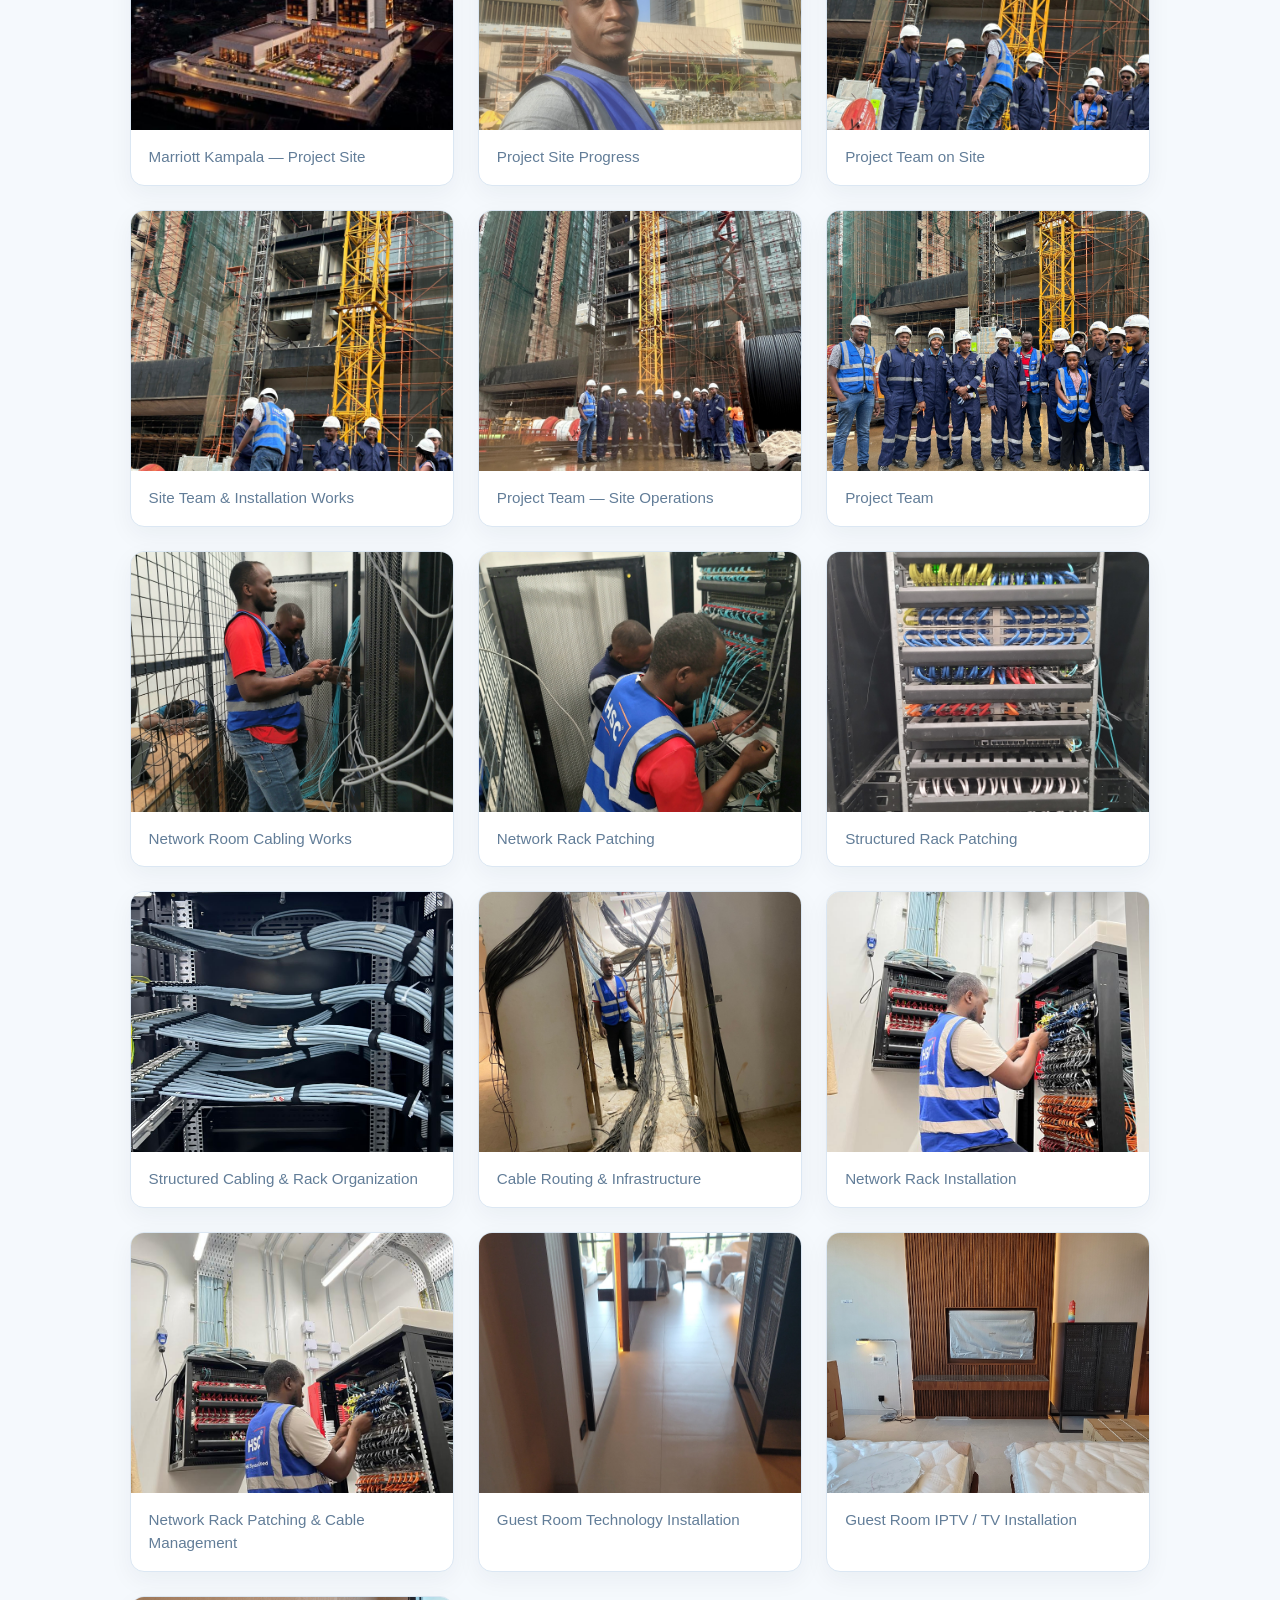
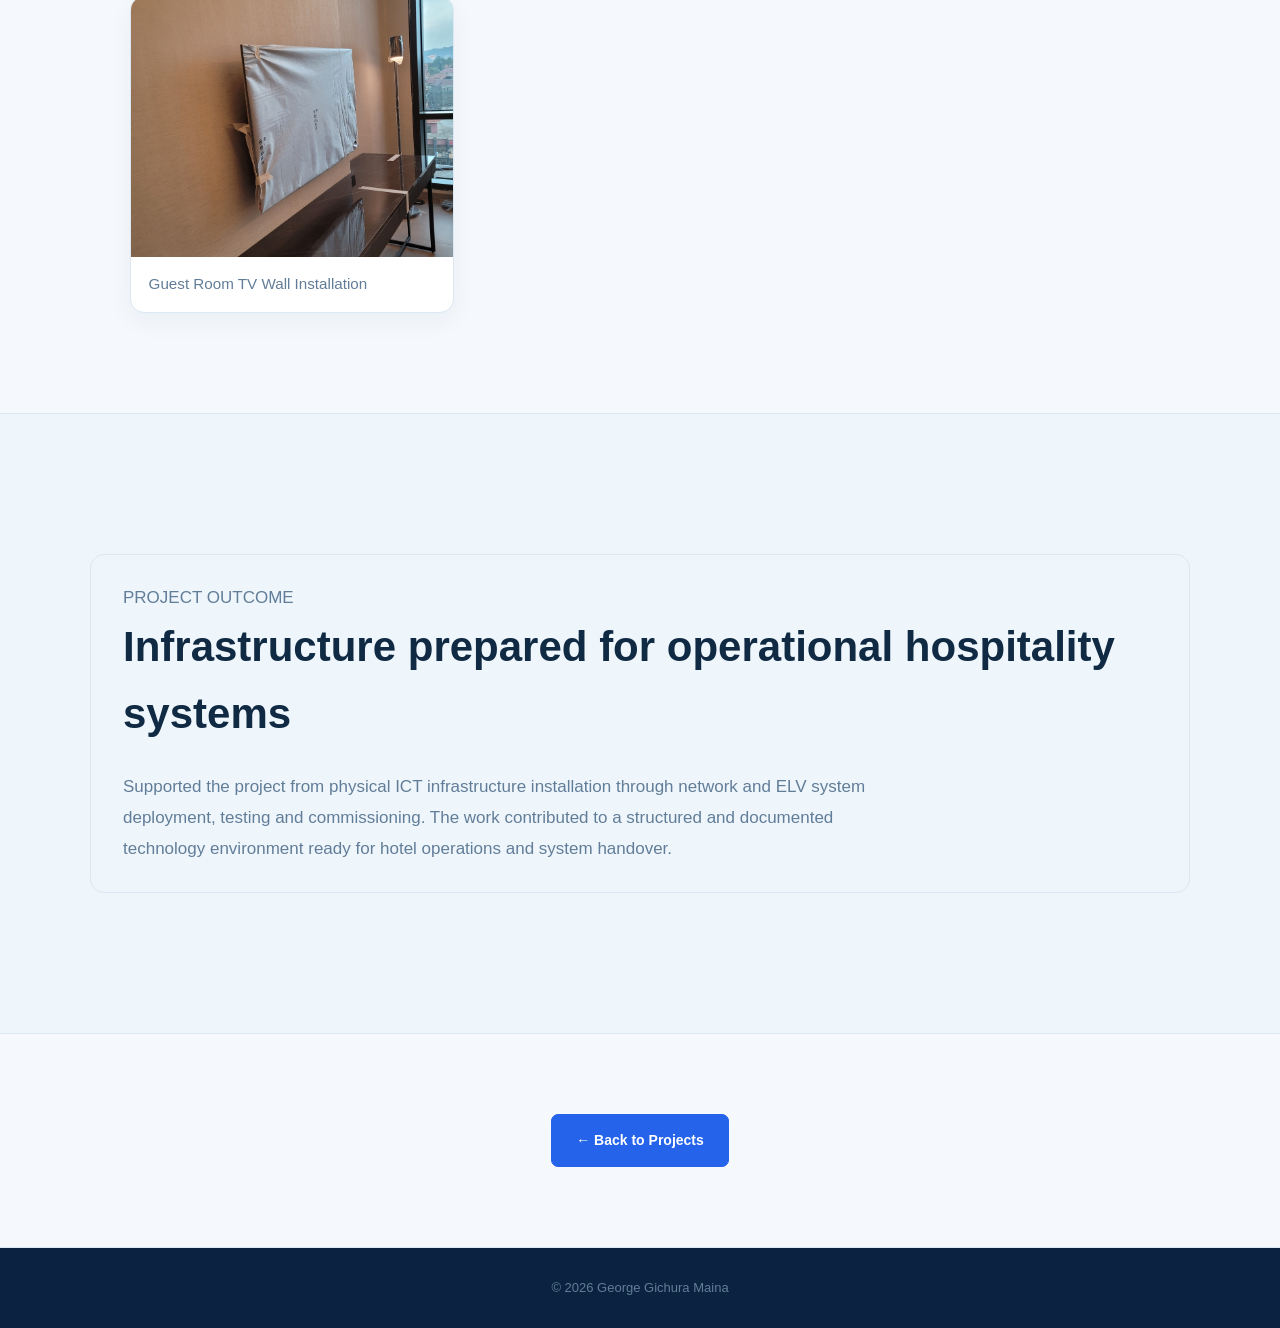
<file: projects/marriott-kampala.html>
<!DOCTYPE html>
<html lang="en">
<head>
    <meta charset="UTF-8">
    <meta name="viewport" content="width=device-width, initial-scale=1.0">
    <title>Marriott Kampala | George Gichura Maina</title>
    <link rel="stylesheet" href="../style.css">
</head>

<body>

    <!-- NAVIGATION -->
    <header class="navbar">
        <div class="logo">GEORGE GICHURA</div>
        <nav>
            <a href="../index.html">Home</a>
            <a href="../index.html#about">About</a>
            <a href="../index.html#expertise">Expertise</a>
            <a href="../index.html#projects">Projects</a>
            <a href="../index.html#contact">Contact</a>
        </nav>
    </header>

    <main>

        <!-- PROJECT HERO -->
        <section class="project-hero">
            <p class="section-label">PROJECT 04 • 2024-2026</p>
            <h1>Marriott Kampala</h1>

            <p class="project-location">
                Hospitality • Kampala, Uganda
            </p>

            <p class="project-hero-description">
    Large-scale ICT and ELV infrastructure deployment for Marriott
    Kampala, covering structured cabling, network infrastructure,
    fiber connectivity, Wi-Fi, IPTV, telephony and CCTV from
    installation through testing and commissioning.
</p>
        </section>


        <!-- PROJECT OVERVIEW -->
        <section class="project-section">
            <div class="project-info-grid">

                <div>
                    <p class="section-label">PROJECT OVERVIEW</p>

                    <h2>End-to-end hospitality technology deployment</h2>

                    <p>
    Supported the deployment of the hotel's ICT and ELV infrastructure
    from construction-stage installation through system testing and
    commissioning. The scope covered structured cabling, network
    infrastructure, fiber connectivity, Wi-Fi, IPTV, telephony and
    CCTV systems.
</p>

<p>
    The project involved extensive field installation, network rack and
    IDF preparation, cable routing and management, equipment installation,
    identification, patching, testing and commissioning across the
    hospitality property.
</p>
                </div>

                <div class="project-facts">
                    <div class="fact">
                        <span>PROJECT</span>
                        <strong>Marriott Kampala</strong>
                    </div>

                    <div class="fact">
                        <span>LOCATION</span>
                        <strong>Kampala, Uganda</strong>
                    </div>

                    <div class="fact">
                        <span>SECTOR</span>
                        <strong>Hospitality / ICT & ELV</strong>
                    </div>

                    <div class="fact">
                        <span>SCOPE</span>
                        <strong>Infrastructure to Commissioning</strong>
                    </div>
                </div>

            </div>
        </section>


        <!-- MY INVOLVEMENT -->
<section class="project-section project-dark">

    <p class="section-label">MY INVOLVEMENT</p>

    <h2>From infrastructure installation to system commissioning</h2>

    <p class="wide-text">
        I supported the Marriott Kampala project through hands-on ICT and ELV
        infrastructure deployment, working across structured cabling, network
        infrastructure, fiber connectivity, network racks, Wi-Fi, IPTV,
        telephony and CCTV systems. My involvement extended from physical
        infrastructure installation and termination through equipment
        deployment, testing and final commissioning activities.
    </p>

    <div class="role-grid">

        <div class="role-item">
            <strong>Structured Cabling</strong>
            <p>
                Installation, routing, termination, dressing, labelling and
                organization of structured network cabling across the property.
            </p>
        </div>

        <div class="role-item">
            <strong>Network Infrastructure</strong>
            <p>
                Network rack installation, IDF infrastructure, patching,
                equipment identification, cable management and network
                infrastructure preparation.
            </p>
        </div>

        <div class="role-item">
            <strong>Fiber Connectivity</strong>
            <p>
                Fiber infrastructure installation, termination and connectivity
                between network infrastructure locations and IDFs.
            </p>
        </div>

        <div class="role-item">
            <strong>Wi-Fi Deployment</strong>
            <p>
                RUCKUS access point installation, cabling, identification,
                deployment support and wireless infrastructure testing.
            </p>
        </div>

        <div class="role-item">
            <strong>IPTV Systems</strong>
            <p>
                Supported IPTV infrastructure installation, guest-room
                connectivity, equipment deployment, testing and commissioning.
            </p>
        </div>

        <div class="role-item">
            <strong>Telephony</strong>
            <p>
                Supported hotel telephony infrastructure, structured cabling,
                connectivity, equipment installation and system testing.
            </p>
        </div>

        <div class="role-item">
            <strong>CCTV Systems</strong>
            <p>
                Supported CCTV infrastructure cabling, device connectivity,
                equipment installation and testing as part of the hotel's
                integrated security systems.
            </p>
        </div>

        <div class="role-item">
            <strong>Testing & Commissioning</strong>
            <p>
                Infrastructure testing, fault identification, verification,
                system testing and commissioning support prior to operational
                handover.
            </p>
        </div>

    </div>

</section>


        <!-- ENGINEERING SCOPE -->
<section class="project-section">

    <p class="section-label">ENGINEERING SCOPE</p>

    <h2>Technology systems deployed</h2>

    <div class="technology-grid">
        <span>Structured Cabling</span>
        <span>Network Infrastructure</span>
        <span>Network Racks & IDFs</span>
        <span>Fiber Connectivity</span>
        <span>RUCKUS Wi-Fi</span>
        <span>IPTV</span>
        <span>Telephony</span>
        <span>CCTV</span>
        <span>Network Testing</span>
        <span>System Commissioning</span>
    </div>

</section>


        <!-- PROJECT GALLERY -->
        <section class="project-section">

            <p class="section-label">PROJECT GALLERY</p>

            <h2>From infrastructure to commissioning</h2>

            <p class="wide-text">
                Selected project photographs showing site progress,
                infrastructure installation, network rack works,
                structured cabling and hospitality technology deployment.
            </p>

            <div class="project-gallery">

                <figure>
                   <img src="../images/Projects/Eneo%203city/Marriott-Kampala/01_Marriott_Kampala_Project_Site_Exterior.jpg"
     alt="Marriott Kampala project site exterior">
                    <figcaption>Marriott Kampala — Project Site</figcaption>
                </figure>

                <figure>
                    <img src="../images/Projects/Eneo%203city/Marriott-Kampala/02_Marriott_Kampala_Site_Progress.jpg"
                         alt="Marriott Kampala construction site progress">
                    <figcaption>Project Site Progress</figcaption>
                </figure>

                <figure>
                    <img src="../images/Projects/Eneo%203city/Marriott-Kampala/03_Marriott_Kampala_Site_Team.jpg"
                         alt="Project team at Marriott Kampala site">
                    <figcaption>Project Team on Site</figcaption>
                </figure>

                <figure>
                    <img src="../images/Projects/Eneo%203city/Marriott-Kampala/04_Marriott_Kampala_Site_Team_Work.jpg"
                         alt="HSC project team working on site">
                    <figcaption>Site Team & Installation Works</figcaption>
                </figure>

                <figure>
                    <img src="../images/Projects/Eneo%203city/Marriott-Kampala/05_Marriott_Kampala_Site_Team_Wide_View.jpg"
                         alt="Marriott Kampala project team">
                    <figcaption>Project Team — Site Operations</figcaption>
                </figure>

                <figure>
                    <img src="../images/Projects/Eneo%203city/Marriott-Kampala/06_Marriott_Kampala_Project_Team.jpg"
                         alt="Marriott Kampala project team">
                    <figcaption>Project Team</figcaption>
                </figure>

                <figure>
                    <img src="../images/Projects/Eneo%203city/Marriott-Kampala/07_Marriott_Kampala_Network_Room_Cabling_Work.jpg"
                         alt="Network room cabling installation">
                    <figcaption>Network Room Cabling Works</figcaption>
                </figure>

                <figure>
                    <img src="../images/Projects/Eneo%203city/Marriott-Kampala/08_Marriott_Kampala_Network_Rack_Patching.jpg"
                         alt="Network rack patching">
                    <figcaption>Network Rack Patching</figcaption>
                </figure>

                <figure>
                    <img src="../images/Projects/Eneo%203city/Marriott-Kampala/09_Marriott_Kampala_Network_Rack_Structured_Patching.jpg"
                         alt="Structured network rack patching">
                    <figcaption>Structured Rack Patching</figcaption>
                </figure>

                <figure>
                    <img src="../images/Projects/Eneo%203city/Marriott-Kampala/10_Marriott_Kampala_Structured_Cabling_Rack.jpg"
                         alt="Structured cabling in network rack">
                    <figcaption>Structured Cabling & Rack Organization</figcaption>
                </figure>

                <figure>
                    <img src="../images/Projects/Eneo%203city/Marriott-Kampala/11_Marriott_Kampala_Cable_Routing_Infrastructure.jpg"
                         alt="Cable routing infrastructure">
                    <figcaption>Cable Routing & Infrastructure</figcaption>
                </figure>

                <figure>
                    <img src="../images/Projects/Eneo%203city/Marriott-Kampala/12_Marriott_Kampala_Network_Rack_Installation.jpg"
                         alt="Network rack installation">
                    <figcaption>Network Rack Installation</figcaption>
                </figure>

                <figure>
                    <img src="../images/Projects/Eneo%203city/Marriott-Kampala/13_Marriott_Kampala_Network_Rack_Patching.jpg"
                         alt="Network rack patching and cable management">
                    <figcaption>Network Rack Patching & Cable Management</figcaption>
                </figure>

                <figure>
                    <img src="../images/Projects/Eneo%203city/Marriott-Kampala/14_Marriott_Kampala_Guest_Room_Technology_Installation.jpg"
                         alt="Guest room technology installation">
                    <figcaption>Guest Room Technology Installation</figcaption>
                </figure>

                <figure>
                    <img src="../images/Projects/Eneo%203city/Marriott-Kampala/15_Marriott_Kampala_Guest_Room_TV_Installation.jpg"
                         alt="Guest room TV installation">
                    <figcaption>Guest Room IPTV / TV Installation</figcaption>
                </figure>

                <figure>
                    <img src="../images/Projects/Eneo%203city/Marriott-Kampala/16_Marriott_Kampala_Guest_Room_TV_Wall_Mount.jpg"
                         alt="Guest room TV wall installation">
                    <figcaption>Guest Room TV Wall Installation</figcaption>
                </figure>

            </div>
        </section>


        <!-- PROJECT OUTCOME -->
        <section class="project-section project-dark">

            <div class="project-outcome">

                <p class="section-label">PROJECT OUTCOME</p>

                <h2>Infrastructure prepared for operational hospitality systems</h2>

                <p>
                    Supported the project from physical ICT infrastructure
                    installation through network and ELV system deployment,
                    testing and commissioning. The work contributed to a
                    structured and documented technology environment ready
                    for hotel operations and system handover.
                </p>

            </div>

        </section>


        <!-- BACK TO PROJECTS -->
        <section class="project-navigation">
            <a href="../index.html#projects" class="btn primary">
                ← Back to Projects
            </a>
        </section>

    </main>


    <footer>
        <p>© 2026 George Gichura Maina</p>
    </footer>

</body>
</html>
</file>
<file: style.css>
/* =========================
   RESET
========================= */
*{margin:0;padding:0;box-sizing:border-box}
html{scroll-behavior:smooth}
body{font-family:Arial,sans-serif;background:#f5f9fd;color:#102a43;line-height:1.6}
a{color:inherit;text-decoration:none}
img{max-width:100%}

/* ========================= NAVIGATION ========================= */
.navbar{height:80px;display:flex;align-items:center;justify-content:space-between;padding:0 7%;border-bottom:1px solid #dbe7f3;background:#fff;position:relative;z-index:10}
.logo {
    font-size: 18px;
    font-weight: 800;
    letter-spacing: 2px;
    color: #2563eb;
}
nav {
    display: flex;
    align-items: center;
    gap: 28px;
}

nav a {
    display: inline-flex;
    align-items: center;
    gap: 7px;
    color: #334e68;
    font-size: 14px;
    font-weight: 700;
    text-decoration: none;
    transition: 0.25s ease;
}

.nav-icon {
    width: 18px;
    height: 18px;
    fill: none;
    stroke: #2563eb;
    stroke-width: 2;
    stroke-linecap: round;
    stroke-linejoin: round;
    flex-shrink: 0;
    transition: 0.25s ease;
}

nav a:hover {
    color: #2563eb;
}

nav a:hover .nav-icon {
    transform: translateY(-1px);
}

/* ========================= HERO ========================= */
.hero {
    min-height: 650px;
    display: grid;
    grid-template-columns: 1fr 1fr;
    align-items: center;
    gap: 60px;
    padding: 80px 7%;
    background: linear-gradient(
        135deg,
        #f8fbff 0%,
        #eef6ff 100%
    );
}
.hero-content{max-width:650px;min-width:0}
.eyebrow{color:#2563eb;font-size:13px;font-weight:bold;letter-spacing:3px;margin-bottom:20px}
.hero h1{color:#102a43;font-size:64px;line-height:1.05;margin-bottom:25px}
.hero-description{color:#486581;font-size:19px;max-width:560px;margin-bottom:35px}
.hero-buttons{display:flex;gap:15px;flex-wrap:wrap}
.btn{display:inline-block;padding:14px 24px;border-radius:7px;font-size:14px;font-weight:bold;transition:.25s}
.btn:hover{transform:translateY(-2px)}
.primary{background:#2563eb;color:#fff;border:1px solid #2563eb}
.primary:hover{background:#1d4ed8}
.secondary{border:1px solid #b8cbe0;color:#102a43;background:#fff}
.secondary:hover{border-color:#2563eb;color:#2563eb}
.hero-visual{display:flex;justify-content:center;align-items:center}
.hero-image{width:100%;max-width:480px;height:560px;object-fit:cover;object-position:center top;border-radius:24px;display:block;box-shadow:0 20px 50px rgba(15,76,129,.18)}

/* Legacy network card */
.network-card{width:360px;height:360px;border:1px solid #dbe7f3;border-radius:20px;display:flex;flex-direction:column;justify-content:center;align-items:center;text-align:center;background:#fff;box-shadow:0 20px 50px rgba(15,76,129,.12)}
.network-icon{font-size:80px;margin-bottom:20px;color:#2563eb}
.network-card h3{font-size:18px;letter-spacing:2px;margin-bottom:10px;color:#102a43}
.network-card p{color:#627d98;font-size:14px;padding:0 30px}

/* ========================= TECHNOLOGY BAR ========================= */
.technology-bar {
    display: grid;
    grid-template-columns: repeat(4, 1fr);
    align-items: center;
    gap: 20px;
    gap: 18px 26px;
    padding: 28px 7%;
    border-top: 1px solid #dbe7f3;
    border-bottom: 1px solid #dbe7f3;
    background: #ffffff;
}

.technology-item {
    display: flex;
    align-items: center;
    justify-content: center;
    align-items: center;
    gap: 9px;
    color: #334e68;
    font-size: 11px;
    font-weight: 700;
    letter-spacing: 0.8px;
    white-space: nowrap;
    transition: 0.25s ease;
}

.technology-icon {
    width: 19px;
    height: 19px;
    fill: none;
    stroke: #2563eb;
    stroke-width: 1.8;
    stroke-linecap: round;
    stroke-linejoin: round;
    flex-shrink: 0;
    transition: 0.25s ease;
}

.technology-item:hover {
    color: #2563eb;
    transform: translateY(-2px);
}

.technology-item:hover .technology-icon {
    transform: scale(1.08);
}
/* ========================= SECTIONS ========================= */
.section {
    padding: 60px 7%;
    max-width: 1200px;
    margin: auto;
}
.section h2 {
    color: #102a43;
    font-size: 32px;
    margin-bottom: 18px;
}.section h2{color:#102a43;font-size:42px;margin-bottom:25px}
#about h2,
#expertise h2 {
    font-size: 32px;
    margin-bottom: 18px;
}
.section p{color:#486581;max-width:700px;font-size:18px}
.section-intro{margin-bottom:50px}

/* ========================= EXPERTISE ========================= */
.expertise-grid{display:grid;grid-template-columns:repeat(3,1fr);gap:20px;margin-top:50px}
.expertise-card{background:#fff;border:1px solid #dbe7f3;border-radius:12px;padding:30px;transition:.3s;box-shadow:0 8px 25px rgba(16,42,67,.05)}
.expertise-card:hover{border-color:#93c5fd;transform:translateY(-5px);box-shadow:0 15px 35px rgba(37,99,235,.1)}
.card-icon{font-size:28px;color:#2563eb;margin-bottom:25px}
.expertise-card h3{color:#102a43;font-size:20px;margin-bottom:15px}
.expertise-card p{font-size:15px;color:#627d98;margin-bottom:25px}
.card-tags{display:flex;flex-wrap:wrap;gap:8px}
.card-tags span{font-size:10px;letter-spacing:1px;color:#486581;border:1px solid #cbd5e1;padding:5px 8px;border-radius:4px}

/* ========================= PROJECTS ========================= */
.project-grid{display:grid;grid-template-columns:repeat(3,1fr);gap:24px;margin-top:50px}
.project-card{background:#fff;border:1px solid #dbe7f3;border-radius:12px;overflow:hidden;transition:.3s;box-shadow:0 8px 25px rgba(16,42,67,.05)}
.project-card:hover{transform:translateY(-6px);border-color:#93c5fd;box-shadow:0 15px 35px rgba(37,99,235,.1)}
.project-image{height:200px;overflow:hidden;display:flex;align-items:center;justify-content:center;background:#eaf3fb;border-bottom:1px solid #dbe7f3}
.project-image img{width:100%;height:200px;object-fit:cover;display:block;transition:.4s}
.project-card:hover .project-image img{transform:scale(1.05)}
.project-image span{font-size:11px;letter-spacing:2px;color:#2563eb;font-weight:bold}
.project-content{padding:30px}
.project-type{font-size:11px!important;color:#2563eb!important;letter-spacing:1px;margin-bottom:12px}
.project-content h3{color:#102a43;font-size:25px;margin-bottom:15px}
.project-content>p{font-size:15px;color:#627d98;margin-bottom:20px}
.project-tags{display:flex;flex-wrap:wrap;gap:7px;margin-bottom:25px}
.project-tags span{font-size:9px;letter-spacing:1px;border:1px solid #cbd5e1;padding:5px 7px;border-radius:4px;color:#486581}
.project-role{border-top:1px solid #dbe7f3;padding-top:20px;margin-top:10px}
.project-role strong{font-size:12px;letter-spacing:1px;color:#102a43}
.project-role p{font-size:14px;margin-top:8px;color:#627d98}
.project-link{display:inline-block;margin-top:25px;color:#2563eb;font-size:14px;font-weight:bold}

/* ========================= CERTIFICATIONS ========================= */
.certificate-grid{display:grid;grid-template-columns:repeat(3,1fr);gap:24px;margin-top:50px}
.certificate-card{background:#fff;border:1px solid #dbe7f3;border-radius:12px;padding:16px;box-shadow:0 8px 25px rgba(16,42,67,.05)}
.certificate-image{width:100%;height:220px;object-fit:contain;display:block;background:#fff;border-radius:6px}
.certificate-card h3{color:#102a43;font-size:16px;margin:16px 0 8px}
.certificate-card p{color:#627d98;font-size:13px;margin-bottom:15px}

/* ========================= CONTACT ========================= */
.contact-grid{display:grid;grid-template-columns:repeat(3,1fr);gap:20px;margin-top:45px}
.contact-card{background:#fff;border:1px solid #dbe7f3;border-radius:14px;padding:30px;box-shadow:0 8px 25px rgba(16,42,67,.05)}
.contact-card h3{color:#102a43;margin-bottom:12px;font-size:20px}
.contact-card p{color:#627d98;font-size:15px;margin-bottom:20px}
.contact-card .btn{margin:4px 6px 4px 0}

/* ========================= PROJECT PAGES ========================= */
.project-hero{padding:120px 7% 100px;max-width:1000px;margin:auto;background:transparent}
.project-hero h1{color:#102a43;font-size:64px;line-height:1.05;margin-bottom:20px}
.project-location{color:#2563eb;font-size:16px;margin-bottom:25px}
.project-hero-description{color:#486581;font-size:20px;max-width:750px}
.project-section{padding:100px 7%;max-width:1200px;margin:auto}
.project-section h2{color:#102a43;font-size:42px;margin-bottom:25px}
.project-section h3{color:#102a43}
.project-section p{color:#627d98;max-width:750px;font-size:17px;margin-bottom:20px}
.project-dark{max-width:none;background:#eef6fc;border-top:1px solid #dbe7f3;border-bottom:1px solid #dbe7f3;padding-left:7%;padding-right:7%}
.project-info-grid{display:grid;grid-template-columns:2fr 1fr;gap:80px;align-items:start}
.project-facts{border:1px solid #dbe7f3;border-radius:12px;overflow:hidden;background:#fff;box-shadow:0 8px 25px rgba(16,42,67,.05)}
.fact{padding:20px 25px;border-bottom:1px solid #dbe7f3;display:flex;flex-direction:column;gap:5px}
.fact:last-child{border-bottom:none}
.fact span{color:#829ab1;font-size:10px;letter-spacing:2px}
.fact strong{color:#102a43;font-size:15px}
.role-grid{display:grid;grid-template-columns:repeat(3,1fr);gap:20px;margin-top:50px}
.role-item{border:1px solid #dbe7f3;border-radius:10px;padding:25px;background:#fff;box-shadow:0 8px 25px rgba(16,42,67,.05)}
.role-item strong{display:block;margin-bottom:10px;font-size:17px;color:#102a43}
.role-item p{font-size:14px;margin-bottom:0}
.project-gallery{display:grid;grid-template-columns:repeat(3,1fr);gap:24px;margin-top:40px;width:100%;max-width:1100px;margin-left:auto;margin-right:auto}
.project-gallery figure{margin:0;overflow:hidden;border:1px solid #dbe7f3;border-radius:14px;background:#fff;box-shadow:0 8px 25px rgba(16,42,67,.05)}
.project-gallery img{width:100%;height:260px;display:block;object-fit:cover;transition:.4s}
.project-gallery figure:hover img{transform:scale(1.04)}
.project-gallery figcaption{padding:16px 18px;color:#627d98;font-size:.95rem;line-height:1.5}
.technology-list{display:flex;flex-wrap:wrap;gap:12px;margin-top:40px}
.technology-list span{display:inline-block;padding:9px 15px;border:1px solid #cbd5e1;border-radius:999px;background:#fff;color:#486581;font-size:.9rem}
.project-navigation{padding:80px 7%;text-align:center}
.project-details{margin:45px 0 50px;padding:30px;background:#fff;border:1px solid #dbe7f3;border-radius:12px;box-shadow:0 8px 25px rgba(16,42,67,.05)}
.project-details h3{margin:0 0 12px;color:#102a43;font-size:22px}
.project-details h3:not(:first-child){margin-top:28px}
.project-details p{margin:0;max-width:850px;color:#627d98;line-height:1.8}
.project-details ul{margin:0;padding-left:22px;color:#486581;line-height:1.9}
.project-details li{margin-bottom:4px}
.project-outcome{margin:40px auto;padding:28px 32px;border:1px solid #dbe7f3;border-radius:14px;background:#eef6fc;max-width:1100px}
.project-outcome h3{margin-top:0;margin-bottom:12px;color:#102a43;font-size:1.25rem}
.project-outcome p{margin:0;color:#627d98;line-height:1.8}
.project-overview{width:100%;max-width:1100px;margin-left:auto;margin-right:auto;padding-left:24px;padding-right:24px;box-sizing:border-box}
.project-technologies{max-width:1100px;margin:32px auto 40px;padding:0 24px;box-sizing:border-box}
.project-technologies h3{margin-bottom:18px;color:#102a43;font-size:1.25rem}

/* ========================= FOOTER ========================= */
footer{border-top:1px solid #dbe7f3;padding:30px 7%;text-align:center;color:#627d98;font-size:13px;background:#0b2340}
footer a{color:#dbeafe}
footer a:hover{color:#fff}

/* ========================= RESPONSIVE ========================= */
@media (max-width:1000px){.project-grid{grid-template-columns:1fr}}
@media (max-width:900px){.expertise-grid,.certificate-grid,.contact-grid{grid-template-columns:repeat(2,1fr)}}
@media (max-width:800px){
  .navbar{padding:0 5%}
  .navbar{
    flex-direction:column;
    align-items:flex-start;
    gap:12px;
    padding:14px 5%;
}

nav{
    width:100%;
    display:flex;
    flex-wrap:nowrap;
    overflow-x:auto;
    gap:18px;
    padding-bottom:4px;
}

nav a{
    flex-shrink:0;
}
.hero{grid-template-columns:1fr;padding:50px 5%;gap:30px}
  .hero h1{font-size:44px}
  .hero-description{font-size:17px;max-width:100%}
  .hero-visual{margin-top:20px}
  .hero-image{width:100%;max-width:420px;height:500px}
  .network-card{width:300px;height:300px}
.technology-bar{
    grid-template-columns:repeat(2,minmax(0,1fr));
    gap:16px 10px;
    padding:22px 5%;
}.technology-item{
    white-space:normal;
    font-size:10px;
    text-align:center;
}  .section{padding:80px 5%}
  .section h2{font-size:34px}
  .project-hero{padding:80px 5%}
  .project-hero h1{font-size:44px}
  .project-section{padding:75px 5%}
  .project-info-grid{grid-template-columns:1fr;gap:40px}
  .role-grid{grid-template-columns:1fr}
  .project-gallery{grid-template-columns:repeat(2,1fr)}
}
@media (max-width:600px){
  .expertise-grid,.certificate-grid,.contact-grid{grid-template-columns:1fr}
  .hero-buttons{flex-direction:column;align-items:stretch}
  .hero-buttons .btn{text-align:center}
  .hero-image{max-width:100%;height:460px;border-radius:18px}
  .project-gallery{grid-template-columns:1fr}
  .project-gallery img{height:250px}
}

/* ========================= MOBILE HERO TEXT FIX ========================= */
.hero-content{min-width:0}
.hero-description{max-width:100%}
/* HERO LAYOUT REFINEMENT */

.hero-image {
    max-width: 380px;
    height: 500px;
}
.hero-image {
    max-width: 400px;
    height: 520px;
}/* =========================
   HERO SKILLS
========================= */

.hero-skills {
    display: flex;
    flex-wrap: wrap;
    gap: 8px;
    margin: 0 0 30px;
}

.hero-skills span {
    display: inline-block;
    padding: 7px 11px;
    border: 1px solid #cbd5e1;
    border-radius: 6px;
    background: #ffffff;
    color: #486581;
    font-size: 11px;
    font-weight: 600;
    letter-spacing: 0.5px;
/* =========================
   EXPERTISE CARDS
   ========================= */

.expertise-grid {
    display: grid;
    grid-template-columns: repeat(2, 1fr);
    gap: 18px;
    margin-top: 40px;
}

.expertise-card {
    display: flex;
    align-items: flex-start;
    gap: 16px;
    padding: 22px;
    background: #f8fbff;
    border: 1px solid #dbe7f3;
    border-radius: 12px;
    transition: 0.25s ease;
}

.expertise-card:hover {
    background: #ffffff;
    border-color: #93c5fd;
    transform: translateY(-3px);
    box-shadow: 0 10px 25px rgba(37, 99, 235, 0.08);
}

.expertise-icon {
    width: 38px;
    height: 38px;
    min-width: 38px;
    display: flex;
    align-items: center;
    justify-content: center;
    background: #eaf3ff;
    border-radius: 9px;
}

.expertise-icon svg {
    width: 20px;
    height: 20px;
    fill: none !important;
    stroke: #2563eb !important;
    stroke-width: 1.8;
    stroke-linecap: round;
    stroke-linejoin: round;
}

.expertise-card h3 {
    margin: 0 0 7px;
    color: #102a43;
    font-size: 17px;
    line-height: 1.3;
    transition: 0.25s ease;
}

.expertise-card:hover h3 {
    color: #2563eb;
}

.expertise-card p {
    margin: 0;
    color: #627d98;
    font-size: 14px;
    line-height: 1.65;
}/* =========================
   PROJECT CARD REFINEMENT
========================= */

.project-card {
    position: relative;
    border-radius: 16px;
    box-shadow: 0 10px 30px rgba(16, 42, 67, 0.07);
}

.project-card:hover {
    transform: translateY(-7px);
    box-shadow: 0 18px 40px rgba(37, 99, 235, 0.12);
}

.project-content {
    padding: 32px;
}

.project-content h3 {
    line-height: 1.25;
}

.project-link {
    display: inline-flex;
    align-items: center;
    gap: 6px;
    margin-top: 20px;
    padding: 9px 0;
    color: #2563eb;
    font-weight: 700;
}

.project-link:hover {
    color: #1d4ed8;
}/* =========================
   CERTIFICATE SHOWCASE
========================= */

.expertise-grid.certificates-grid {
    display: grid;
    grid-template-columns: repeat(3, minmax(0, 1fr));
    gap: 24px;
    margin-top: 50px;
    align-items: stretch;
}

.expertise-grid.certificates-grid .certificate-card {
    width: 100%;
    min-width: 0;
    box-sizing: border-box;
}

.certificate-card {
    position: relative;
    padding: 18px;
    background: #ffffff;
    border: 1px solid #dbe7f3;
    border-radius: 16px;
    box-shadow: 0 10px 30px rgba(16, 42, 67, 0.07);
    overflow: hidden;
}

.certificate-card:hover {
    transform: translateY(-5px);
    border-color: #93c5fd;
    box-shadow: 0 18px 40px rgba(37, 99, 235, 0.12);
}

.certificate-card img {
    width: 100%;
    height: 220px;
    object-fit: contain;
    display: block;
    background: #f8fbff;
    border-radius: 10px;
    border: 1px solid #eef3f8;
}

.certificate-card h3 {
    color: #102a43;
    margin-top: 18px;
    margin-bottom: 10px;
    font-size: 17px;
}

.certificate-card p {
    color: #627d98;
    font-size: 14px;
    margin-bottom: 18px;
}

.certificate-card .btn {
    margin-top: 5px;
}/* =========================
   CONTACT CARD REFINEMENT
========================= */

.contact-card {
    position: relative;
    overflow: hidden;
    transition: 0.3s;
}

.contact-card::before {
    content: "";
    position: absolute;
    top: 0;
    left: 0;
    width: 100%;
    height: 4px;
    background: #2563eb;
}

.contact-card:hover {
    transform: translateY(-5px);
    border-color: #93c5fd;
    box-shadow: 0 18px 40px rgba(37, 99, 235, 0.12);
}/* =========================
   FOOTER REFINEMENT
========================= */

footer {
    padding: 45px 7%;
    background: #0f2742;
    border-top: 4px solid #2563eb;
    color: #dbeafe;
}

footer p {
    margin: 8px 0;
    line-height: 1.8;
}

footer a {
    color: #bfdbfe;
    margin: 0 8px;
    transition: 0.25s;
}

footer a:hover {
    color: #ffffff;
}/* =========================
   PROJECT GALLERY
   ========================= */

.gallery-container {
max-width: 850px;
    margin: 50px auto 0;
}

.gallery-stage {
    position: relative;
    width: 100%;
    max-width: 700px;
    height: 390px;
    margin: 0 auto;
    background: #f1f6fb;
    border: 1px solid #dbe7f3;
    border-radius: 18px;
    overflow: hidden;
    display: flex;
    align-items: center;
    justify-content: center;
    box-shadow: 0 12px 35px rgba(16, 42, 67, 0.08);
}

.gallery-image {
    width: 100%;
    height: 100%;
    object-fit: contain;
    display: block;
    padding: 12px;
    transition: opacity 0.25s ease;
}
/* =========================================================
   GALLERY NAVIGATION
   ========================================================= */

.gallery-stage {
    position: relative;
    width: 100%;
    max-width: 1100px;
    height: 520px;
    margin: 40px auto 0;

    display: flex;
    align-items: center;
    justify-content: center;

    overflow: hidden;
    border-radius: 12px;
    background: #eef6ff;
}

.gallery-image {
    display: block;
    width: 100%;
    height: 100%;
    padding: 0;

    object-fit: contain;
    object-position: center;

    border-radius: 12px;
}

/* =========================================================
   GALLERY ARROWS
   ========================================================= */

.gallery-button {
    position: absolute;
    top: 50%;

    width: 52px;
    height: 52px;

    transform: translateY(-50%);

    border: none;
    border-radius: 50%;

    background: rgba(37, 99, 235, 0.92);
    color: #ffffff;

    font-size: 30px;
    font-weight: 400;
    line-height: 1;

    display: flex;
    align-items: center;
    justify-content: center;

    cursor: pointer;

    z-index: 10;

    opacity: 0.9;

    box-shadow: 0 6px 18px rgba(16, 42, 67, 0.20);

    transition:
        transform 0.25s ease,
        background 0.25s ease,
        opacity 0.25s ease,
        box-shadow 0.25s ease;
}

.gallery-prev {
    left: 24px;
}

.gallery-next {
    right: 24px;
}

/* Arrow hover */
.gallery-button:hover {
    background: #1d4ed8;
    opacity: 1;

    transform: translateY(-50%) scale(1.10);

    box-shadow: 0 10px 25px rgba(37, 99, 235, 0.30);
}

/* Arrow click */
.gallery-button:active {
    transform: translateY(-50%) scale(0.96);
}

/* =========================================================
   GALLERY FOOTER
   ========================================================= */

.gallery-footer {
    display: flex;
    align-items: center;
    justify-content: center;
    gap: 22px;
    margin-top: 20px;
}

#galleryCounter {
    color: #627d98;
    font-size: 14px;
    font-weight: 700;
    min-width: 45px;
}

.gallery-dots {
    display: flex;
    align-items: center;
    justify-content: center;
    gap: 7px;
    flex-wrap: wrap;
}

.gallery-dot {
    width: 8px;
    height: 8px;
    padding: 0;

    border: none;
    border-radius: 50%;

    background: #b8c7d9;

    cursor: pointer;

    transition: 0.25s ease;
}

.gallery-dot.active {
    width: 22px;
    border-radius: 10px;
    background: #2563eb;
}

.gallery-dot:hover {
    background: #2563eb;
}

/* =========================================================
   GALLERY — MOBILE
   ========================================================= */

@media (max-width: 800px) {

    .gallery-stage {
        width: 100%;
        height: 390px;
        margin-top: 30px;
        border-radius: 12px;
    }

    .gallery-image {
        width: 100%;
        height: 100%;
        padding: 8px;
        object-fit: contain;
    }

    .gallery-button {
        width: 44px;
        height: 44px;
        font-size: 25px;
    }

    .gallery-prev {
        left: 12px;
    }

    .gallery-next {
        right: 12px;
    }

    .gallery-footer {
        gap: 12px;
    }

    .gallery-dots {
        max-width: 220px;
    }
}
}/* =========================
   ABOUT SECTION
   ========================= */

#about {
    padding-top: 50px;
    padding-bottom: 10px;
    background: #eef6ff;
    border-top: 1px solid #d5e5f5;
    border-bottom: 1px solid #d5e5f5;
}

#expertise {
    padding-top: 20px;
}/* =========================
   EXPERTISE GRID
   ========================= */

#expertise .expertise-grid {
    display: grid;
    grid-template-columns: repeat(2, minmax(0, 1fr));
    gap: 18px;
    margin-top: 40px;
}

#expertise .expertise-card {
    padding: 24px;
    min-height: 150px;
    background: #f8fbff;
    border: 1px solid #dbe7f3;
    border-radius: 12px;
    transition: 0.25s ease;
}

#expertise .expertise-card:hover {
    background: #ffffff;
    border-color: #93c5fd;
    transform: translateY(-3px);
    box-shadow: 0 10px 25px rgba(37, 99, 235, 0.08);
}

#expertise .expertise-card h3 {
    margin: 0 0 10px;
    color: #102a43;
    font-size: 18px;
    line-height: 1.35;
}

#expertise .expertise-card p {
    margin: 0;
    color: #627d98;
    font-size: 14px;
    line-height: 1.65;
}#expertise .expertise-grid {
    grid-template-columns: repeat(2, minmax(0, 1fr)) !important;
}/* MOBILE GALLERY */
@media (max-width: 800px) {

    #gallery .gallery-container {
        width: 100%;
        margin: 30px auto 0;
    }

    #gallery .gallery-stage {
        width: 100%;
        height: 320px;
        border-radius: 12px;
    }

    #gallery .gallery-image {
        width: 100%;
        height: 100%;
        padding: 8px;
        object-fit: contain;
    }

    #gallery .gallery-button {
        width: 36px;
        height: 36px;
        font-size: 24px;
    }

    #gallery .gallery-prev {
        left: 10px;
    }

    #gallery .gallery-next {
        right: 10px;
    }

}/* =========================================================
   GALLERY — FINAL IMAGE NAVIGATION
   ========================================================= */

.gallery-stage {
    position: relative;
    width: 100%;
    max-width: 1100px;
    margin: 40px auto 0;
    display: flex;
    align-items: center;
    justify-content: center;
    overflow: hidden;
    border-radius: 12px;
}

.gallery-stage .gallery-image {
    display: block;
    width: 100%;
    height: 520px;
    object-fit: contain;
    background: #eef6ff;
    border-radius: 12px;
}

/* Arrow buttons */
.gallery-stage .gallery-button {
    position: absolute;
    top: 50%;
    transform: translateY(-50%);

    width: 52px;
    height: 52px;

    border: none;
    border-radius: 50%;

    background: rgba(37, 99, 235, 0.92);
    color: #ffffff;

    font-size: 30px;
    font-weight: 400;
    line-height: 1;

    display: flex;
    align-items: center;
    justify-content: center;

    cursor: pointer;
    z-index: 10;

    opacity: 0.9;

    box-shadow: 0 6px 18px rgba(16, 42, 67, 0.20);

    transition:
        transform 0.25s ease,
        background 0.25s ease,
        opacity 0.25s ease,
        box-shadow 0.25s ease;
}

/* Left arrow */
.gallery-stage .gallery-prev {
    left: 24px;
}

/* Right arrow */
.gallery-stage .gallery-next {
    right: 24px;
}

/* Hover */
.gallery-stage .gallery-button:hover {
    background: #1d4ed8;
    opacity: 1;

    transform: translateY(-50%) scale(1.10);

    box-shadow: 0 10px 25px rgba(37, 99, 235, 0.30);
}

/* Click */
.gallery-stage .gallery-button:active {
    transform: translateY(-50%) scale(0.96);
}

/* Mobile */
@media (max-width: 600px) {

    .gallery-stage {
        margin-top: 25px;
        border-radius: 8px;
    }

    .gallery-stage .gallery-image {
        height: 360px;
        border-radius: 8px;
    }

    .gallery-stage .gallery-button {
        width: 42px;
        height: 42px;
        font-size: 24px;
    }

    .gallery-stage .gallery-prev {
        left: 10px;
    }

    .gallery-stage .gallery-next {
        right: 10px;
    }
}
</file>
